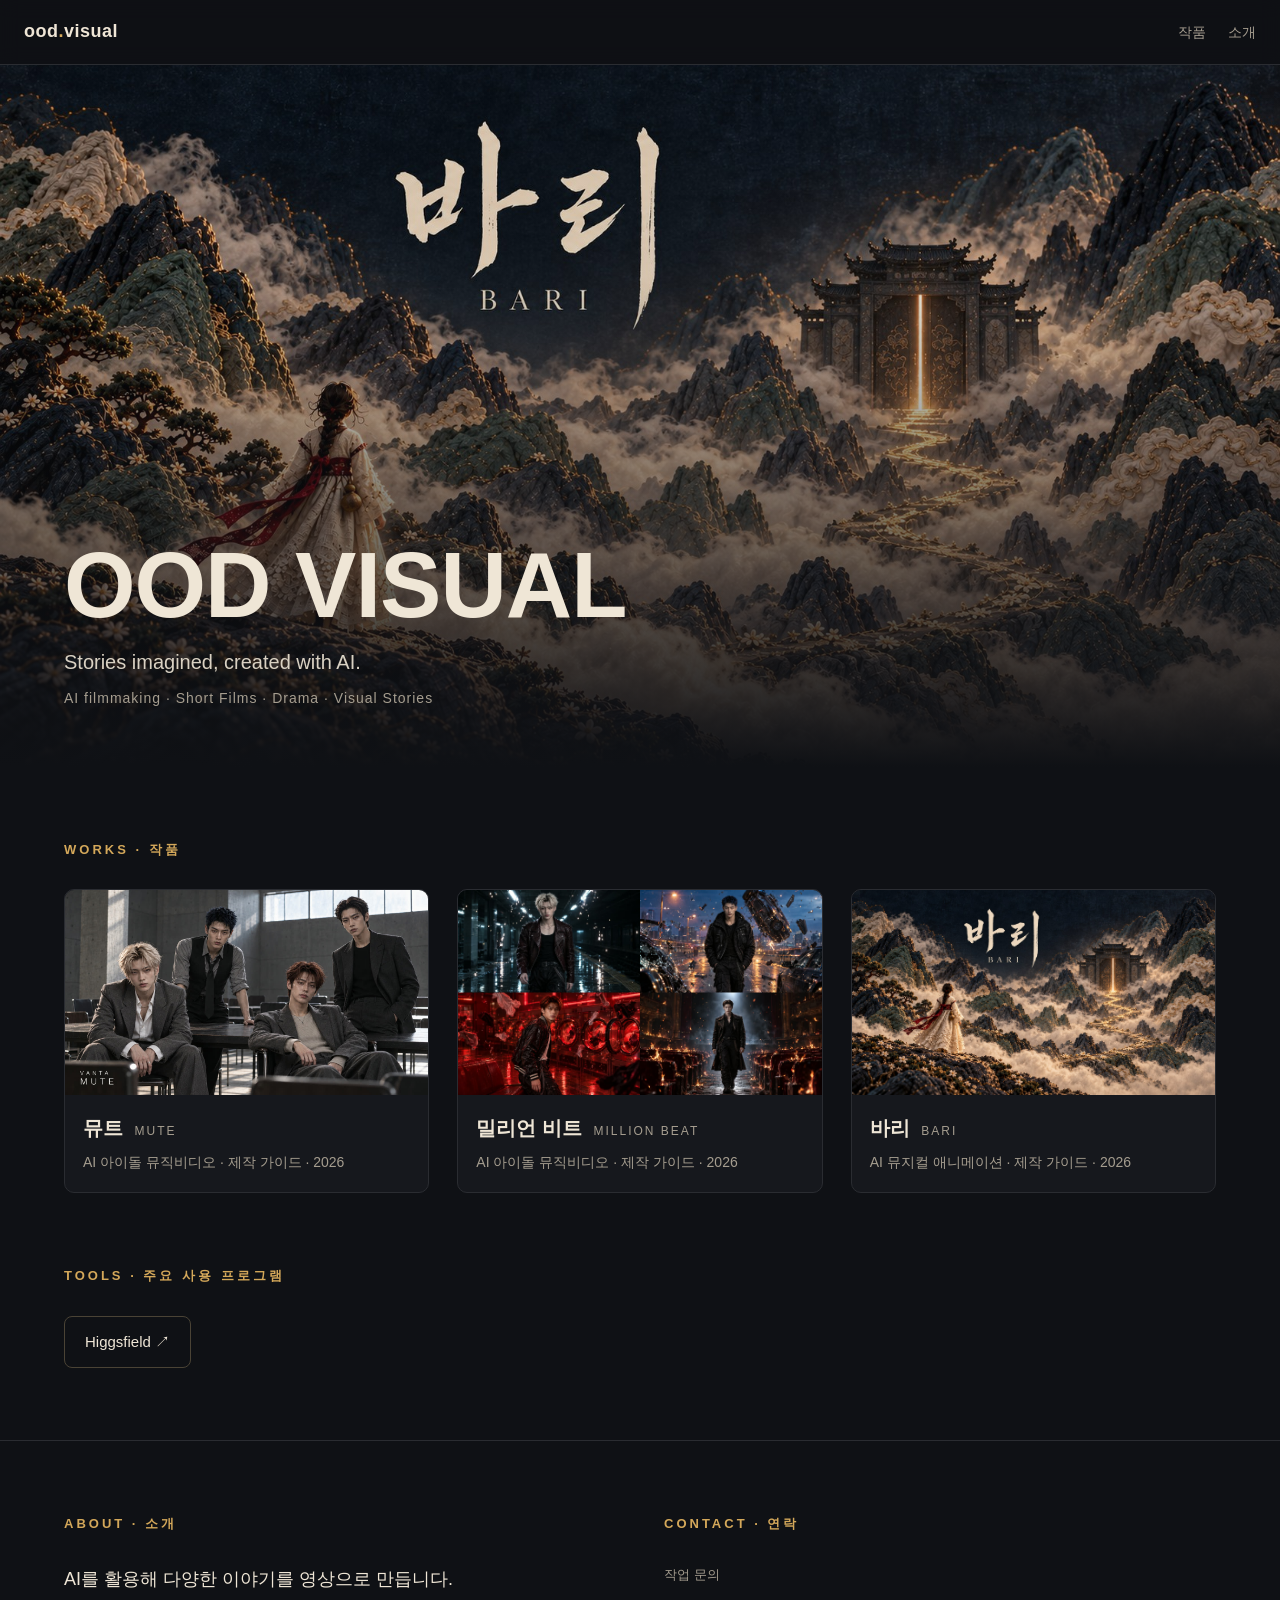
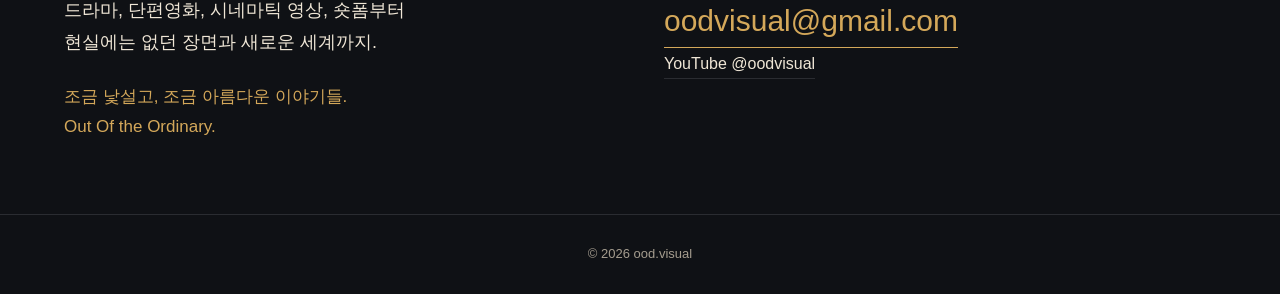
<file: index.html>
<!doctype html>
<html lang="ko">
<head>
<meta charset="utf-8">
<meta name="viewport" content="width=device-width,initial-scale=1">
<title>ood.visual</title>
<meta name="description" content="OOD VISUAL · Stories imagined, created with AI. AI를 활용해 다양한 이야기를 영상으로 만듭니다.">
<meta property="og:title" content="OOD VISUAL">
<meta property="og:description" content="Stories imagined, created with AI.">
<meta property="og:image" content="works/bari/guide/assets/cover.jpg">
<link rel="stylesheet" href="css/style.css">
</head>
<body>
<header class="top">
  <a class="logo" href="./">ood<b>.</b>visual</a>
  <nav><a href="#works">작품</a><a href="#about">소개</a></nav>
</header>

<section class="hero">
  <img id="hero-img" src="works/bari/guide/assets/cover.jpg" alt="">
  <div class="wrap">
    <h1>OOD VISUAL</h1>
    <p data-site="tagline"></p>
    <p class="hero-sub" data-site="fields"></p>
  </div>
</section>

<section id="works" class="section">
  <div class="wrap">
    <h2>Works · 작품</h2>
    <div id="works-grid" class="grid"></div>
  </div>
</section>

<section id="tools" class="section tools">
  <div class="wrap">
    <h2>Tools · 주요 사용 프로그램</h2>
    <div id="tools-list" class="actions"></div>
  </div>
</section>

<section id="about" class="section about">
  <div class="wrap about-in">
    <div>
      <h2>About · 소개</h2>
      <p class="pre" data-site="about"></p>
      <p class="pre motto" data-site="motto"></p>
    </div>
    <div class="contact">
      <h2>Contact · 연락</h2>
      <small>작업 문의</small>
      <a data-site="email" href="#"></a>
      <p class="handle"><a data-site="youtube" href="https://www.youtube.com/@oodvisual" target="_blank" rel="noopener"></a></p>
    </div>
  </div>
</section>

<footer class="foot">© <span id="year"></span> ood.visual</footer>
<script src="js/works.js"></script>
<script src="js/site.js"></script>
</body>
</html>
</file>
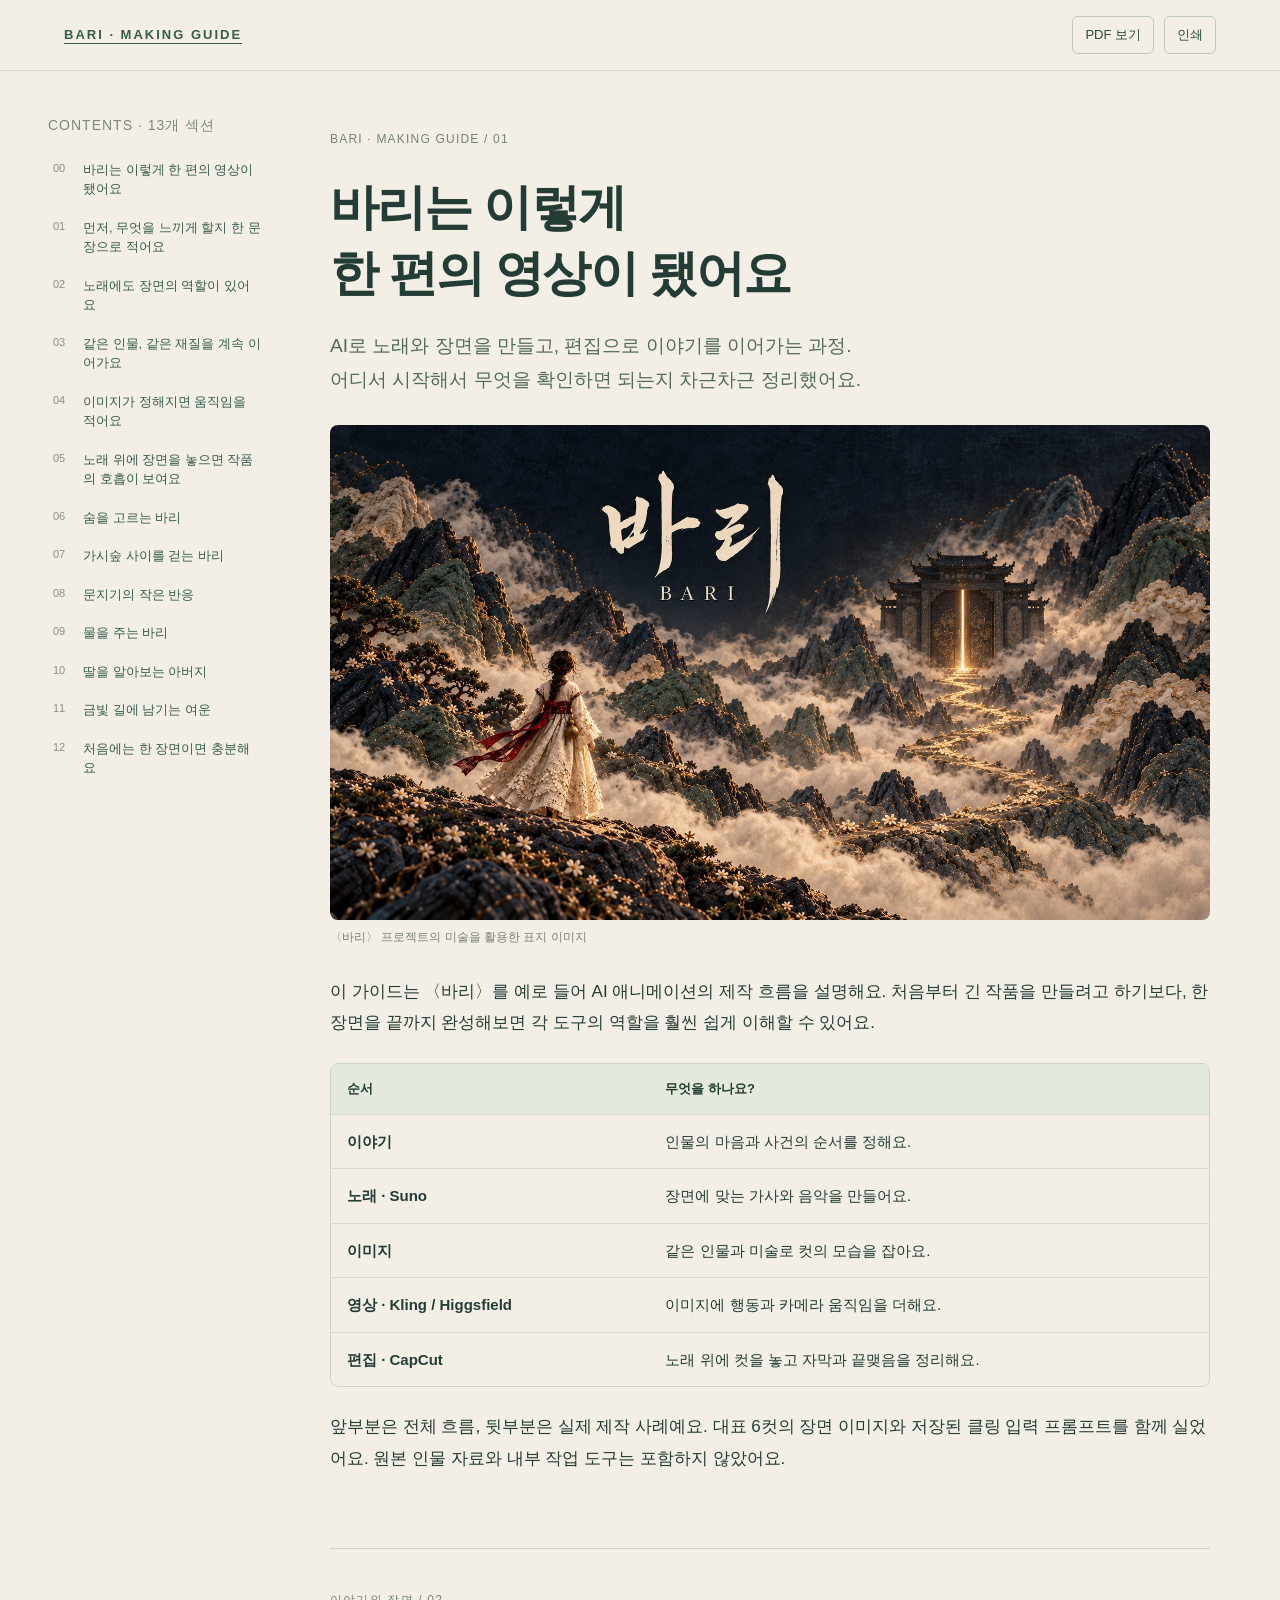
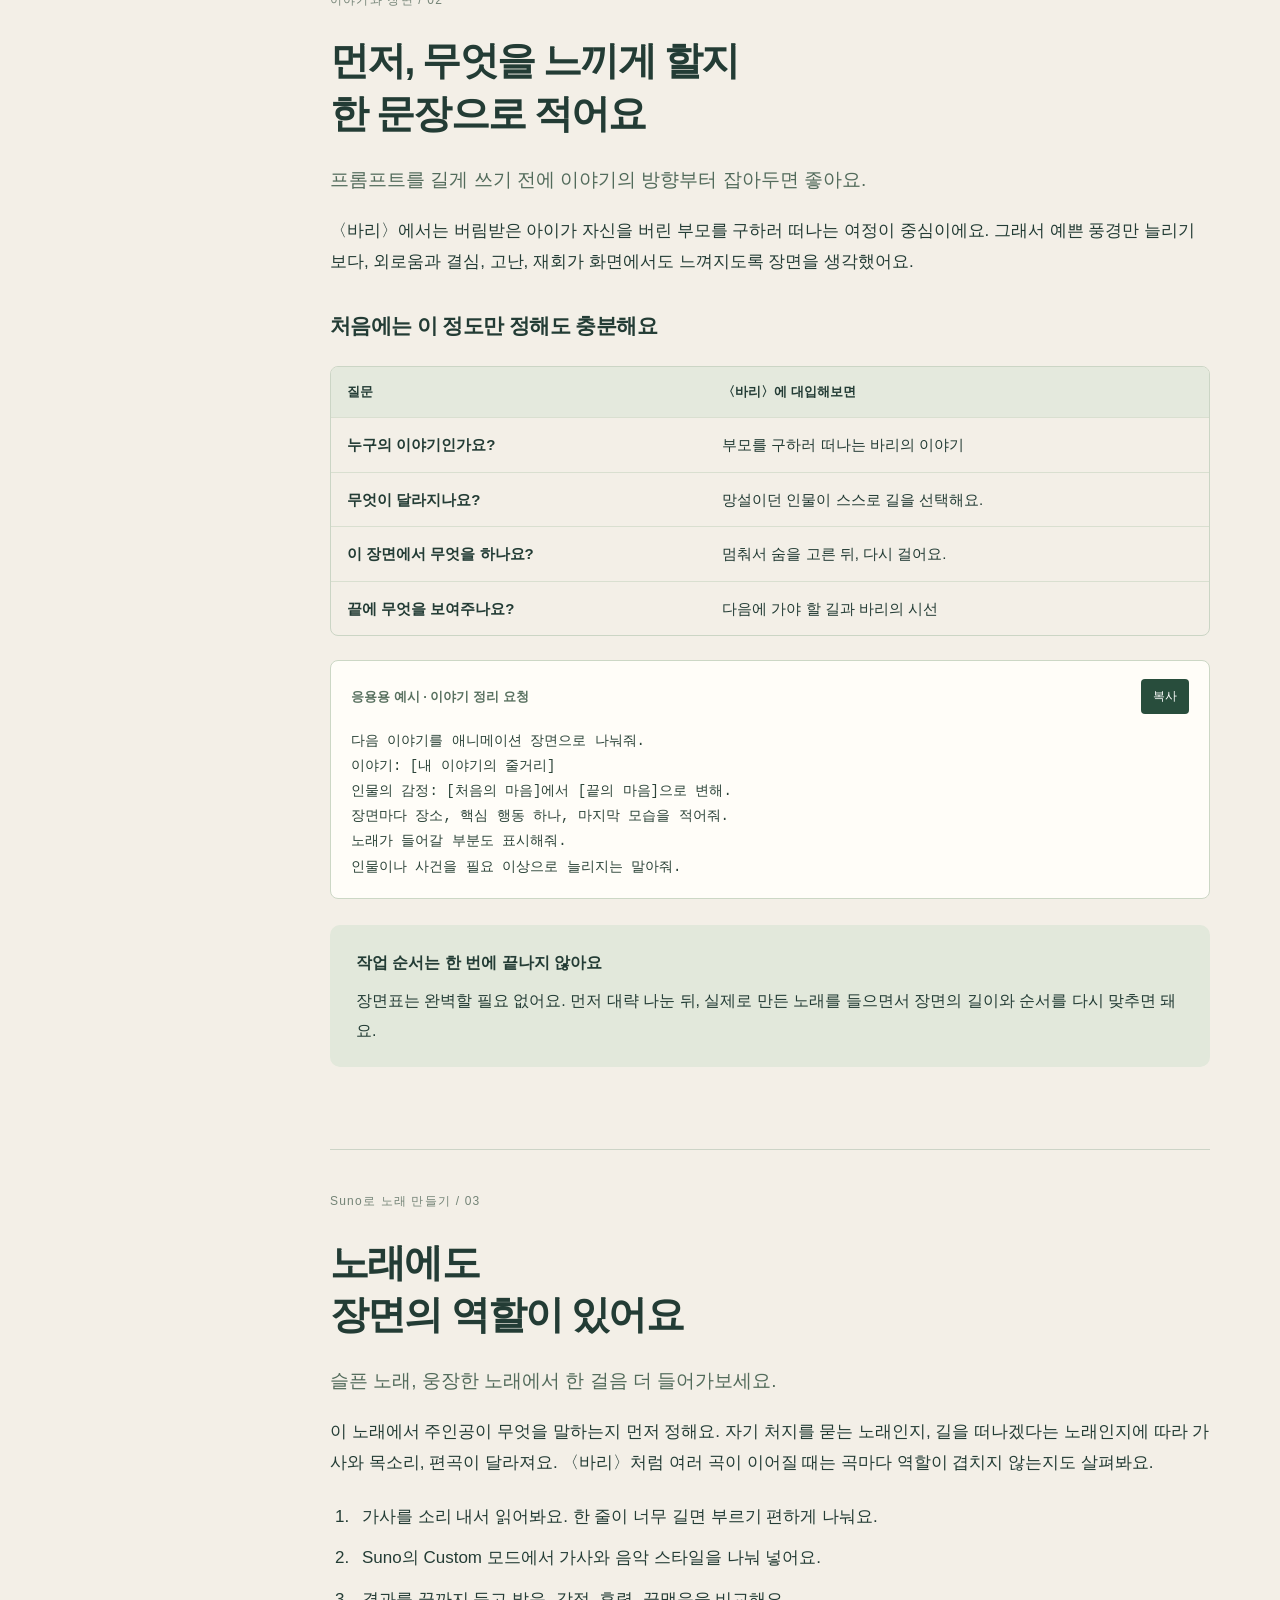
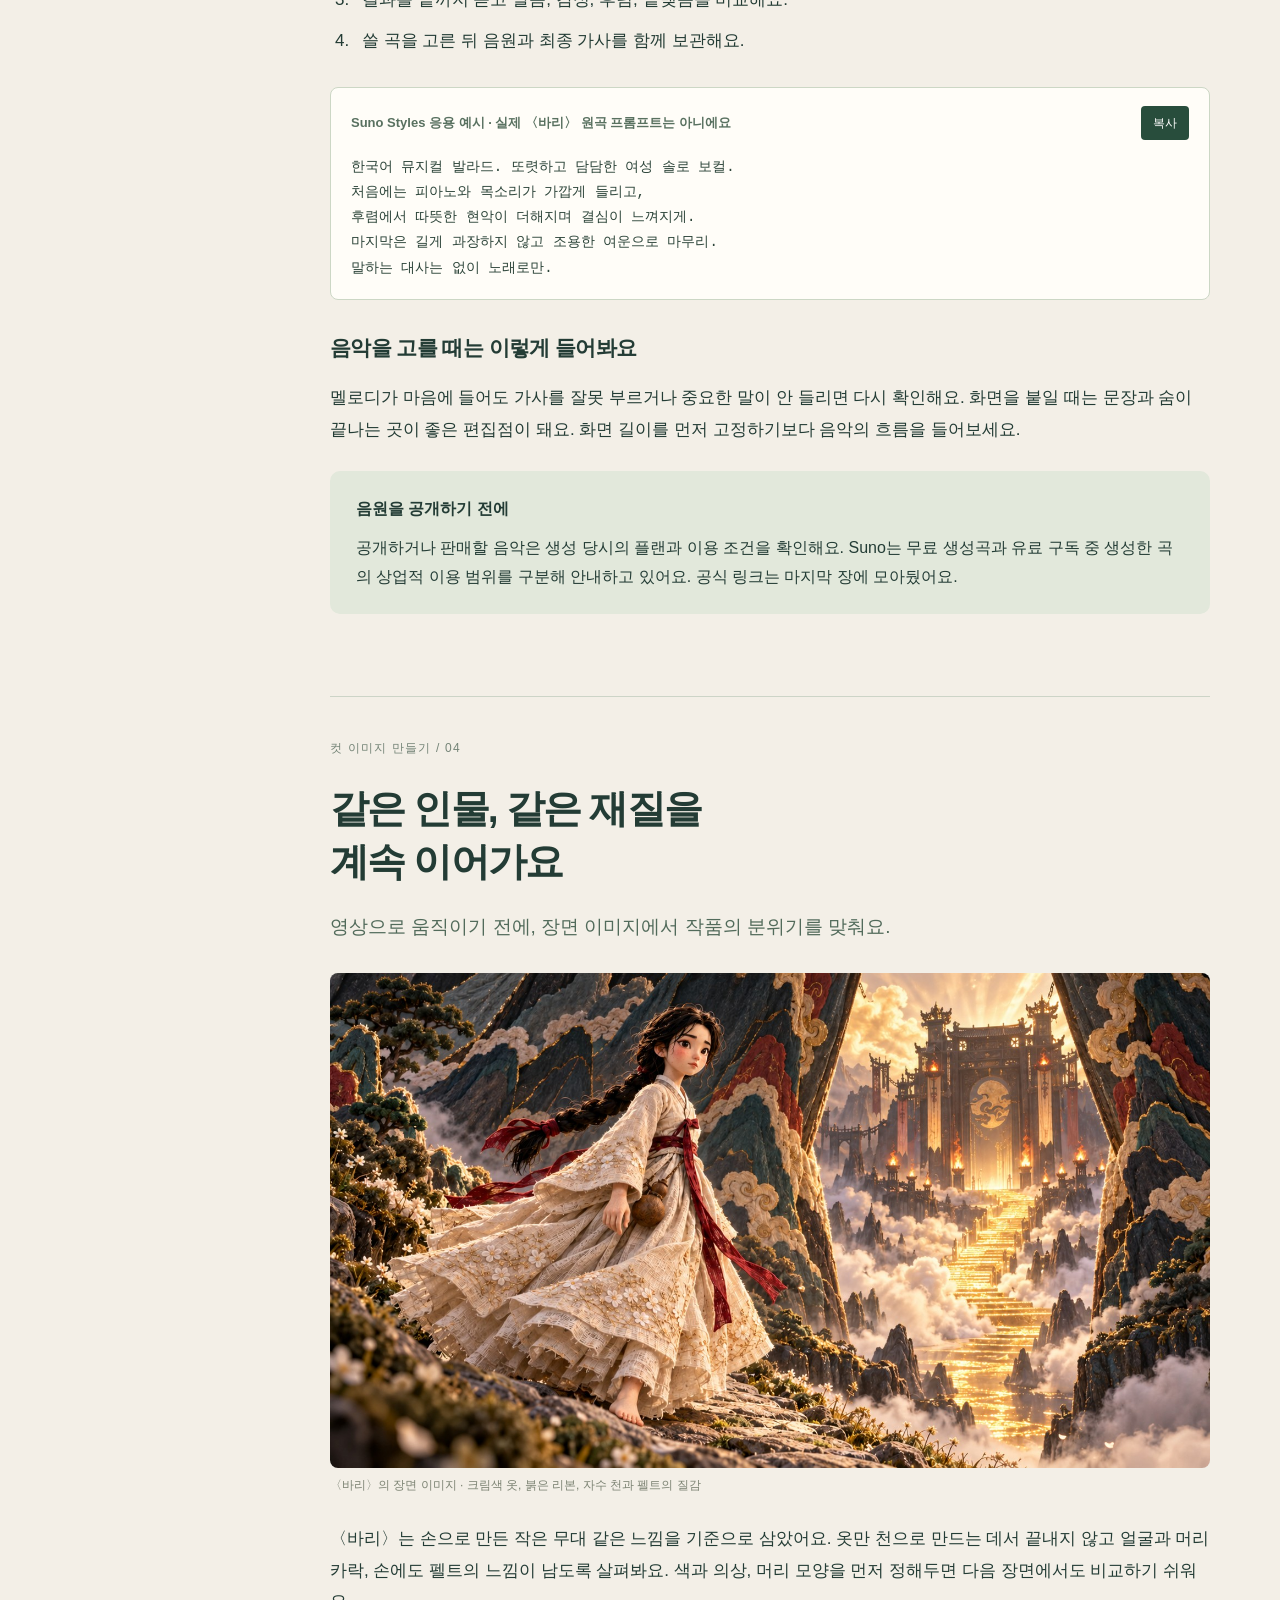
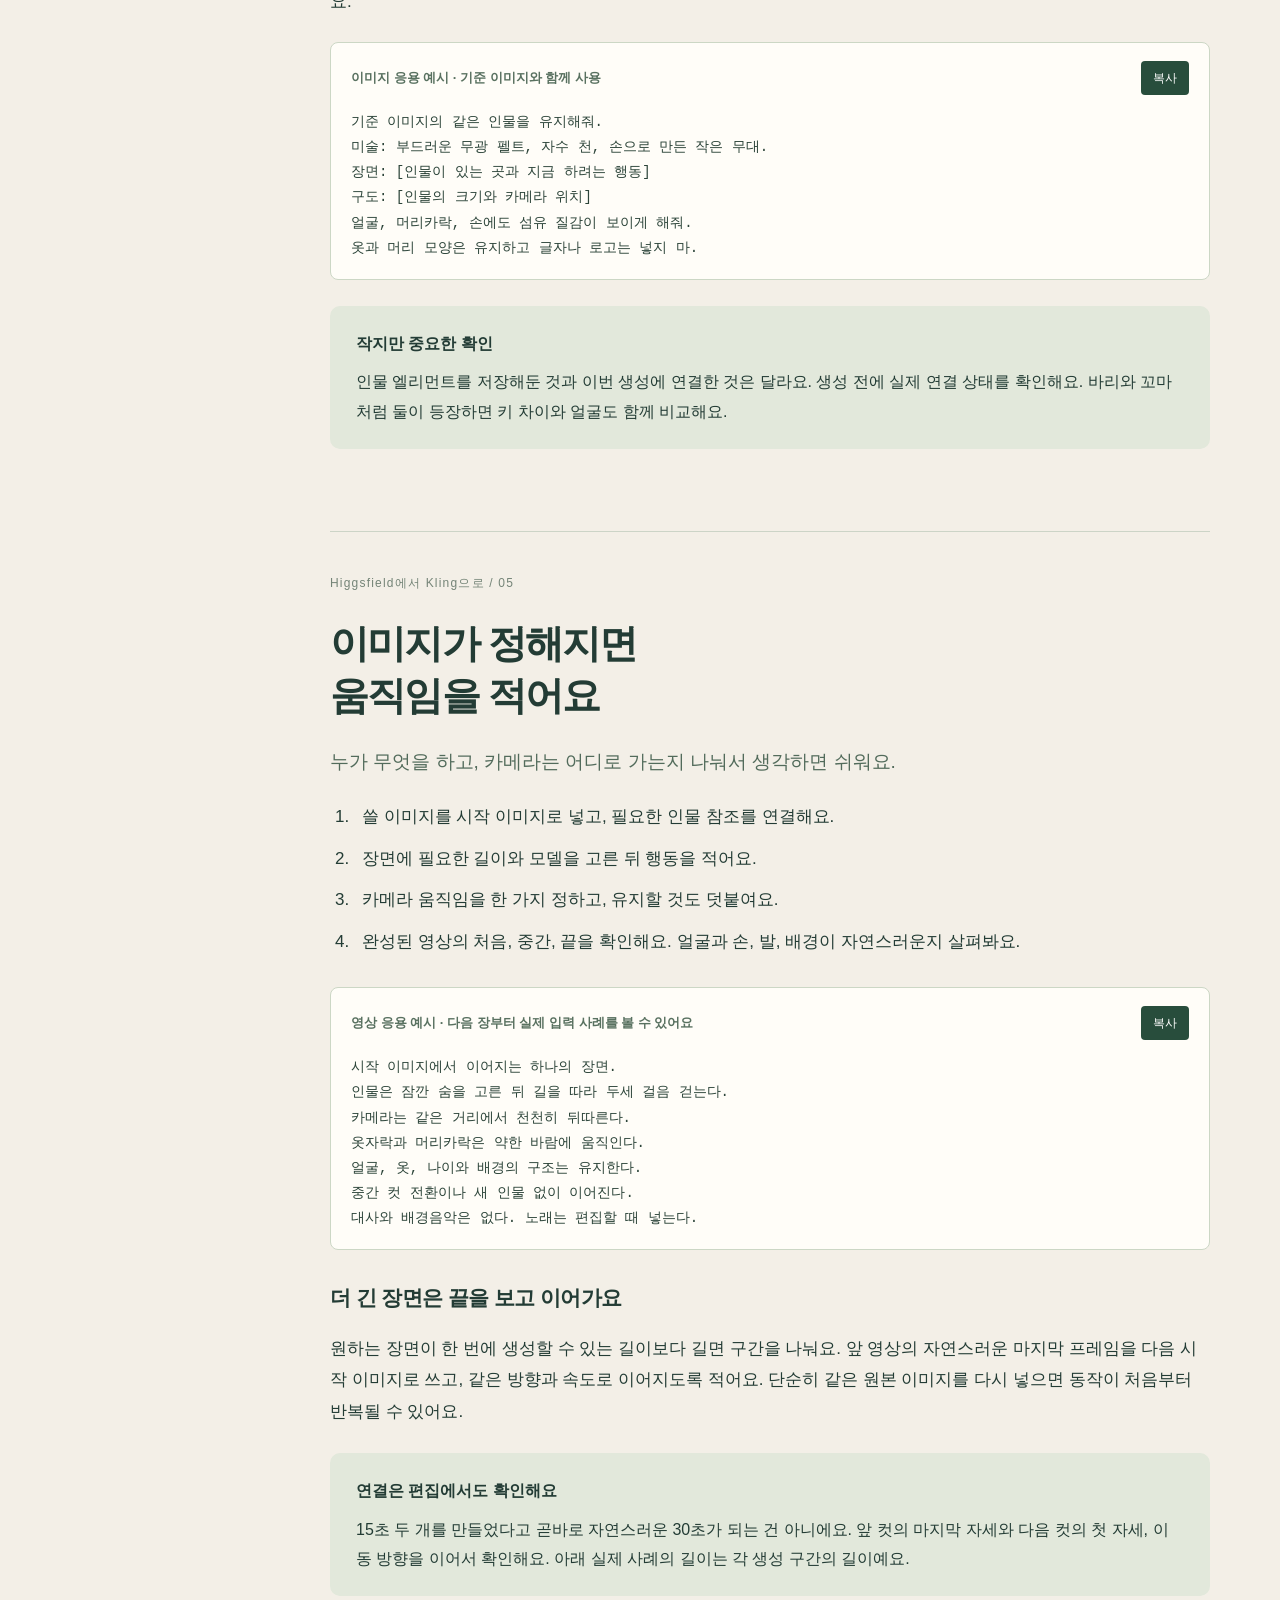
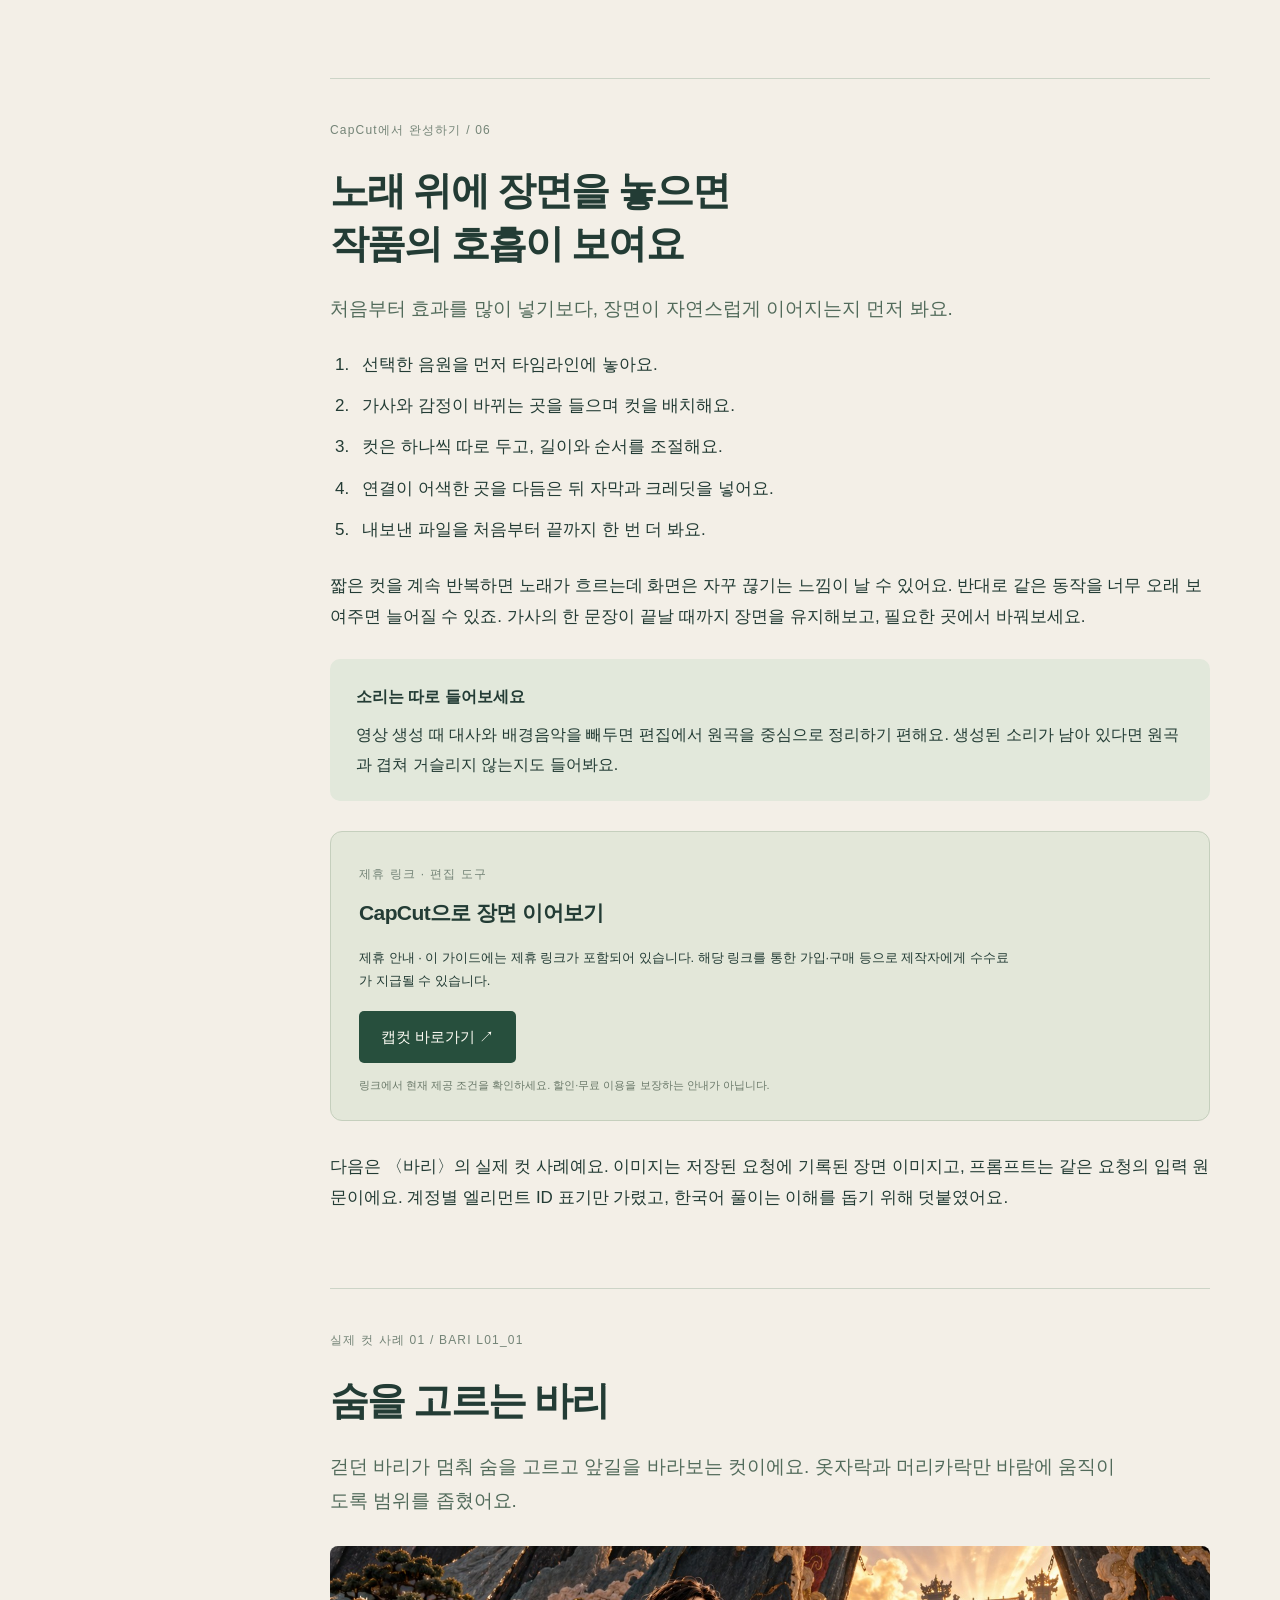
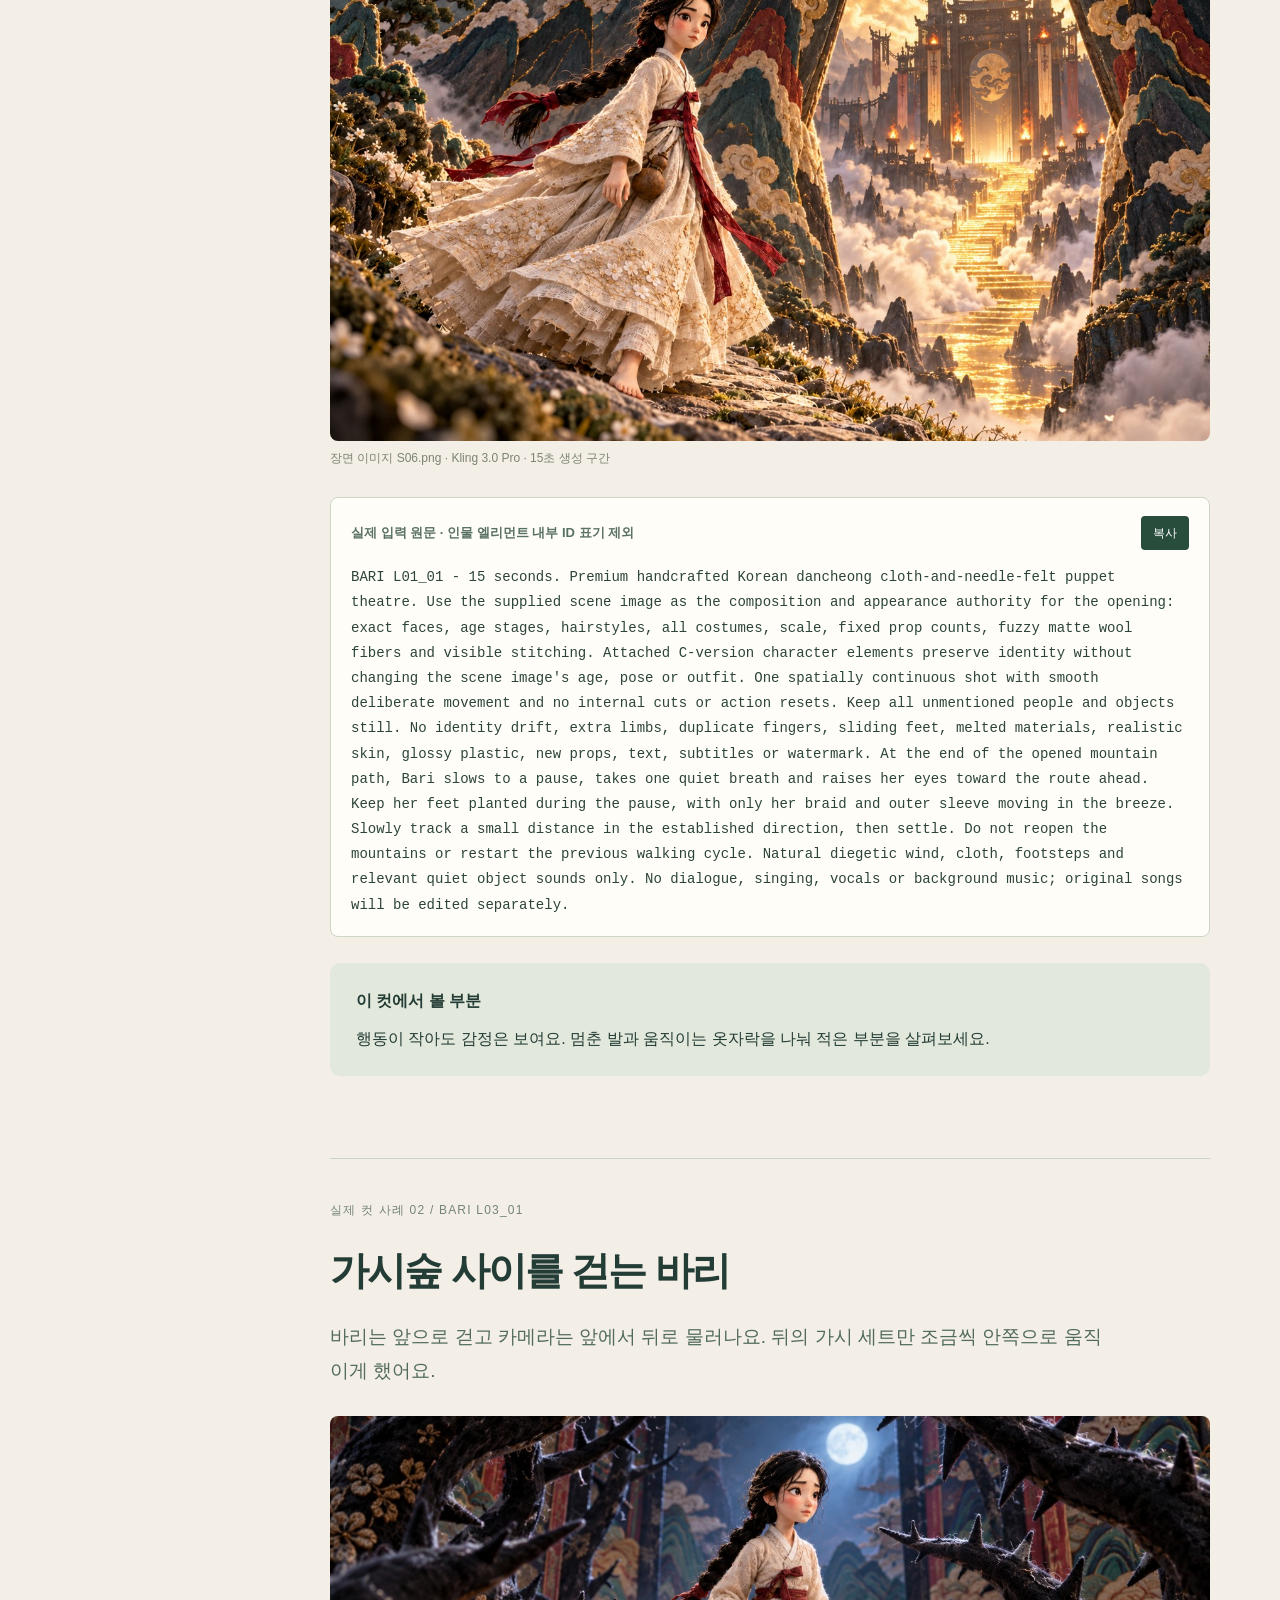
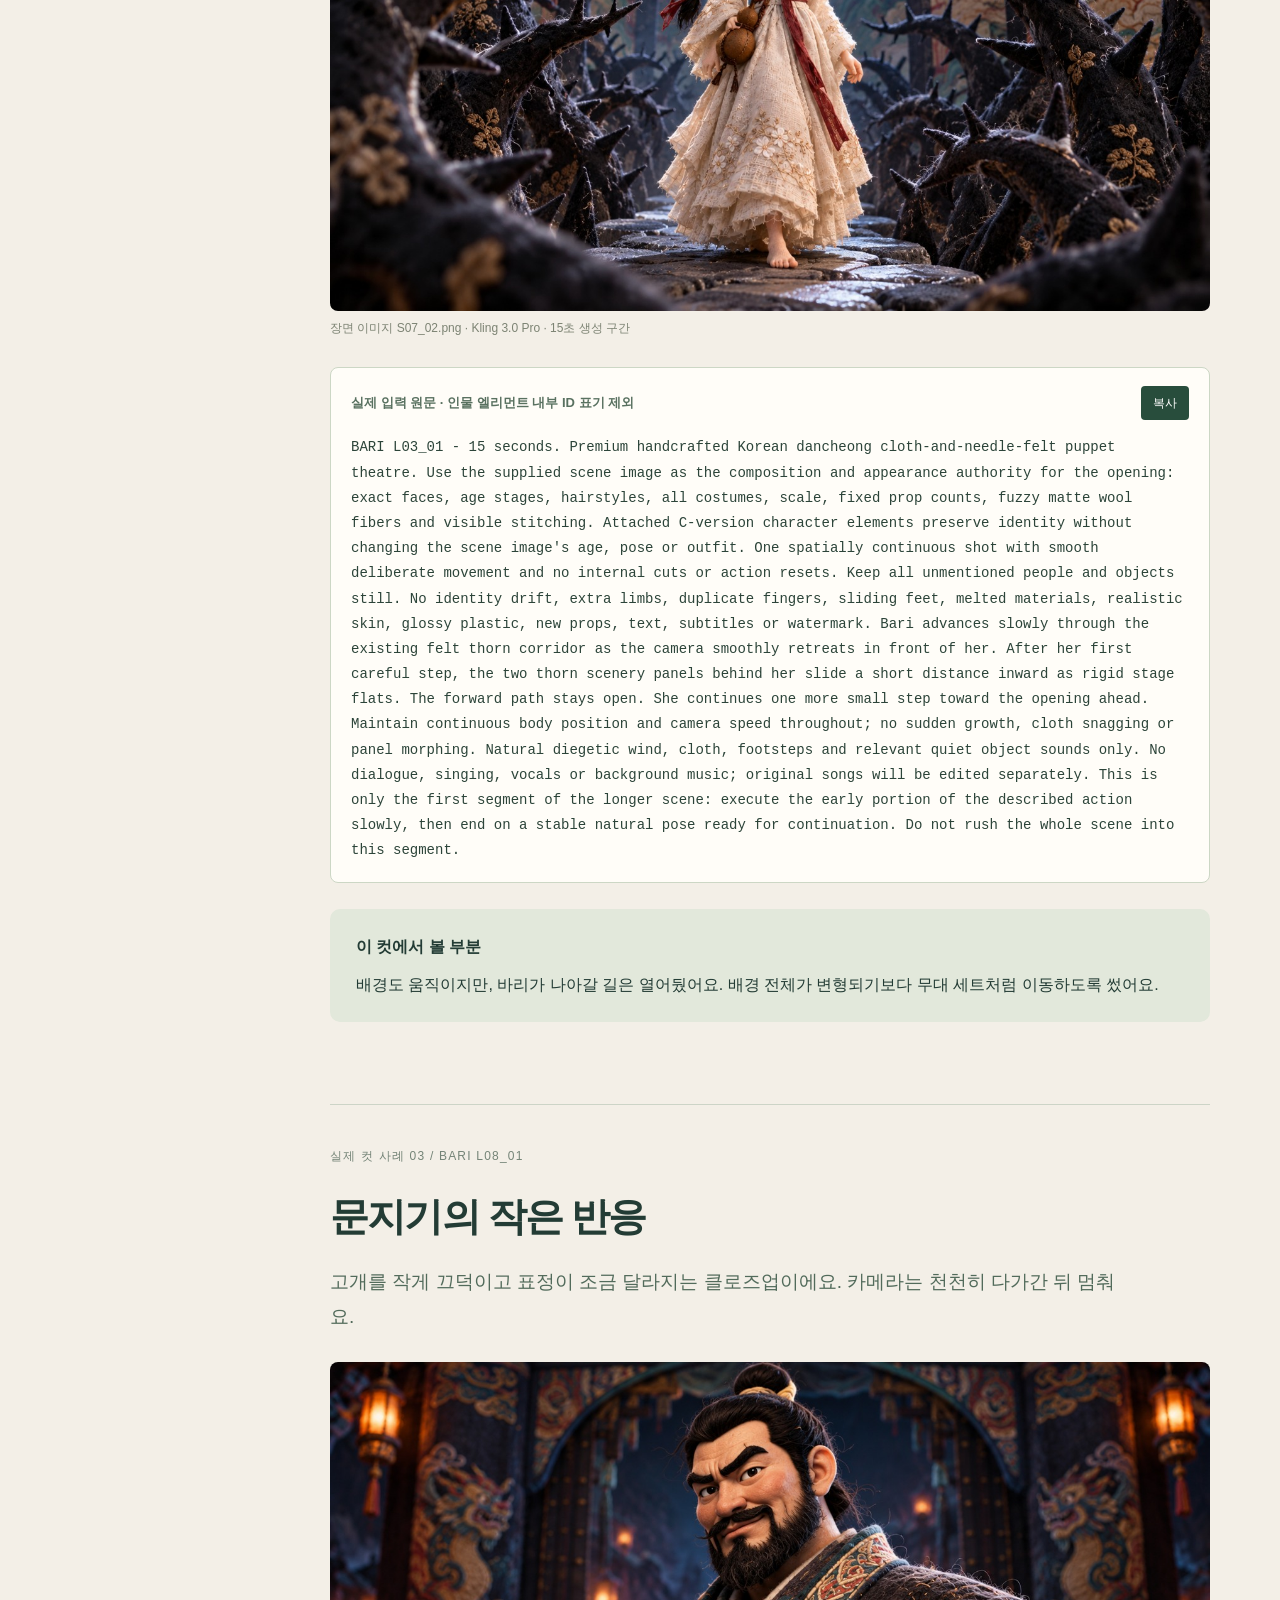
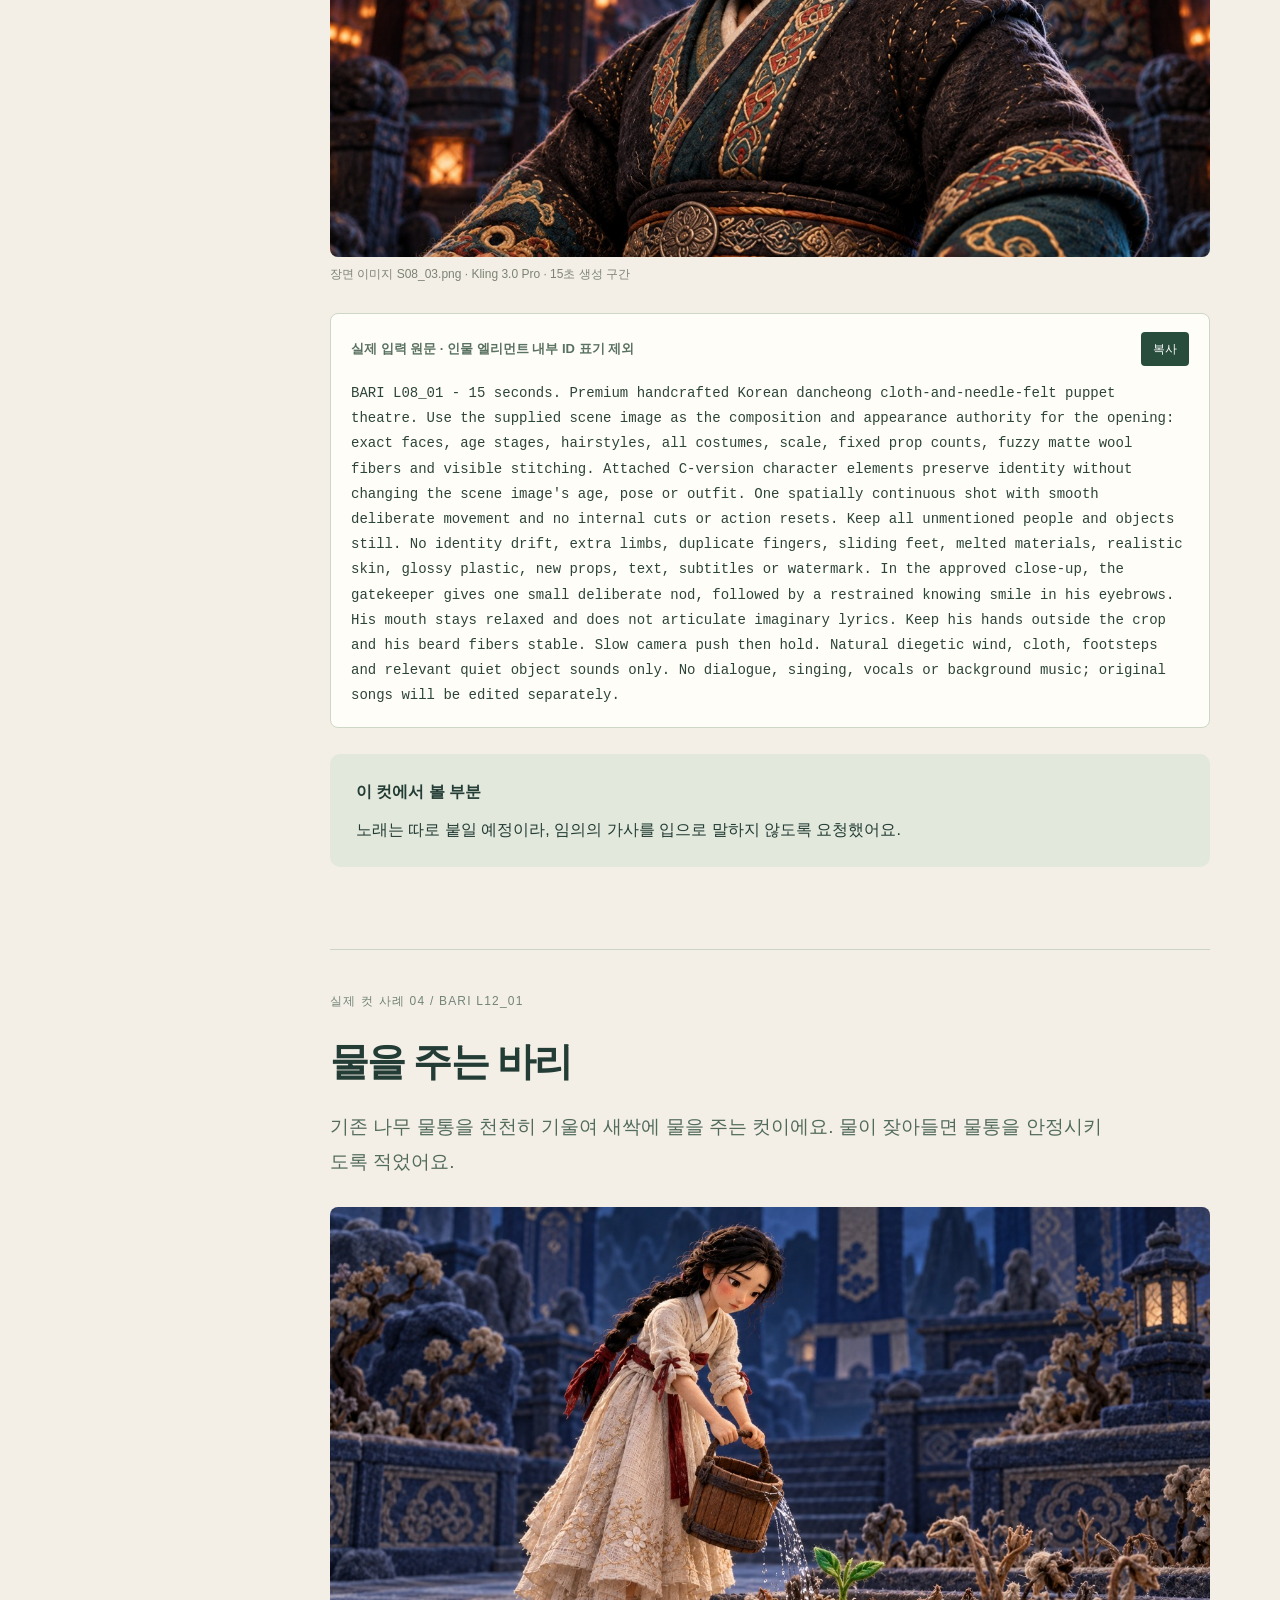
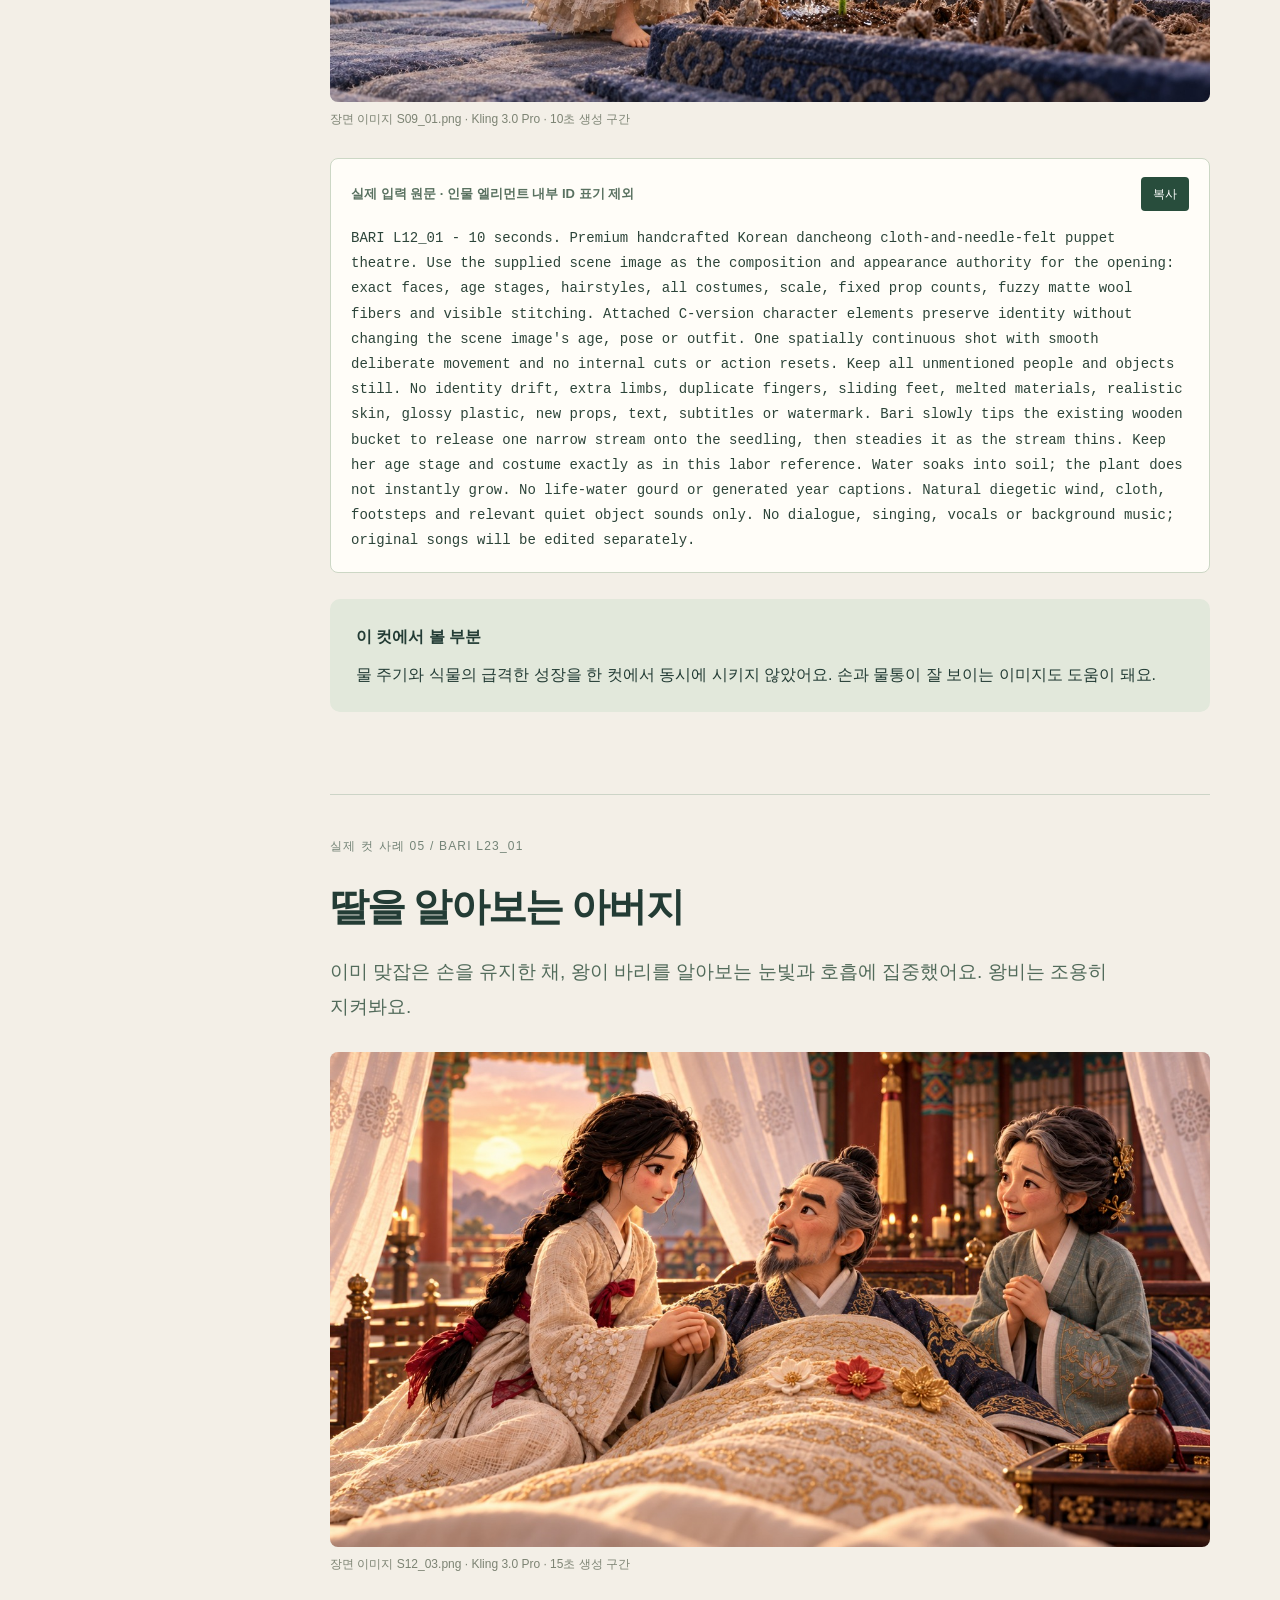
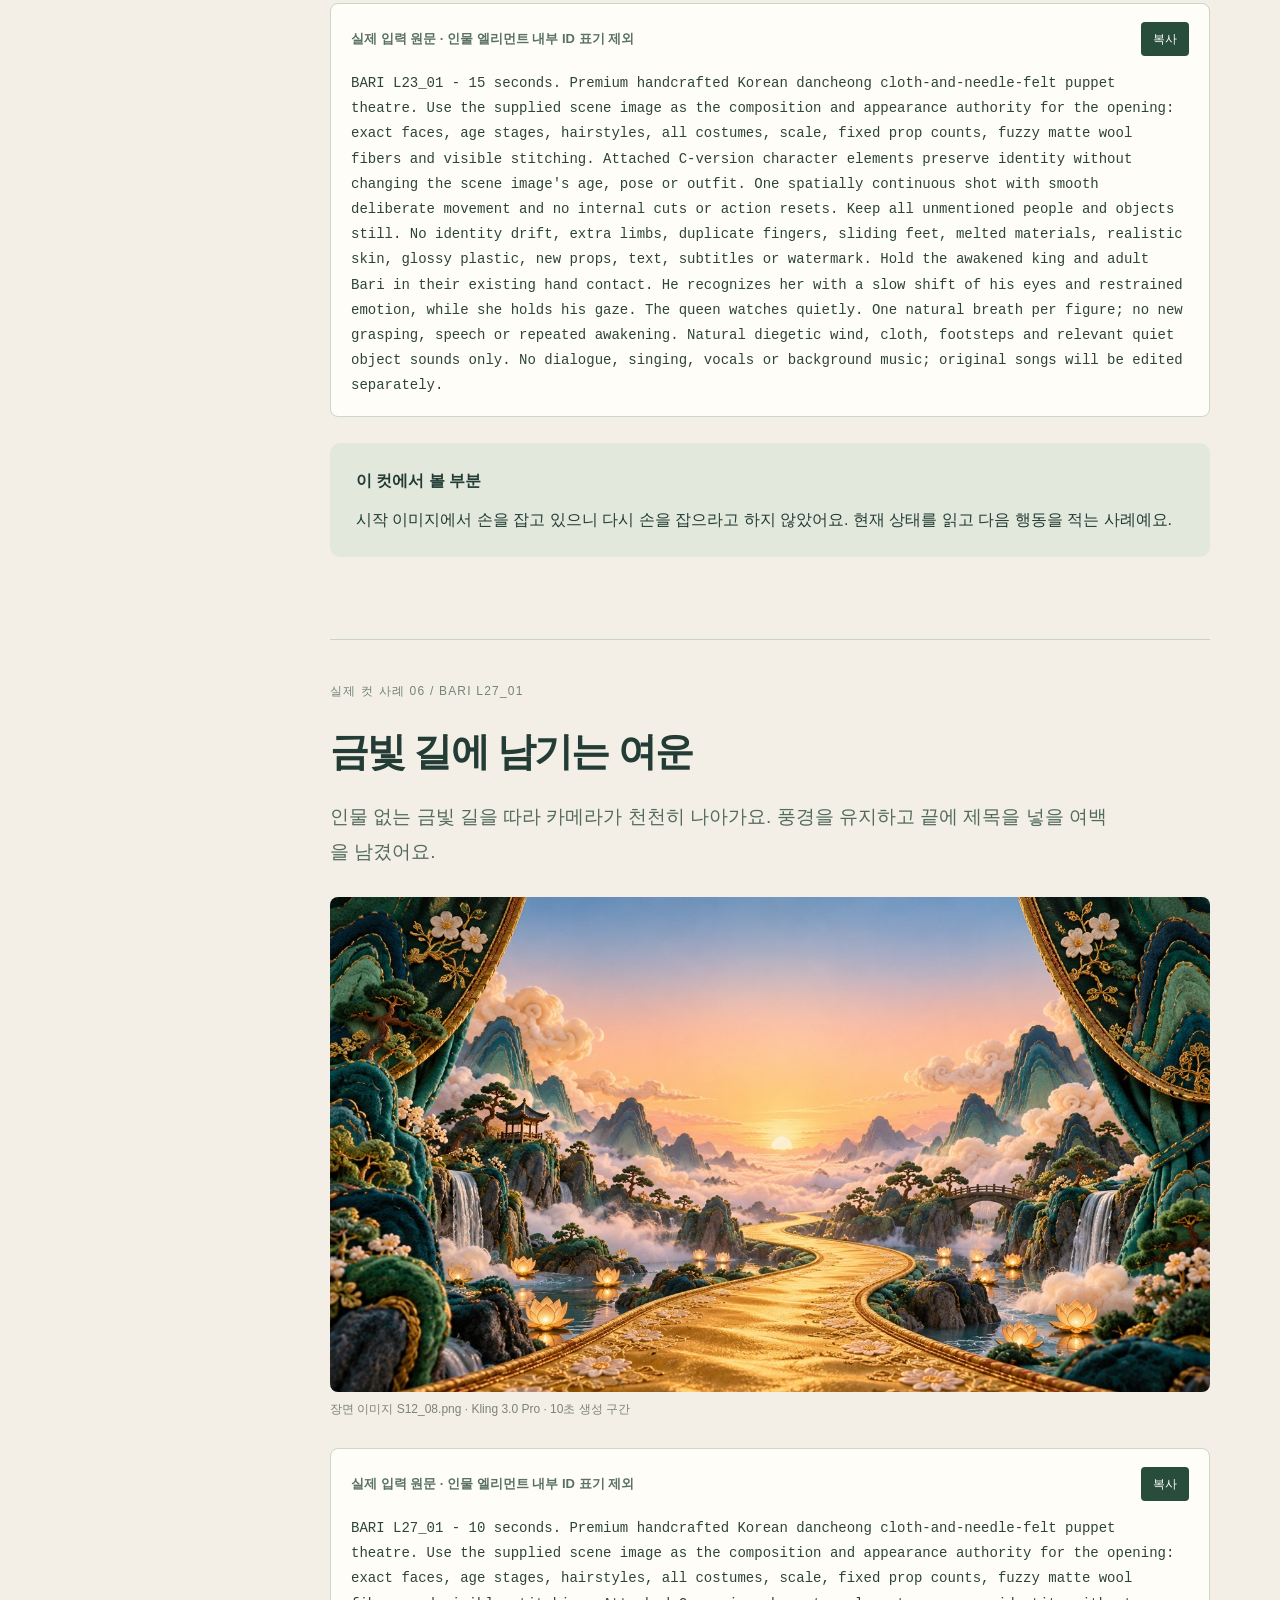
<file: works/bari/guide/index.html>
<!doctype html><html lang="ko"><head><meta charset="utf-8"><meta name="viewport" content="width=device-width,initial-scale=1"><meta name="description" content="Suno 음악 제작, Kling 영상 생성, CapCut 편집을 따라 배우는 공개용 AI 애니메이션 제작 가이드"><title>바리 · AI 애니메이션 제작 가이드</title><style>*{box-sizing:border-box}html{scroll-behavior:smooth;scroll-padding-top:88px}body{margin:0;background:#f3efe7;color:#233c35;font:17px/1.85 -apple-system,BlinkMacSystemFont,"Apple SD Gothic Neo",sans-serif}a{color:#365d4c;text-underline-offset:4px}button,a{touch-action:manipulation}button{font:inherit;cursor:pointer}button:focus-visible,a:focus-visible{outline:3px solid #af7a43;outline-offset:4px}.top{position:sticky;top:0;z-index:10;display:flex;justify-content:space-between;align-items:center;gap:16px;padding:16px 5vw;border-bottom:1px solid #d7ddd0;background:#f3efe7f5;backdrop-filter:blur(8px)}.brand{font-size:13px;letter-spacing:2px;font-weight:700}.tools{display:flex;gap:10px;align-items:center}.tools a,.tools button{border:1px solid #bdc8bb;background:transparent;color:#294b3f;border-radius:6px;padding:6px 12px;font-size:13px;text-decoration:none}.layout{display:grid;grid-template-columns:230px minmax(0,880px);gap:52px;max-width:1240px;margin:auto;padding:42px 28px 90px}nav{position:sticky;top:98px;align-self:start;max-height:calc(100vh - 120px);overflow:auto;padding-right:12px}nav h2{font-size:14px;letter-spacing:1px;font-weight:500;color:#7c887c;margin:0 0 14px}nav a{display:flex;gap:10px;text-decoration:none;line-height:1.5;font-size:13px;margin:0 0 5px;padding:7px 5px;border-radius:4px}nav a:hover{background:#e5e8db}nav span{font-size:11px;color:#8b917f;min-width:20px}main{min-width:0}.chapter{padding:40px 0 56px;border-bottom:1px solid #ccd4c7}.chapter:first-child{padding-top:15px}.kicker{color:#748477;font-size:12px;letter-spacing:1.2px}.chapter h2{font-size:39px;letter-spacing:-1.8px;line-height:1.35;margin:24px 0 22px;word-break:keep-all}.chapter:first-child h2{font-size:49px}.lead{font-size:19px;color:#526b5b;line-height:1.8;max-width:790px}p{margin:18px 0}h3{font-size:21px;line-height:1.55;margin:32px 0 14px;letter-spacing:-.6px}.note{background:#e2e8db;padding:22px 26px;border-radius:10px;margin:26px 0}.note b{font-size:16px}.note p{margin:8px 0 0;font-size:16px}.steps{padding-left:24px}.steps li{padding:4px 0 6px 8px}figure{margin:28px 0}figure img{display:block;width:100%;border-radius:8px}figcaption{font-size:12px;color:#7c8373;line-height:1.65;margin-top:8px}.table-wrap{overflow-x:auto;border:1px solid #cbd5c5;border-radius:8px;margin:24px 0}table{border-collapse:collapse;width:100%;font-size:15px;line-height:1.7}th{text-align:left;background:#e4e9dd;font-size:13px;white-space:nowrap}th,td{padding:14px 16px;border-bottom:1px solid #d9dfd0;vertical-align:top}tr:last-child td{border-bottom:0}td:first-child{font-weight:600;min-width:105px}.prompt{background:#fffdf8;border:1px solid #ccd7c5;border-radius:8px;padding:18px 20px;margin:24px 0}.prompt>div{display:flex;align-items:center;justify-content:space-between;gap:15px}.prompt b{font-size:13px;color:#597160}.prompt button{background:#284d3c;color:white;border:0;padding:6px 12px;border-radius:4px;font-size:12px;flex-shrink:0}pre{white-space:pre-wrap;overflow-wrap:anywhere;font:14px/1.8 ui-monospace,SFMono-Regular,Menlo,"Apple SD Gothic Neo",monospace;margin:15px 0 0;color:#2c4439}.copy-status{font-size:12px;color:#6a745d}.affiliate{background:#e3e7d9;border-radius:12px;padding:25px 28px;margin:30px 0;border:1px solid #c5cfbd}.affiliate h3{margin:8px 0 12px}.affiliate p{font-size:13px;line-height:1.75;max-width:650px}.button{display:inline-block;text-decoration:none;background:#274f3d;color:#fffdf5;padding:12px 22px;border-radius:5px;font-size:15px}.affiliate small{display:block;font-size:11px;color:#6a7969;margin-top:12px}.sources{padding-left:22px;font-size:13px;line-height:1.85}.sources li{margin:4px 0}.ending{font-size:12px;color:#7d8876;padding-top:24px}.download-box{display:flex;gap:10px;flex-wrap:wrap;margin-top:25px}.download-box a{border:1px solid #cbd4c3;border-radius:5px;padding:8px 12px;font-size:12px;text-decoration:none;background:#f9f7f0}@media(max-width:980px){.layout{grid-template-columns:1fr;max-width:880px;gap:15px;padding-top:20px}nav{position:static;max-height:180px;display:flex;flex-wrap:wrap;gap:4px;overflow:auto;padding:12px 0;border-bottom:1px solid #d5ddcc}nav h2{width:100%;margin-bottom:5px}nav a{font-size:11px;background:#e6e8dc;padding:6px 9px;margin:0;max-width:240px}nav span{min-width:12px}.chapter{padding-top:30px}}@media(max-width:600px){body{font-size:16px}.layout{padding:20px 18px 60px}.chapter h2,.chapter:first-child h2{font-size:32px;letter-spacing:-1px}.lead{font-size:17px}.brand{font-size:10px;letter-spacing:.8px}.top{padding:12px 18px}.tools a,.tools button{font-size:11px;padding:5px 8px}.tools{gap:5px}.note,.affiliate{padding:20px}.table-wrap{margin-left:-3px;margin-right:-3px}th,td{padding:10px;min-width:95px}table{font-size:13px}pre{font-size:12px}.prompt{padding:15px}.chapter{padding-bottom:38px}}@media print{.top,nav,.copy,.copy-status,.download-box{display:none}.layout{display:block;padding:0;max-width:none}body{background:white;font-size:11pt}.chapter{break-before:page;padding:0;border:0}.chapter:first-child{break-before:auto}.chapter h2,.chapter:first-child h2{font-size:28pt}.lead{font-size:12pt}.table-wrap,.note,.prompt,.affiliate,figure{break-inside:avoid}a{color:inherit}.chapter figure img{max-height:85mm;object-fit:contain}.note,.affiliate{background:#edf0e7}pre{font-size:9pt}@page{size:A4;margin:18mm}}</style></head><body><header class="top"><a class="brand" href="#start">BARI · MAKING GUIDE</a><div class="tools"><a href="output/pdf/BARI_AI애니메이션_제작가이드_실제컷사례_v2.pdf">PDF 보기</a><button onclick="window.print()">인쇄</button></div></header><div class="layout"><nav aria-label="목차"><h2>CONTENTS · 13개 섹션</h2><a href="#start"><span>00</span>바리는 이렇게 한 편의 영상이 됐어요</a><a href="#story"><span>01</span>먼저, 무엇을 느끼게 할지 한 문장으로 적어요</a><a href="#music"><span>02</span>노래에도 장면의 역할이 있어요</a><a href="#images"><span>03</span>같은 인물, 같은 재질을 계속 이어가요</a><a href="#video"><span>04</span>이미지가 정해지면 움직임을 적어요</a><a href="#editing"><span>05</span>노래 위에 장면을 놓으면 작품의 호흡이 보여요</a><a href="#case-l01"><span>06</span>숨을 고르는 바리</a><a href="#case-l03"><span>07</span>가시숲 사이를 걷는 바리</a><a href="#case-l08"><span>08</span>문지기의 작은 반응</a><a href="#case-l12"><span>09</span>물을 주는 바리</a><a href="#case-l23"><span>10</span>딸을 알아보는 아버지</a><a href="#case-l27"><span>11</span>금빛 길에 남기는 여운</a><a href="#finish"><span>12</span>처음에는 한 장면이면 충분해요</a></nav><main><section id="start" class="chapter"><div class="kicker">BARI · MAKING GUIDE / 01</div><h2>바리는 이렇게<br>한 편의 영상이 됐어요</h2><p class="lead">AI로 노래와 장면을 만들고, 편집으로 이야기를 이어가는 과정.<br>어디서 시작해서 무엇을 확인하면 되는지 차근차근 정리했어요.</p><figure><img src="assets/cover.jpg" alt="〈바리〉 프로젝트의 미술을 활용한 표지 이미지"><figcaption>〈바리〉 프로젝트의 미술을 활용한 표지 이미지</figcaption></figure><p>이 가이드는 〈바리〉를 예로 들어 AI 애니메이션의 제작 흐름을 설명해요. 처음부터 긴 작품을 만들려고 하기보다, 한 장면을 끝까지 완성해보면 각 도구의 역할을 훨씬 쉽게 이해할 수 있어요.</p><div class="table-wrap"><table><thead><tr><th>순서</th><th>무엇을 하나요?</th></tr></thead><tbody><tr><td>이야기</td><td>인물의 마음과 사건의 순서를 정해요.</td></tr><tr><td>노래 · Suno</td><td>장면에 맞는 가사와 음악을 만들어요.</td></tr><tr><td>이미지</td><td>같은 인물과 미술로 컷의 모습을 잡아요.</td></tr><tr><td>영상 · Kling / Higgsfield</td><td>이미지에 행동과 카메라 움직임을 더해요.</td></tr><tr><td>편집 · CapCut</td><td>노래 위에 컷을 놓고 자막과 끝맺음을 정리해요.</td></tr></tbody></table></div><p>앞부분은 전체 흐름, 뒷부분은 실제 제작 사례예요. 대표 6컷의 장면 이미지와 저장된 클링 입력 프롬프트를 함께 실었어요. 원본 인물 자료와 내부 작업 도구는 포함하지 않았어요.</p></section><section id="story" class="chapter"><div class="kicker">이야기와 장면 / 02</div><h2>먼저, 무엇을 느끼게 할지<br>한 문장으로 적어요</h2><p class="lead">프롬프트를 길게 쓰기 전에 이야기의 방향부터 잡아두면 좋아요.</p><p>〈바리〉에서는 버림받은 아이가 자신을 버린 부모를 구하러 떠나는 여정이 중심이에요. 그래서 예쁜 풍경만 늘리기보다, 외로움과 결심, 고난, 재회가 화면에서도 느껴지도록 장면을 생각했어요.</p><h3>처음에는 이 정도만 정해도 충분해요</h3><div class="table-wrap"><table><thead><tr><th>질문</th><th>〈바리〉에 대입해보면</th></tr></thead><tbody><tr><td>누구의 이야기인가요?</td><td>부모를 구하러 떠나는 바리의 이야기</td></tr><tr><td>무엇이 달라지나요?</td><td>망설이던 인물이 스스로 길을 선택해요.</td></tr><tr><td>이 장면에서 무엇을 하나요?</td><td>멈춰서 숨을 고른 뒤, 다시 걸어요.</td></tr><tr><td>끝에 무엇을 보여주나요?</td><td>다음에 가야 할 길과 바리의 시선</td></tr></tbody></table></div><div class="prompt"><div><b>응용용 예시 · 이야기 정리 요청</b><button class="copy" type="button">복사</button></div><pre tabindex="0">다음 이야기를 애니메이션 장면으로 나눠줘.
이야기: [내 이야기의 줄거리]
인물의 감정: [처음의 마음]에서 [끝의 마음]으로 변해.
장면마다 장소, 핵심 행동 하나, 마지막 모습을 적어줘.
노래가 들어갈 부분도 표시해줘.
인물이나 사건을 필요 이상으로 늘리지는 말아줘.</pre><span class="copy-status" aria-live="polite"></span></div><aside class="note"><b>작업 순서는 한 번에 끝나지 않아요</b><p>장면표는 완벽할 필요 없어요. 먼저 대략 나눈 뒤, 실제로 만든 노래를 들으면서 장면의 길이와 순서를 다시 맞추면 돼요.</p></aside></section><section id="music" class="chapter"><div class="kicker">Suno로 노래 만들기 / 03</div><h2>노래에도<br>장면의 역할이 있어요</h2><p class="lead">슬픈 노래, 웅장한 노래에서 한 걸음 더 들어가보세요.</p><p>이 노래에서 주인공이 무엇을 말하는지 먼저 정해요. 자기 처지를 묻는 노래인지, 길을 떠나겠다는 노래인지에 따라 가사와 목소리, 편곡이 달라져요. 〈바리〉처럼 여러 곡이 이어질 때는 곡마다 역할이 겹치지 않는지도 살펴봐요.</p><ol class="steps"><li>가사를 소리 내서 읽어봐요. 한 줄이 너무 길면 부르기 편하게 나눠요.</li><li>Suno의 Custom 모드에서 가사와 음악 스타일을 나눠 넣어요.</li><li>결과를 끝까지 듣고 발음, 감정, 후렴, 끝맺음을 비교해요.</li><li>쓸 곡을 고른 뒤 음원과 최종 가사를 함께 보관해요.</li></ol><div class="prompt"><div><b>Suno Styles 응용 예시 · 실제 〈바리〉 원곡 프롬프트는 아니에요</b><button class="copy" type="button">복사</button></div><pre tabindex="0">한국어 뮤지컬 발라드. 또렷하고 담담한 여성 솔로 보컬.
처음에는 피아노와 목소리가 가깝게 들리고,
후렴에서 따뜻한 현악이 더해지며 결심이 느껴지게.
마지막은 길게 과장하지 않고 조용한 여운으로 마무리.
말하는 대사는 없이 노래로만.</pre><span class="copy-status" aria-live="polite"></span></div><h3>음악을 고를 때는 이렇게 들어봐요</h3><p>멜로디가 마음에 들어도 가사를 잘못 부르거나 중요한 말이 안 들리면 다시 확인해요. 화면을 붙일 때는 문장과 숨이 끝나는 곳이 좋은 편집점이 돼요. 화면 길이를 먼저 고정하기보다 음악의 흐름을 들어보세요.</p><aside class="note"><b>음원을 공개하기 전에</b><p>공개하거나 판매할 음악은 생성 당시의 플랜과 이용 조건을 확인해요. Suno는 무료 생성곡과 유료 구독 중 생성한 곡의 상업적 이용 범위를 구분해 안내하고 있어요. 공식 링크는 마지막 장에 모아뒀어요.</p></aside></section><section id="images" class="chapter"><div class="kicker">컷 이미지 만들기 / 04</div><h2>같은 인물, 같은 재질을<br>계속 이어가요</h2><p class="lead">영상으로 움직이기 전에, 장면 이미지에서 작품의 분위기를 맞춰요.</p><figure><img src="assets/scene.jpg" alt="〈바리〉의 장면 이미지 · 크림색 옷, 붉은 리본, 자수 천과 펠트의 질감"><figcaption>〈바리〉의 장면 이미지 · 크림색 옷, 붉은 리본, 자수 천과 펠트의 질감</figcaption></figure><p>〈바리〉는 손으로 만든 작은 무대 같은 느낌을 기준으로 삼았어요. 옷만 천으로 만드는 데서 끝내지 않고 얼굴과 머리카락, 손에도 펠트의 느낌이 남도록 살펴봐요. 색과 의상, 머리 모양을 먼저 정해두면 다음 장면에서도 비교하기 쉬워요.</p><div class="prompt"><div><b>이미지 응용 예시 · 기준 이미지와 함께 사용</b><button class="copy" type="button">복사</button></div><pre tabindex="0">기준 이미지의 같은 인물을 유지해줘.
미술: 부드러운 무광 펠트, 자수 천, 손으로 만든 작은 무대.
장면: [인물이 있는 곳과 지금 하려는 행동]
구도: [인물의 크기와 카메라 위치]
얼굴, 머리카락, 손에도 섬유 질감이 보이게 해줘.
옷과 머리 모양은 유지하고 글자나 로고는 넣지 마.</pre><span class="copy-status" aria-live="polite"></span></div><aside class="note"><b>작지만 중요한 확인</b><p>인물 엘리먼트를 저장해둔 것과 이번 생성에 연결한 것은 달라요. 생성 전에 실제 연결 상태를 확인해요. 바리와 꼬마처럼 둘이 등장하면 키 차이와 얼굴도 함께 비교해요.</p></aside></section><section id="video" class="chapter"><div class="kicker">Higgsfield에서 Kling으로 / 05</div><h2>이미지가 정해지면<br>움직임을 적어요</h2><p class="lead">누가 무엇을 하고, 카메라는 어디로 가는지 나눠서 생각하면 쉬워요.</p><ol class="steps"><li>쓸 이미지를 시작 이미지로 넣고, 필요한 인물 참조를 연결해요.</li><li>장면에 필요한 길이와 모델을 고른 뒤 행동을 적어요.</li><li>카메라 움직임을 한 가지 정하고, 유지할 것도 덧붙여요.</li><li>완성된 영상의 처음, 중간, 끝을 확인해요. 얼굴과 손, 발, 배경이 자연스러운지 살펴봐요.</li></ol><div class="prompt"><div><b>영상 응용 예시 · 다음 장부터 실제 입력 사례를 볼 수 있어요</b><button class="copy" type="button">복사</button></div><pre tabindex="0">시작 이미지에서 이어지는 하나의 장면.
인물은 잠깐 숨을 고른 뒤 길을 따라 두세 걸음 걷는다.
카메라는 같은 거리에서 천천히 뒤따른다.
옷자락과 머리카락은 약한 바람에 움직인다.
얼굴, 옷, 나이와 배경의 구조는 유지한다.
중간 컷 전환이나 새 인물 없이 이어진다.
대사와 배경음악은 없다. 노래는 편집할 때 넣는다.</pre><span class="copy-status" aria-live="polite"></span></div><h3>더 긴 장면은 끝을 보고 이어가요</h3><p>원하는 장면이 한 번에 생성할 수 있는 길이보다 길면 구간을 나눠요. 앞 영상의 자연스러운 마지막 프레임을 다음 시작 이미지로 쓰고, 같은 방향과 속도로 이어지도록 적어요. 단순히 같은 원본 이미지를 다시 넣으면 동작이 처음부터 반복될 수 있어요.</p><aside class="note"><b>연결은 편집에서도 확인해요</b><p>15초 두 개를 만들었다고 곧바로 자연스러운 30초가 되는 건 아니에요. 앞 컷의 마지막 자세와 다음 컷의 첫 자세, 이동 방향을 이어서 확인해요. 아래 실제 사례의 길이는 각 생성 구간의 길이예요.</p></aside></section><section id="editing" class="chapter"><div class="kicker">CapCut에서 완성하기 / 06</div><h2>노래 위에 장면을 놓으면<br>작품의 호흡이 보여요</h2><p class="lead">처음부터 효과를 많이 넣기보다, 장면이 자연스럽게 이어지는지 먼저 봐요.</p><ol class="steps"><li>선택한 음원을 먼저 타임라인에 놓아요.</li><li>가사와 감정이 바뀌는 곳을 들으며 컷을 배치해요.</li><li>컷은 하나씩 따로 두고, 길이와 순서를 조절해요.</li><li>연결이 어색한 곳을 다듬은 뒤 자막과 크레딧을 넣어요.</li><li>내보낸 파일을 처음부터 끝까지 한 번 더 봐요.</li></ol><p>짧은 컷을 계속 반복하면 노래가 흐르는데 화면은 자꾸 끊기는 느낌이 날 수 있어요. 반대로 같은 동작을 너무 오래 보여주면 늘어질 수 있죠. 가사의 한 문장이 끝날 때까지 장면을 유지해보고, 필요한 곳에서 바꿔보세요.</p><aside class="note"><b>소리는 따로 들어보세요</b><p>영상 생성 때 대사와 배경음악을 빼두면 편집에서 원곡을 중심으로 정리하기 편해요. 생성된 소리가 남아 있다면 원곡과 겹쳐 거슬리지 않는지도 들어봐요.</p></aside><aside class="affiliate"><span class="kicker">제휴 링크 · 편집 도구</span><h3>CapCut으로 장면 이어보기</h3><p>제휴 안내 · 이 가이드에는 제휴 링크가 포함되어 있습니다. 해당 링크를 통한 가입·구매 등으로 제작자에게 수수료가 지급될 수 있습니다.</p><a class="button" href="https://3ha.in/r/437510" target="_blank" rel="sponsored noopener noreferrer">캡컷 바로가기 ↗</a><small>링크에서 현재 제공 조건을 확인하세요. 할인·무료 이용을 보장하는 안내가 아닙니다.</small></aside><p>다음은 〈바리〉의 실제 컷 사례예요. 이미지는 저장된 요청에 기록된 장면 이미지고, 프롬프트는 같은 요청의 입력 원문이에요. 계정별 엘리먼트 ID 표기만 가렸고, 한국어 풀이는 이해를 돕기 위해 덧붙였어요.</p></section><section id="case-l01" class="chapter"><div class="kicker">실제 컷 사례 01 / BARI L01_01</div><h2>숨을 고르는 바리</h2><p class="lead">걷던 바리가 멈춰 숨을 고르고 앞길을 바라보는 컷이에요. 옷자락과 머리카락만 바람에 움직이도록 범위를 좁혔어요.</p><figure><img src="assets/case_L01.jpg" alt="장면 이미지 S06.png · Kling 3.0 Pro · 15초 생성 구간"><figcaption>장면 이미지 S06.png · Kling 3.0 Pro · 15초 생성 구간</figcaption></figure><div class="prompt"><div><b>실제 입력 원문 · 인물 엘리먼트 내부 ID 표기 제외</b><button class="copy" type="button">복사</button></div><pre tabindex="0">BARI L01_01 - 15 seconds. Premium handcrafted Korean dancheong cloth-and-needle-felt puppet theatre. Use the supplied scene image as the composition and appearance authority for the opening: exact faces, age stages, hairstyles, all costumes, scale, fixed prop counts, fuzzy matte wool fibers and visible stitching. Attached C-version character elements preserve identity without changing the scene image&#x27;s age, pose or outfit. One spatially continuous shot with smooth deliberate movement and no internal cuts or action resets. Keep all unmentioned people and objects still. No identity drift, extra limbs, duplicate fingers, sliding feet, melted materials, realistic skin, glossy plastic, new props, text, subtitles or watermark. At the end of the opened mountain path, Bari slows to a pause, takes one quiet breath and raises her eyes toward the route ahead. Keep her feet planted during the pause, with only her braid and outer sleeve moving in the breeze. Slowly track a small distance in the established direction, then settle. Do not reopen the mountains or restart the previous walking cycle. Natural diegetic wind, cloth, footsteps and relevant quiet object sounds only. No dialogue, singing, vocals or background music; original songs will be edited separately.</pre><span class="copy-status" aria-live="polite"></span></div><aside class="note"><b>이 컷에서 볼 부분</b><p>행동이 작아도 감정은 보여요. 멈춘 발과 움직이는 옷자락을 나눠 적은 부분을 살펴보세요.</p></aside></section><section id="case-l03" class="chapter"><div class="kicker">실제 컷 사례 02 / BARI L03_01</div><h2>가시숲 사이를 걷는 바리</h2><p class="lead">바리는 앞으로 걷고 카메라는 앞에서 뒤로 물러나요. 뒤의 가시 세트만 조금씩 안쪽으로 움직이게 했어요.</p><figure><img src="assets/case_L03.jpg" alt="장면 이미지 S07_02.png · Kling 3.0 Pro · 15초 생성 구간"><figcaption>장면 이미지 S07_02.png · Kling 3.0 Pro · 15초 생성 구간</figcaption></figure><div class="prompt"><div><b>실제 입력 원문 · 인물 엘리먼트 내부 ID 표기 제외</b><button class="copy" type="button">복사</button></div><pre tabindex="0">BARI L03_01 - 15 seconds. Premium handcrafted Korean dancheong cloth-and-needle-felt puppet theatre. Use the supplied scene image as the composition and appearance authority for the opening: exact faces, age stages, hairstyles, all costumes, scale, fixed prop counts, fuzzy matte wool fibers and visible stitching. Attached C-version character elements preserve identity without changing the scene image&#x27;s age, pose or outfit. One spatially continuous shot with smooth deliberate movement and no internal cuts or action resets. Keep all unmentioned people and objects still. No identity drift, extra limbs, duplicate fingers, sliding feet, melted materials, realistic skin, glossy plastic, new props, text, subtitles or watermark. Bari advances slowly through the existing felt thorn corridor as the camera smoothly retreats in front of her. After her first careful step, the two thorn scenery panels behind her slide a short distance inward as rigid stage flats. The forward path stays open. She continues one more small step toward the opening ahead. Maintain continuous body position and camera speed throughout; no sudden growth, cloth snagging or panel morphing. Natural diegetic wind, cloth, footsteps and relevant quiet object sounds only. No dialogue, singing, vocals or background music; original songs will be edited separately. This is only the first segment of the longer scene: execute the early portion of the described action slowly, then end on a stable natural pose ready for continuation. Do not rush the whole scene into this segment.</pre><span class="copy-status" aria-live="polite"></span></div><aside class="note"><b>이 컷에서 볼 부분</b><p>배경도 움직이지만, 바리가 나아갈 길은 열어뒀어요. 배경 전체가 변형되기보다 무대 세트처럼 이동하도록 썼어요.</p></aside></section><section id="case-l08" class="chapter"><div class="kicker">실제 컷 사례 03 / BARI L08_01</div><h2>문지기의 작은 반응</h2><p class="lead">고개를 작게 끄덕이고 표정이 조금 달라지는 클로즈업이에요. 카메라는 천천히 다가간 뒤 멈춰요.</p><figure><img src="assets/case_L08.jpg" alt="장면 이미지 S08_03.png · Kling 3.0 Pro · 15초 생성 구간"><figcaption>장면 이미지 S08_03.png · Kling 3.0 Pro · 15초 생성 구간</figcaption></figure><div class="prompt"><div><b>실제 입력 원문 · 인물 엘리먼트 내부 ID 표기 제외</b><button class="copy" type="button">복사</button></div><pre tabindex="0">BARI L08_01 - 15 seconds. Premium handcrafted Korean dancheong cloth-and-needle-felt puppet theatre. Use the supplied scene image as the composition and appearance authority for the opening: exact faces, age stages, hairstyles, all costumes, scale, fixed prop counts, fuzzy matte wool fibers and visible stitching. Attached C-version character elements preserve identity without changing the scene image&#x27;s age, pose or outfit. One spatially continuous shot with smooth deliberate movement and no internal cuts or action resets. Keep all unmentioned people and objects still. No identity drift, extra limbs, duplicate fingers, sliding feet, melted materials, realistic skin, glossy plastic, new props, text, subtitles or watermark. In the approved close-up, the gatekeeper gives one small deliberate nod, followed by a restrained knowing smile in his eyebrows. His mouth stays relaxed and does not articulate imaginary lyrics. Keep his hands outside the crop and his beard fibers stable. Slow camera push then hold. Natural diegetic wind, cloth, footsteps and relevant quiet object sounds only. No dialogue, singing, vocals or background music; original songs will be edited separately.</pre><span class="copy-status" aria-live="polite"></span></div><aside class="note"><b>이 컷에서 볼 부분</b><p>노래는 따로 붙일 예정이라, 임의의 가사를 입으로 말하지 않도록 요청했어요.</p></aside></section><section id="case-l12" class="chapter"><div class="kicker">실제 컷 사례 04 / BARI L12_01</div><h2>물을 주는 바리</h2><p class="lead">기존 나무 물통을 천천히 기울여 새싹에 물을 주는 컷이에요. 물이 잦아들면 물통을 안정시키도록 적었어요.</p><figure><img src="assets/case_L12.jpg" alt="장면 이미지 S09_01.png · Kling 3.0 Pro · 10초 생성 구간"><figcaption>장면 이미지 S09_01.png · Kling 3.0 Pro · 10초 생성 구간</figcaption></figure><div class="prompt"><div><b>실제 입력 원문 · 인물 엘리먼트 내부 ID 표기 제외</b><button class="copy" type="button">복사</button></div><pre tabindex="0">BARI L12_01 - 10 seconds. Premium handcrafted Korean dancheong cloth-and-needle-felt puppet theatre. Use the supplied scene image as the composition and appearance authority for the opening: exact faces, age stages, hairstyles, all costumes, scale, fixed prop counts, fuzzy matte wool fibers and visible stitching. Attached C-version character elements preserve identity without changing the scene image&#x27;s age, pose or outfit. One spatially continuous shot with smooth deliberate movement and no internal cuts or action resets. Keep all unmentioned people and objects still. No identity drift, extra limbs, duplicate fingers, sliding feet, melted materials, realistic skin, glossy plastic, new props, text, subtitles or watermark. Bari slowly tips the existing wooden bucket to release one narrow stream onto the seedling, then steadies it as the stream thins. Keep her age stage and costume exactly as in this labor reference. Water soaks into soil; the plant does not instantly grow. No life-water gourd or generated year captions. Natural diegetic wind, cloth, footsteps and relevant quiet object sounds only. No dialogue, singing, vocals or background music; original songs will be edited separately.</pre><span class="copy-status" aria-live="polite"></span></div><aside class="note"><b>이 컷에서 볼 부분</b><p>물 주기와 식물의 급격한 성장을 한 컷에서 동시에 시키지 않았어요. 손과 물통이 잘 보이는 이미지도 도움이 돼요.</p></aside></section><section id="case-l23" class="chapter"><div class="kicker">실제 컷 사례 05 / BARI L23_01</div><h2>딸을 알아보는 아버지</h2><p class="lead">이미 맞잡은 손을 유지한 채, 왕이 바리를 알아보는 눈빛과 호흡에 집중했어요. 왕비는 조용히 지켜봐요.</p><figure><img src="assets/case_L23.jpg" alt="장면 이미지 S12_03.png · Kling 3.0 Pro · 15초 생성 구간"><figcaption>장면 이미지 S12_03.png · Kling 3.0 Pro · 15초 생성 구간</figcaption></figure><div class="prompt"><div><b>실제 입력 원문 · 인물 엘리먼트 내부 ID 표기 제외</b><button class="copy" type="button">복사</button></div><pre tabindex="0">BARI L23_01 - 15 seconds. Premium handcrafted Korean dancheong cloth-and-needle-felt puppet theatre. Use the supplied scene image as the composition and appearance authority for the opening: exact faces, age stages, hairstyles, all costumes, scale, fixed prop counts, fuzzy matte wool fibers and visible stitching. Attached C-version character elements preserve identity without changing the scene image&#x27;s age, pose or outfit. One spatially continuous shot with smooth deliberate movement and no internal cuts or action resets. Keep all unmentioned people and objects still. No identity drift, extra limbs, duplicate fingers, sliding feet, melted materials, realistic skin, glossy plastic, new props, text, subtitles or watermark. Hold the awakened king and adult Bari in their existing hand contact. He recognizes her with a slow shift of his eyes and restrained emotion, while she holds his gaze. The queen watches quietly. One natural breath per figure; no new grasping, speech or repeated awakening. Natural diegetic wind, cloth, footsteps and relevant quiet object sounds only. No dialogue, singing, vocals or background music; original songs will be edited separately.</pre><span class="copy-status" aria-live="polite"></span></div><aside class="note"><b>이 컷에서 볼 부분</b><p>시작 이미지에서 손을 잡고 있으니 다시 손을 잡으라고 하지 않았어요. 현재 상태를 읽고 다음 행동을 적는 사례예요.</p></aside></section><section id="case-l27" class="chapter"><div class="kicker">실제 컷 사례 06 / BARI L27_01</div><h2>금빛 길에 남기는 여운</h2><p class="lead">인물 없는 금빛 길을 따라 카메라가 천천히 나아가요. 풍경을 유지하고 끝에 제목을 넣을 여백을 남겼어요.</p><figure><img src="assets/case_L27.jpg" alt="장면 이미지 S12_08.png · Kling 3.0 Pro · 10초 생성 구간"><figcaption>장면 이미지 S12_08.png · Kling 3.0 Pro · 10초 생성 구간</figcaption></figure><div class="prompt"><div><b>실제 입력 원문 · 인물 엘리먼트 내부 ID 표기 제외</b><button class="copy" type="button">복사</button></div><pre tabindex="0">BARI L27_01 - 10 seconds. Premium handcrafted Korean dancheong cloth-and-needle-felt puppet theatre. Use the supplied scene image as the composition and appearance authority for the opening: exact faces, age stages, hairstyles, all costumes, scale, fixed prop counts, fuzzy matte wool fibers and visible stitching. Attached C-version character elements preserve identity without changing the scene image&#x27;s age, pose or outfit. One spatially continuous shot with smooth deliberate movement and no internal cuts or action resets. Keep all unmentioned people and objects still. No identity drift, extra limbs, duplicate fingers, sliding feet, melted materials, realistic skin, glossy plastic, new props, text, subtitles or watermark. Slowly drift forward along the existing gold cloth path at dawn. The embroidered mountain curtains remain open and all scenery stays rigid. Preserve the original empty-path composition without adding or removing people. Let wind move only fine free fibers and hold a stable sky space at the end for an editor-added title. No generated lettering, logo or credits. Natural diegetic wind, cloth, footsteps and relevant quiet object sounds only. No dialogue, singing, vocals or background music; original songs will be edited separately.</pre><span class="copy-status" aria-live="polite"></span></div><aside class="note"><b>이 컷에서 볼 부분</b><p>이 컷의 요청은 커튼을 열어두는 버전이에요. 이후의 커튼 닫힘 연출과 혼동하지 않도록 원문 그대로 실었어요.</p></aside></section><section id="finish" class="chapter"><div class="kicker">이제 내 장면으로 / 13</div><h2>처음에는<br>한 장면이면 충분해요</h2><p class="lead">이야기 하나, 노래 한 구간, 이미지 한 장에서 시작해보세요.</p><p>한 장면을 완성하고 나면 어디에서 시간이 걸리고 무엇을 먼저 정해야 하는지 감이 생겨요. 그다음에 장면을 늘리고 곡을 연결해보세요. 프롬프트는 결과를 보며 바뀌는 작업 메모라고 생각하면 조금 편해요.</p><div class="table-wrap"><table><thead><tr><th>만든 뒤 확인할 것</th><th>스스로 물어보기</th></tr></thead><tbody><tr><td>이야기</td><td>이 장면에서 인물의 마음이 읽히나요?</td></tr><tr><td>노래</td><td>가사가 들리고 화면의 감정과 맞나요?</td></tr><tr><td>인물과 미술</td><td>얼굴, 나이, 옷, 재질이 이어지나요?</td></tr><tr><td>움직임</td><td>손과 발, 소품, 카메라가 자연스럽나요?</td></tr><tr><td>연결</td><td>앞 컷의 끝에서 다음 컷으로 이어지나요?</td></tr></tbody></table></div><h3>필요할 때 찾아볼 공식 안내</h3><ol class="sources"><li><a href="https://help.suno.com/en/articles/2415873" target="_blank" rel="noopener noreferrer">[S1] Suno · Custom 모드와 직접 쓴 가사 ↗</a></li><li><a href="https://help.suno.com/en/articles/2416769" target="_blank" rel="noopener noreferrer">[S4] Suno · 생성 시점의 구독과 이용 범위 ↗</a></li><li><a href="https://help.suno.com/en/articles/2425729" target="_blank" rel="noopener noreferrer">[S5] Suno · 무료 생성곡의 소급 이용 안내 ↗</a></li><li><a href="https://kling.ai/quickstart/klingai-video-3-model-user-guide" target="_blank" rel="noopener noreferrer">[K1] Kling · VIDEO 3.0 공식 가이드 ↗</a></li><li><a href="https://www.capcut.com/resource/how-to-use-capcut-on-pc" target="_blank" rel="noopener noreferrer">[C2] CapCut · PC·Mac 편집 및 내보내기 ↗</a></li><li><a href="https://support.google.com/youtube/answer/14328491?hl=ko" target="_blank" rel="noopener noreferrer">[Y1] YouTube · 생성형 AI 사용 공개 ↗</a></li></ol><aside class="note"><b>자료 범위</b><p>이 자료의 6컷 프롬프트는 저장된 실제 요청에서 가져왔어요. 내 작품에서는 인물과 시작 이미지에 맞게 바꿔 써보세요. 원본 가사, 전체 프롬프트 묶음, 인물 참조 세트와 편집 프로젝트는 포함하지 않았어요.</p></aside><p>공개판 v2 · 2026.10.22<br>도구의 메뉴와 지원 범위는 바뀔 수 있어요. 이용 중인 화면과 공식 안내를 함께 확인해주세요.</p></section><div class="download-box"><a href="output/pdf/BARI_AI애니메이션_제작가이드_실제컷사례_v2.pdf">PDF 내려받기</a><a download href="실제컷_공개사례/01_L01_실제입력.txt">01_L01_실제입력</a><a download href="실제컷_공개사례/02_L03_실제입력.txt">02_L03_실제입력</a><a download href="실제컷_공개사례/03_L08_실제입력.txt">03_L08_실제입력</a><a download href="실제컷_공개사례/04_L12_실제입력.txt">04_L12_실제입력</a><a download href="실제컷_공개사례/05_L23_실제입력.txt">05_L23_실제입력</a><a download href="실제컷_공개사례/06_L27_실제입력.txt">06_L27_실제입력</a><a download href="실제컷_공개사례/읽어주세요.txt">읽어주세요</a></div><footer class="ending">BARI · AI 애니메이션 제작 가이드 · 공개판 v2.0 · 제작 흐름과 실제 컷 6개</footer></main></div><script>document.querySelectorAll('.copy').forEach(b=>b.addEventListener('click',async()=>{const box=b.closest('.prompt'),pre=box.querySelector('pre'),status=box.querySelector('.copy-status');try{await navigator.clipboard.writeText(pre.textContent);status.textContent='복사했습니다. 실제 컷 사례는 참고용입니다. 내 시작 이미지와 인물 참조에 맞게 조정하세요.';}catch(e){const range=document.createRange();range.selectNodeContents(pre);const sel=window.getSelection();sel.removeAllRanges();sel.addRange(range);status.textContent='텍스트를 선택했습니다. 복사 단축키로 복사하세요.';}}));</script></body></html>
</file>
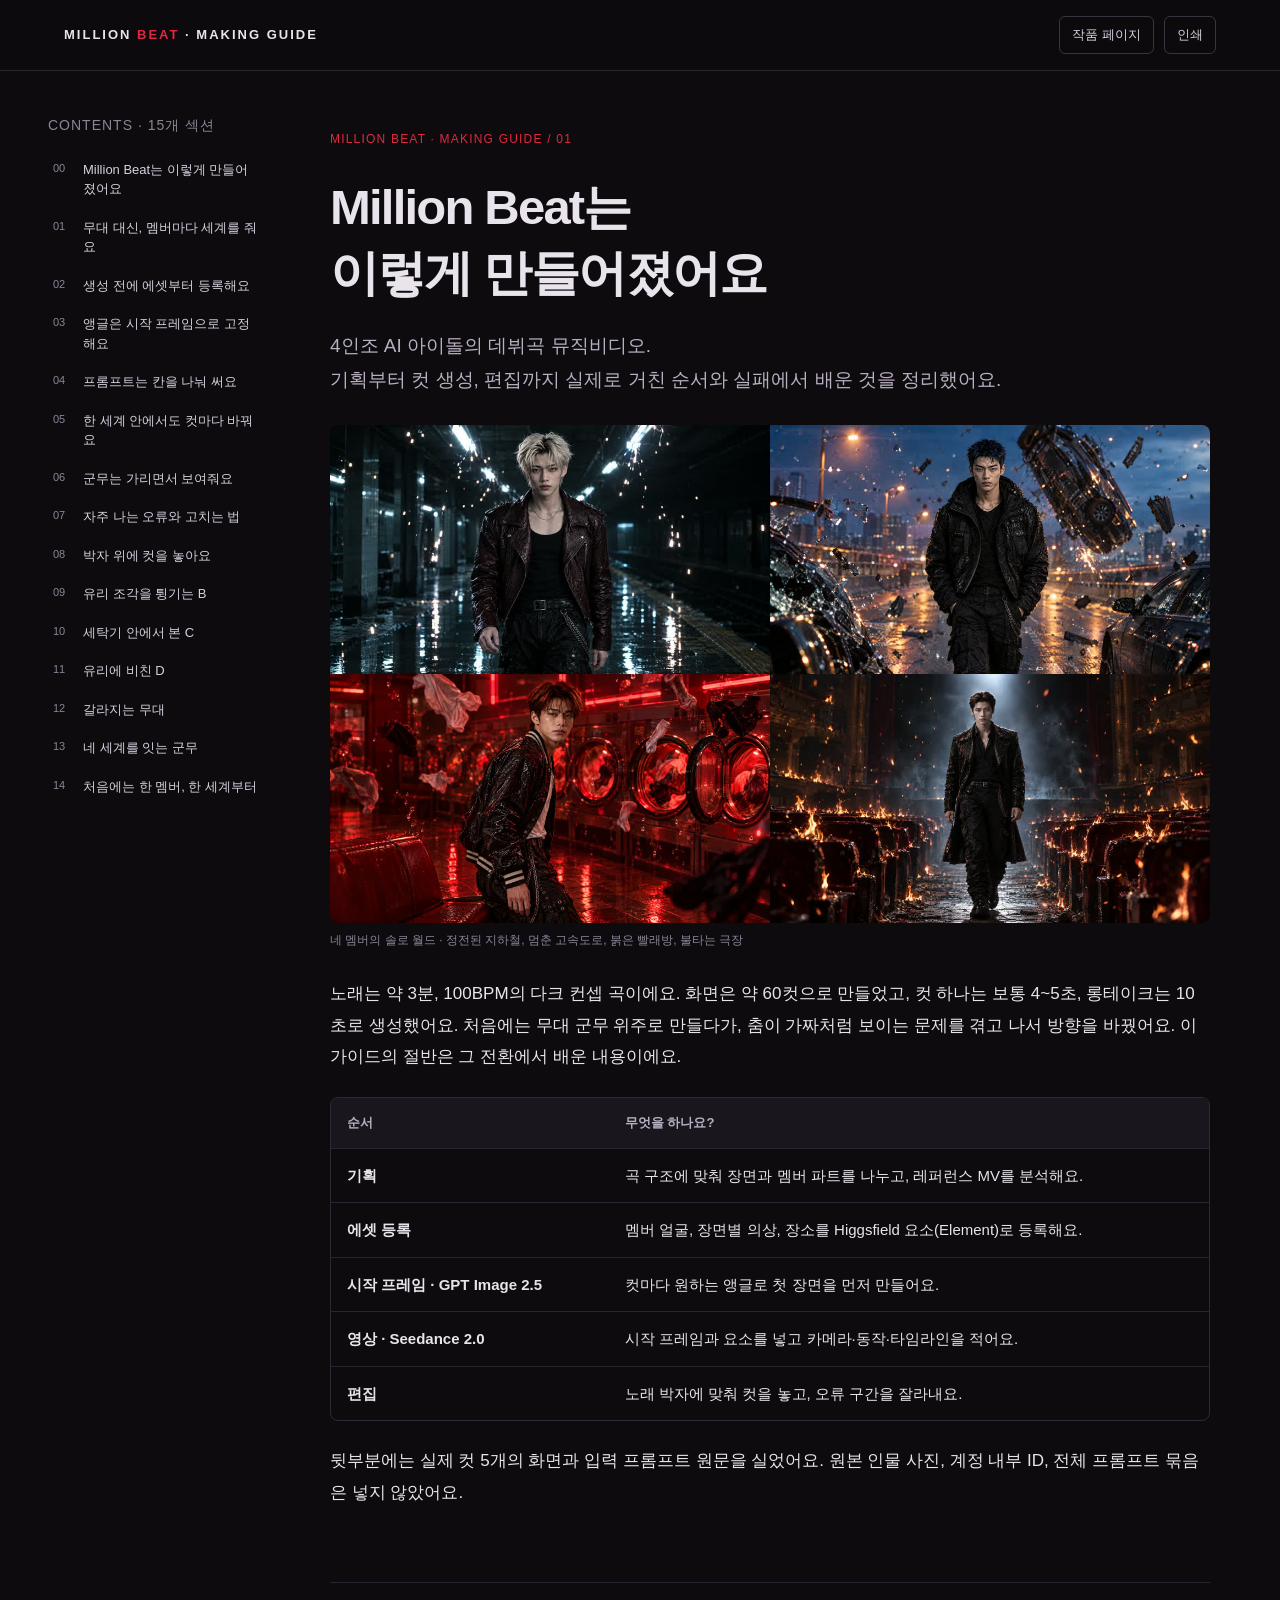
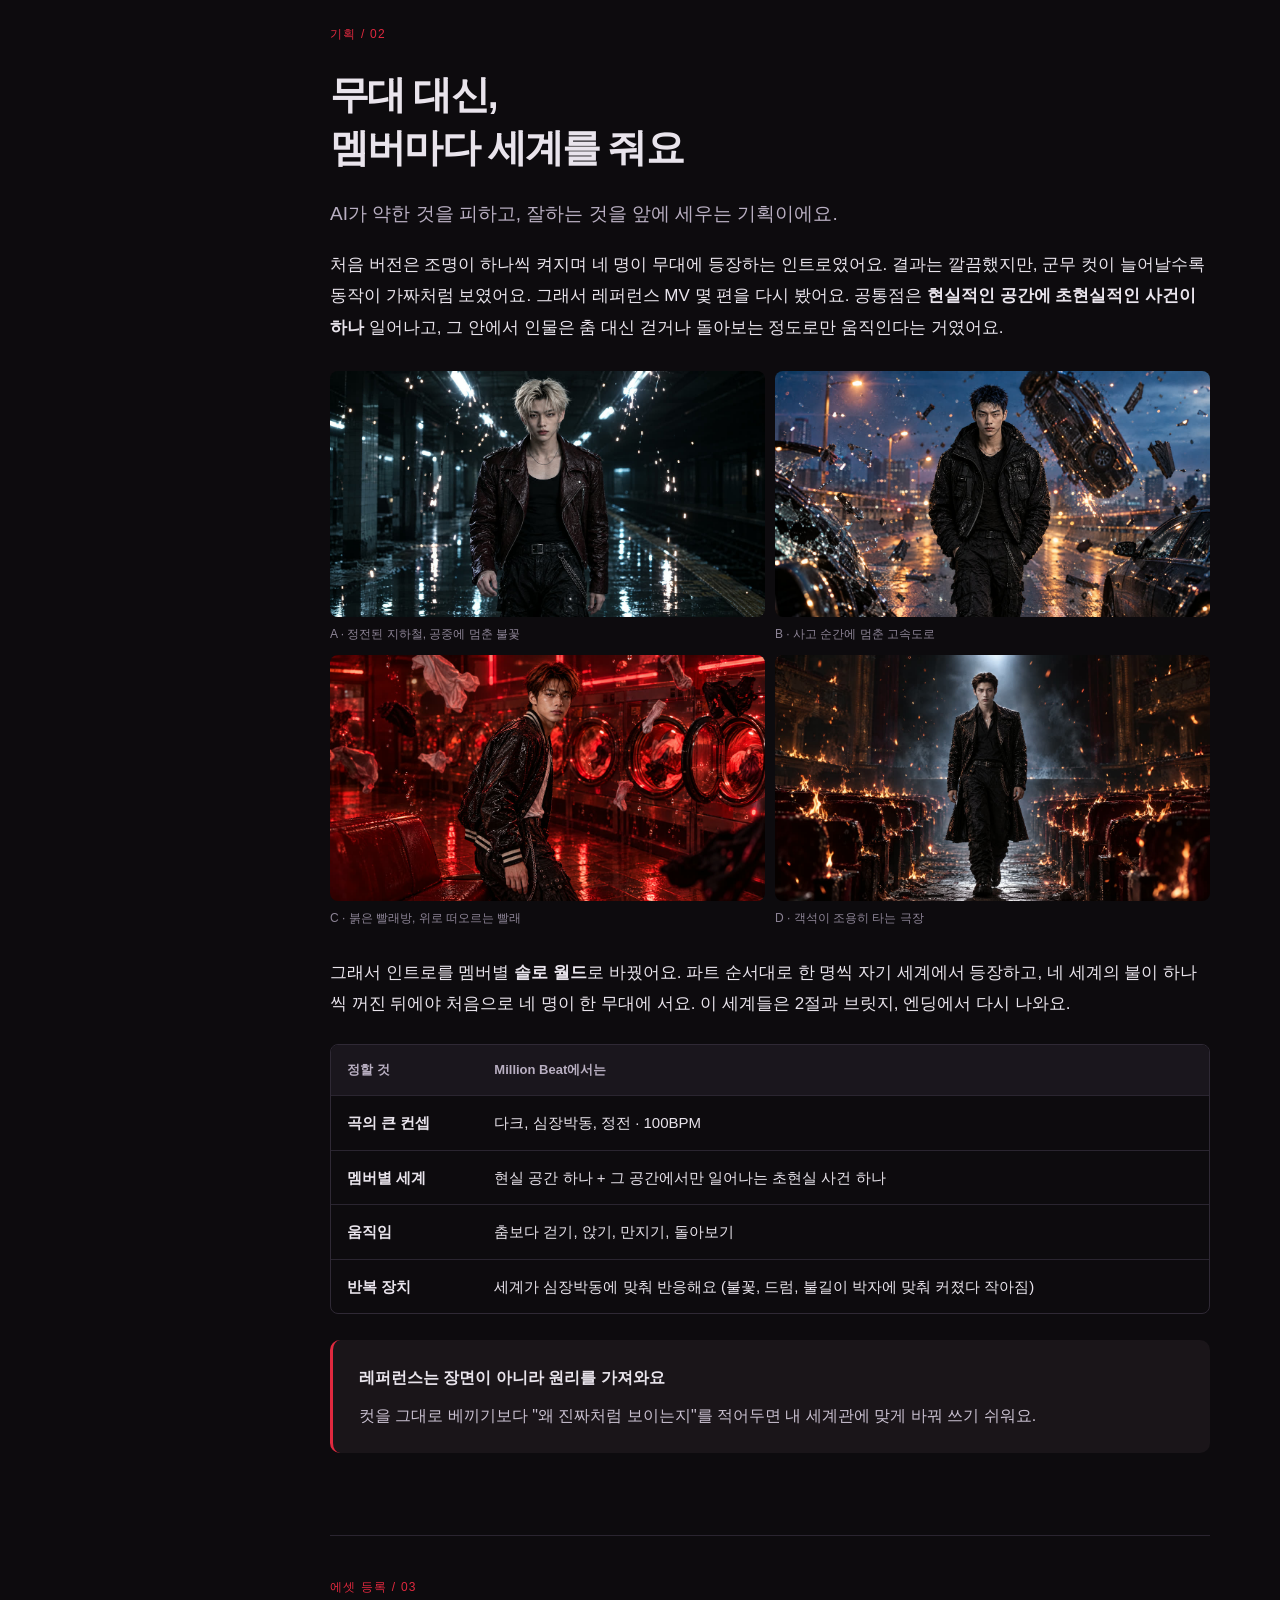
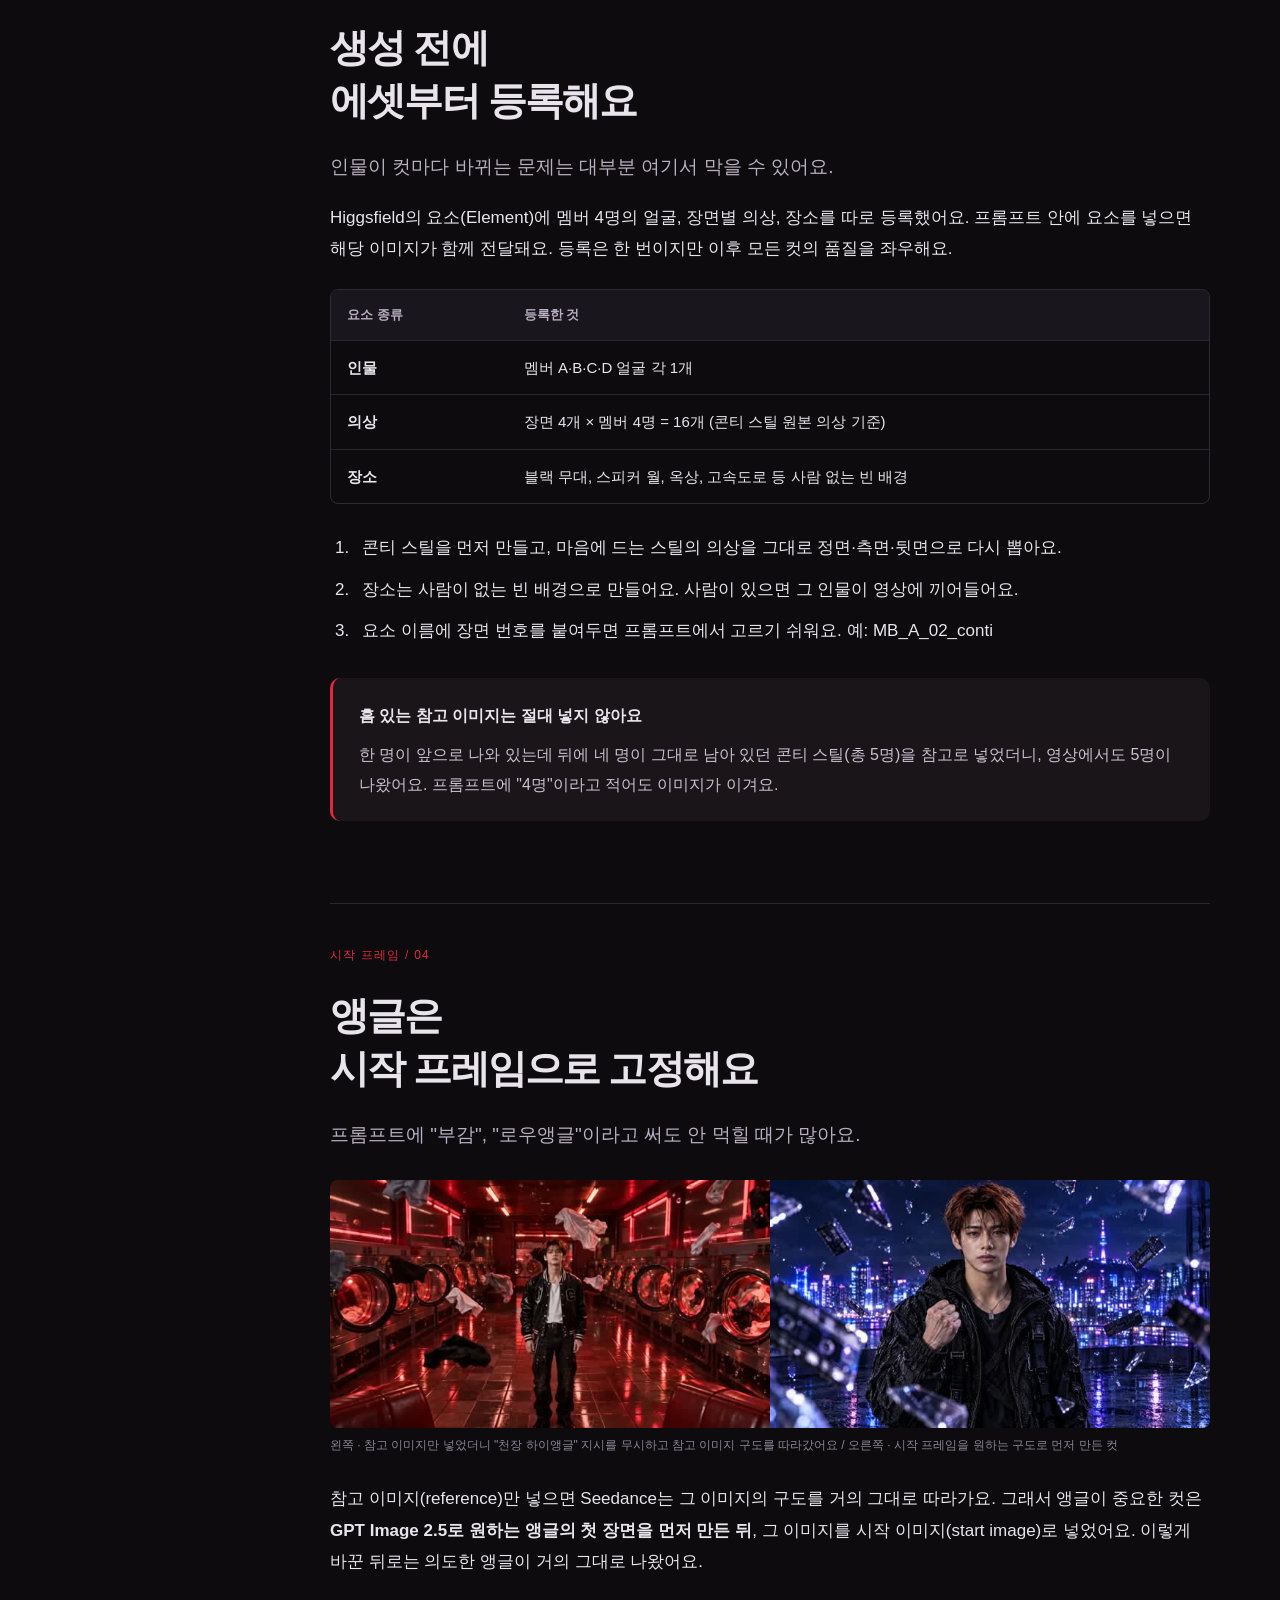
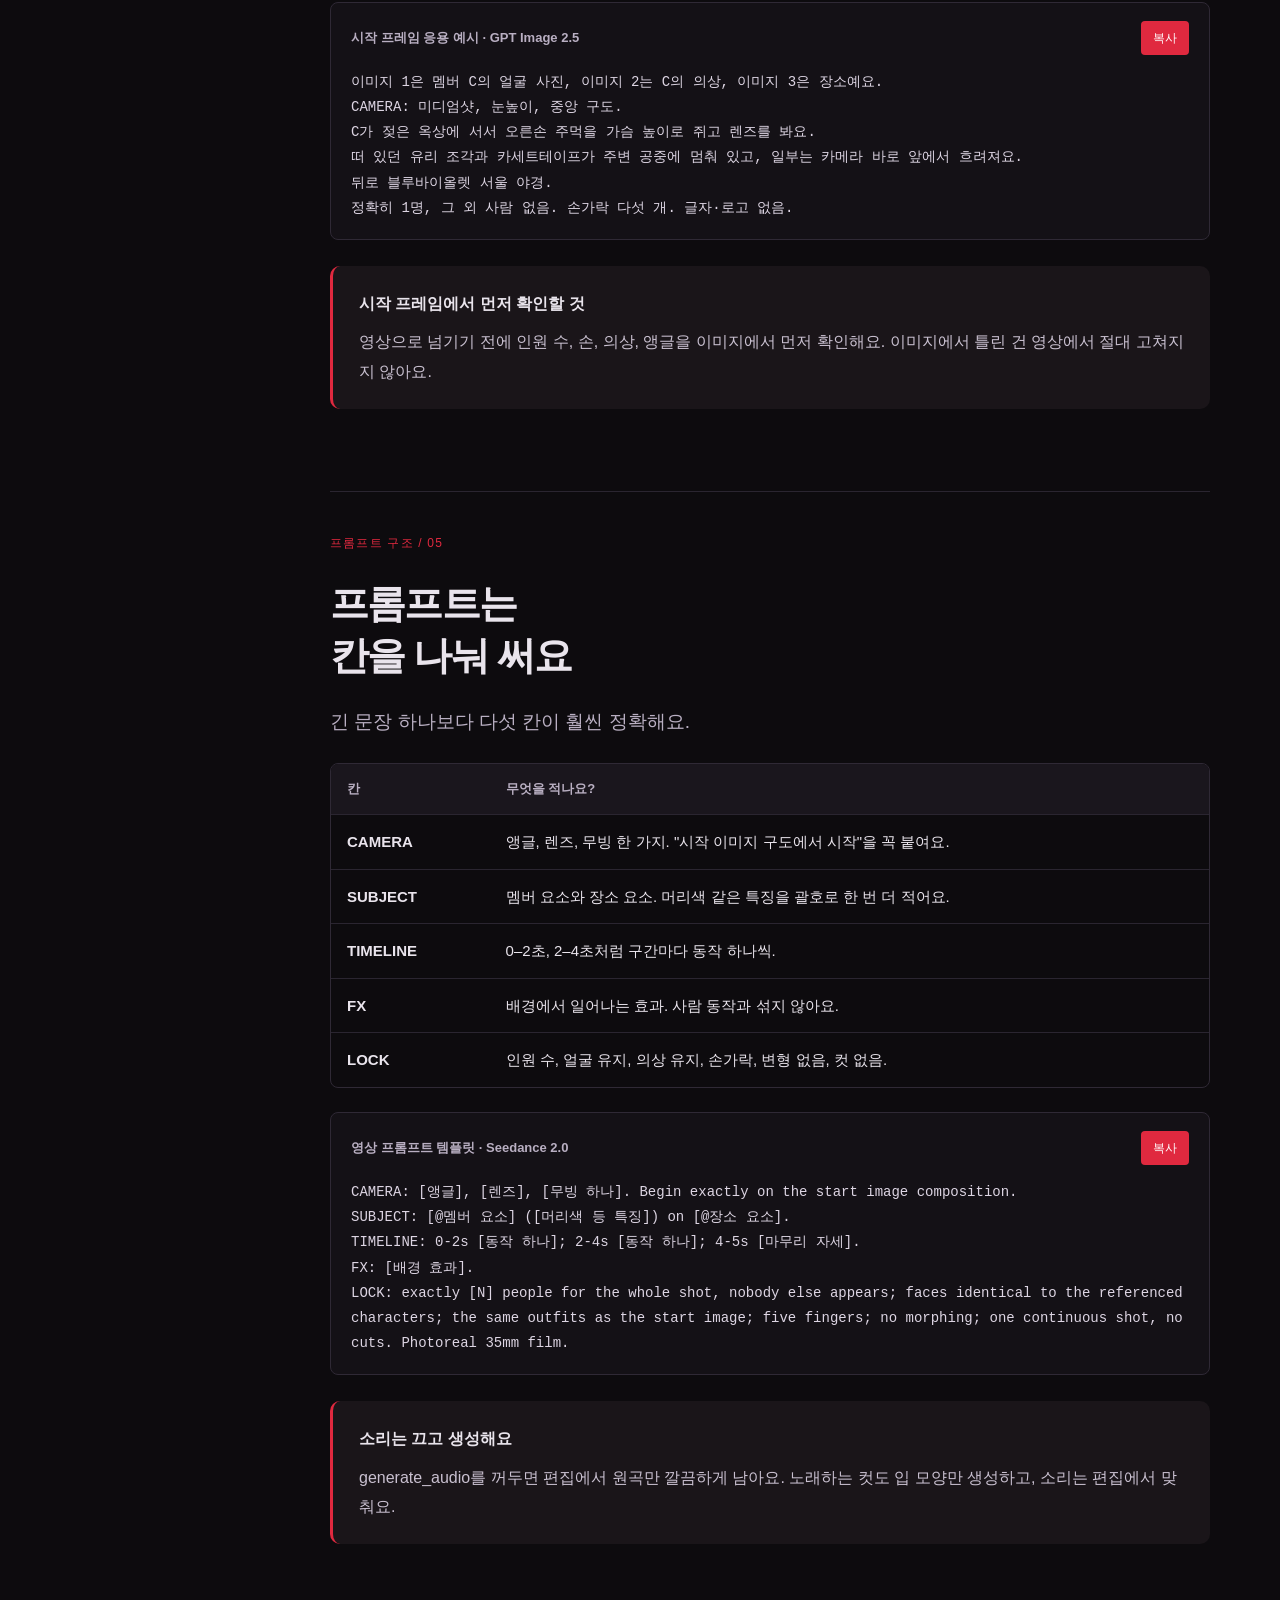
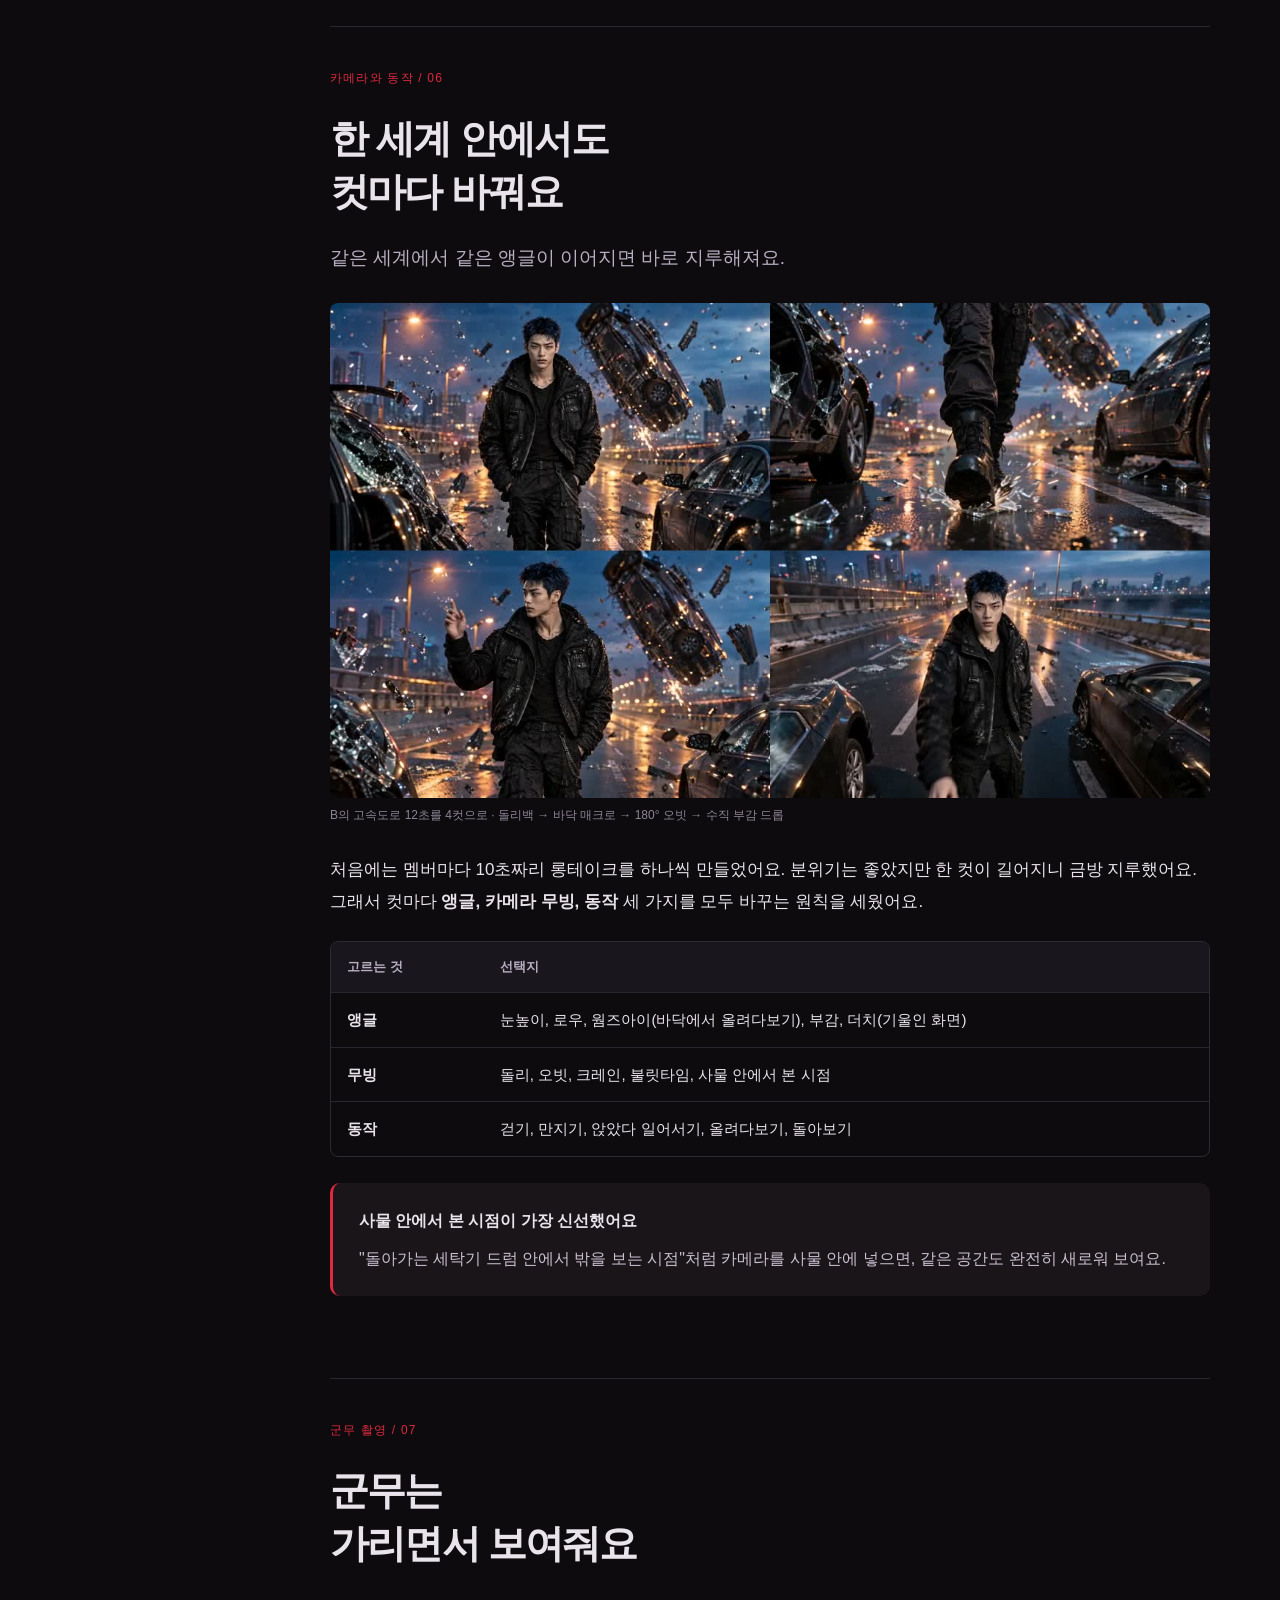
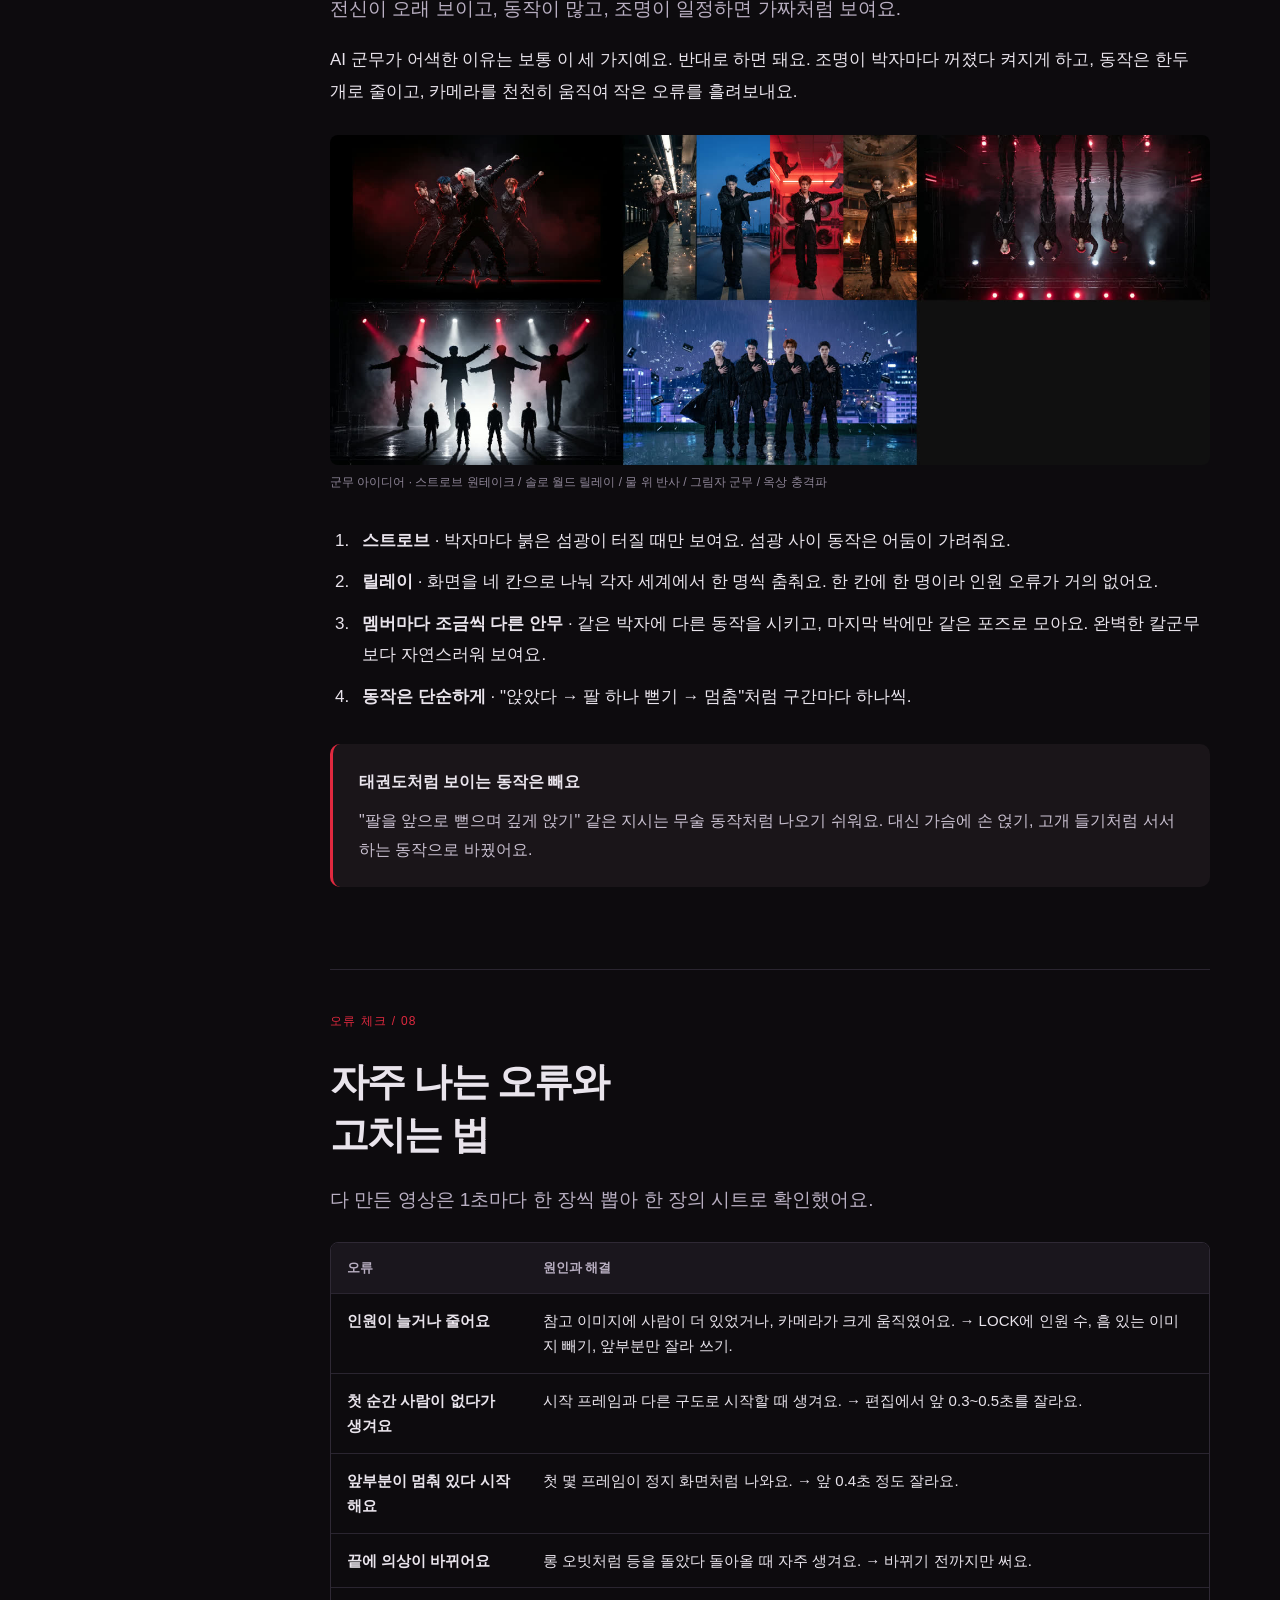
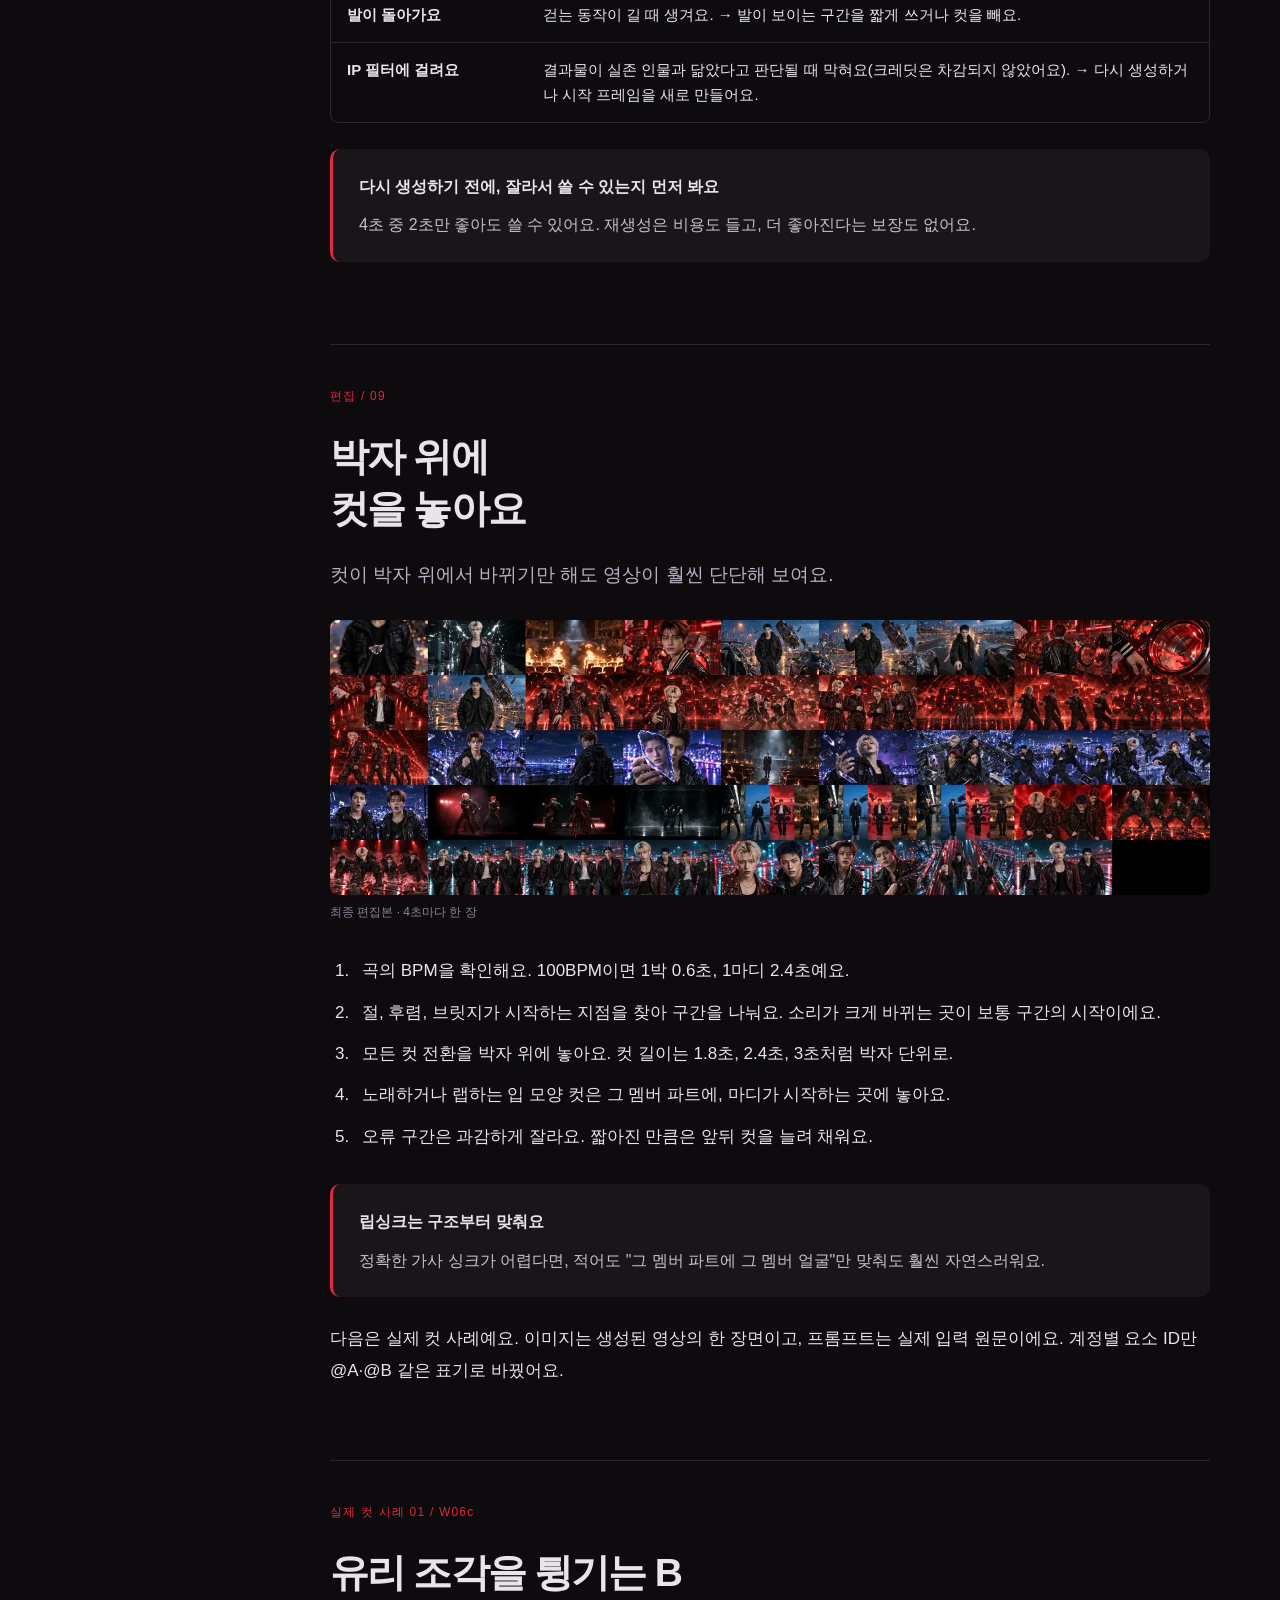
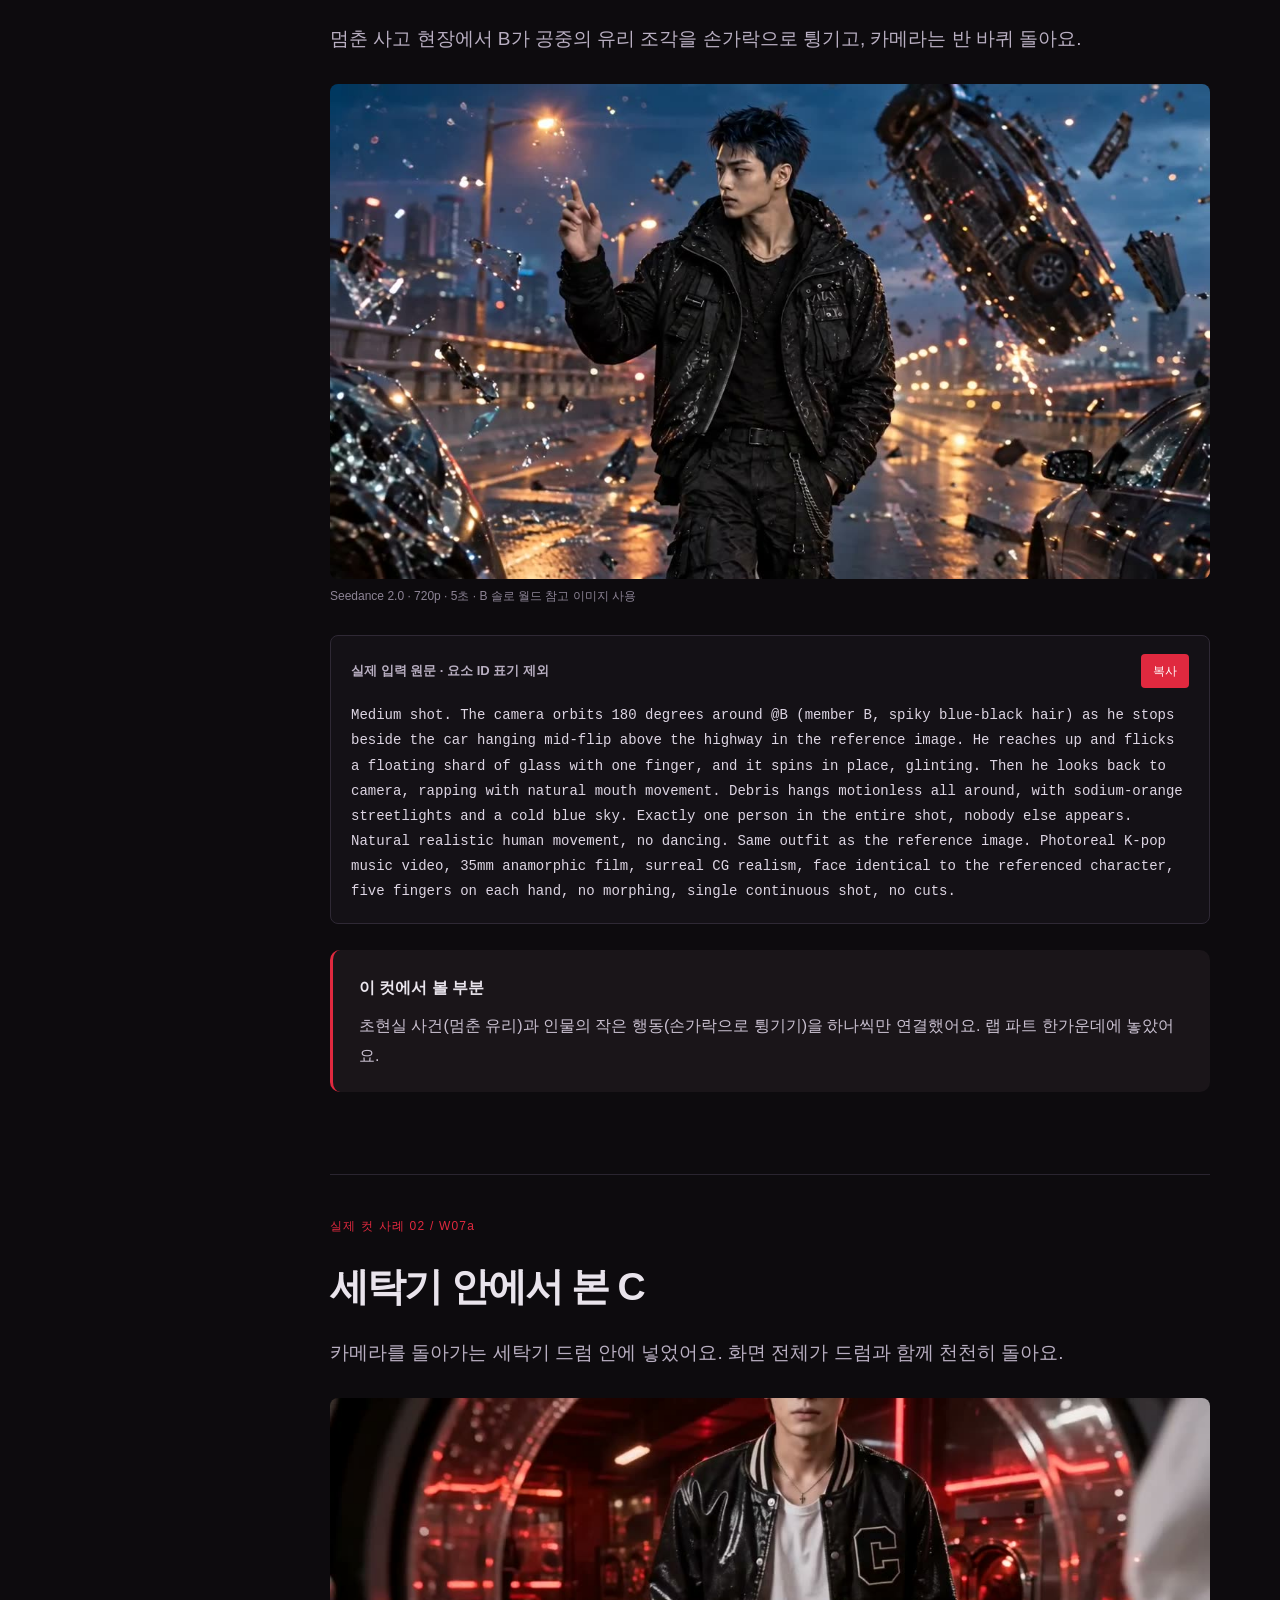
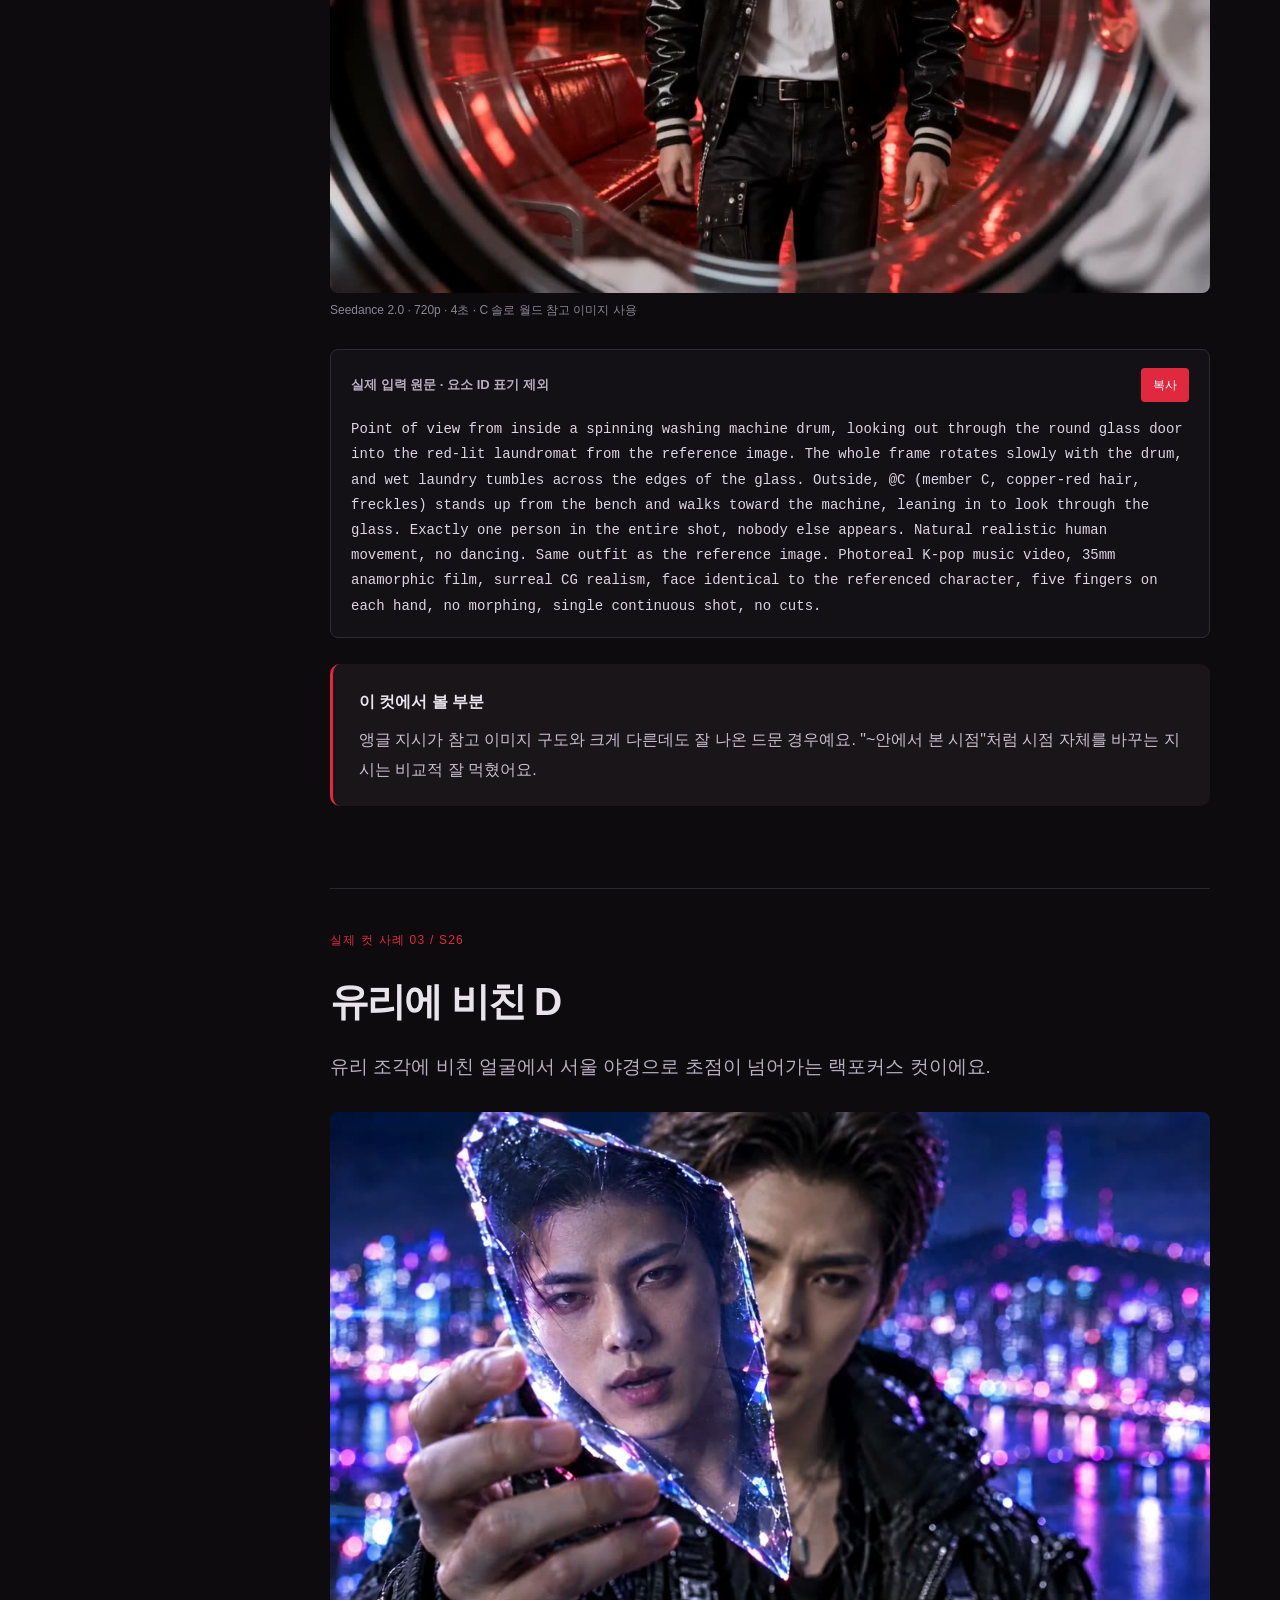
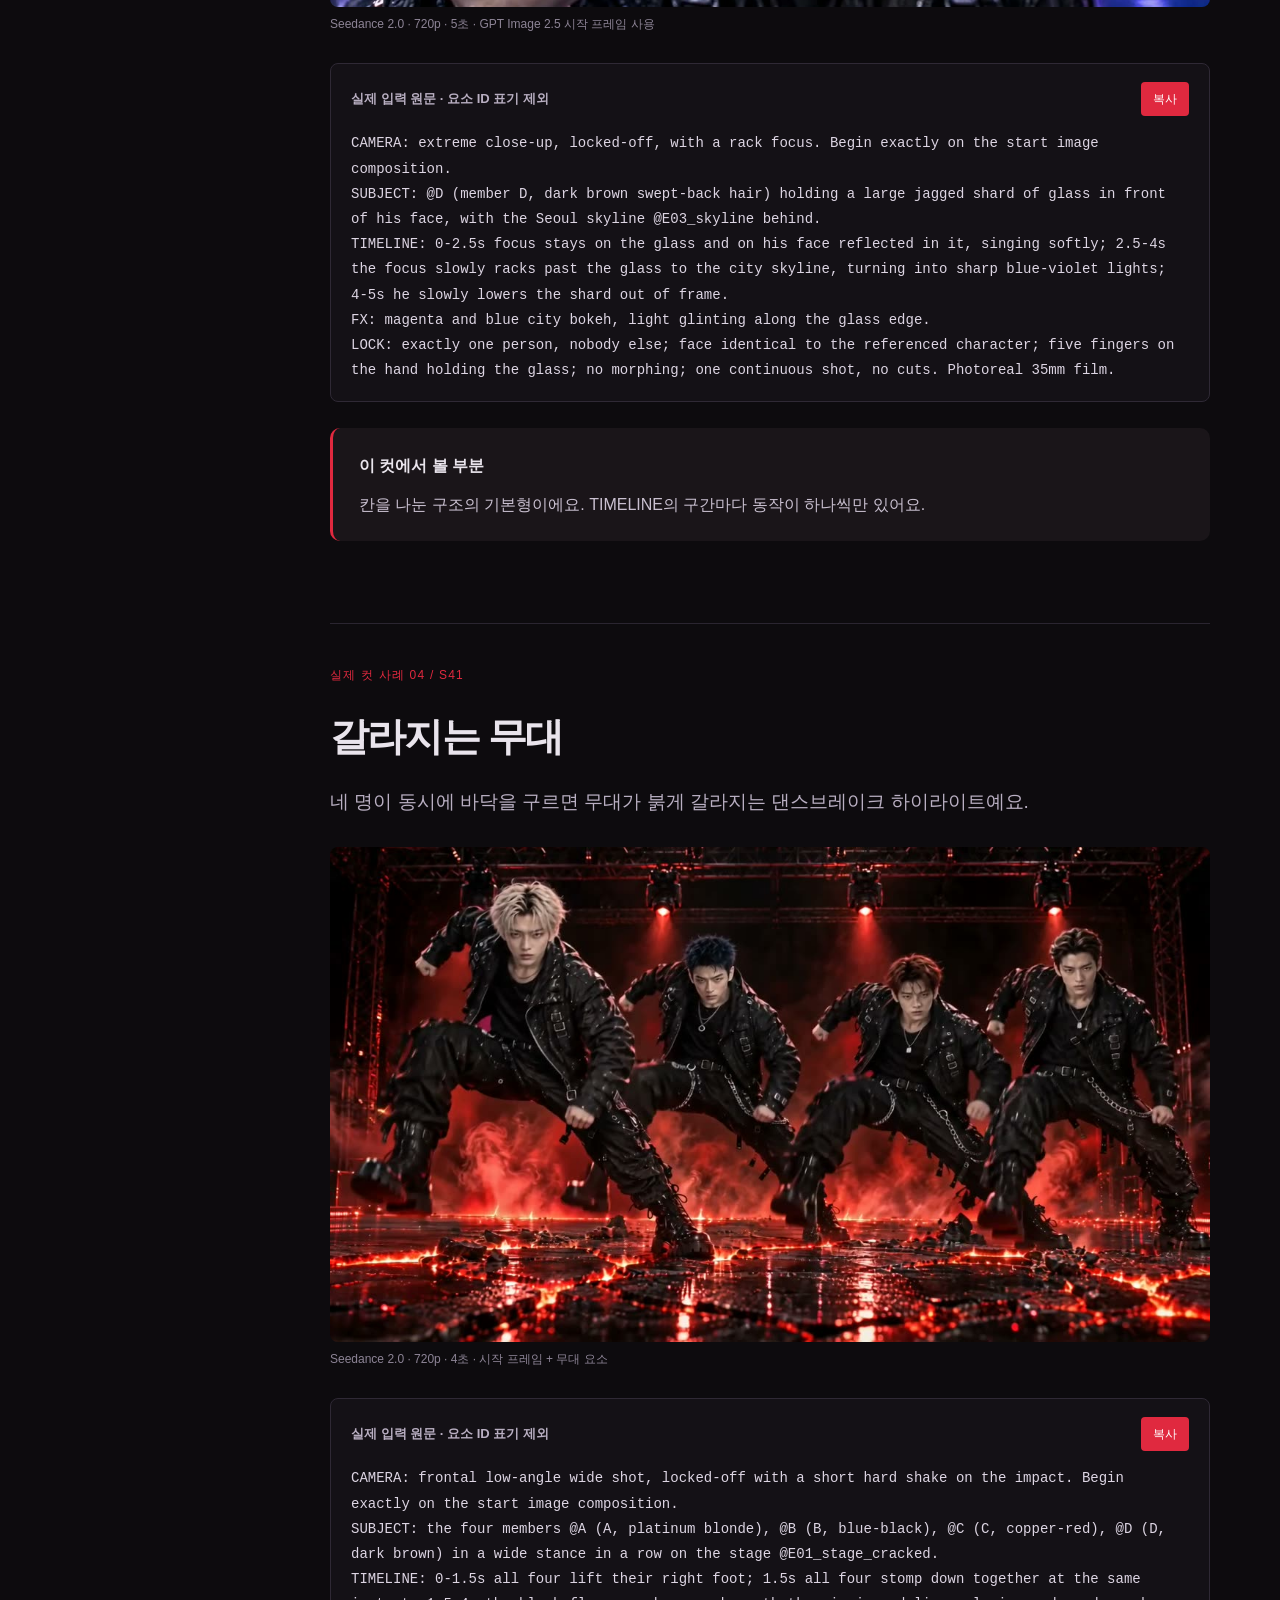
<file: works/millionbeat/guide/index.html>
<!doctype html><html lang="ko"><head><meta charset="utf-8"><meta name="viewport" content="width=device-width,initial-scale=1"><meta name="description" content="AI 아이돌 데뷔곡 뮤직비디오를 Higgsfield와 Seedance로 만든 과정. 솔로 월드 기획, 에셋 등록, 시작 프레임, 프롬프트 구조, 군무 촬영, 박자 편집까지."><title>Million Beat · AI 뮤직비디오 제작 가이드</title><style>*{box-sizing:border-box}html{scroll-behavior:smooth;scroll-padding-top:88px}body{margin:0;background:#0d0b0e;color:#e9e4ec;font:17px/1.85 -apple-system,BlinkMacSystemFont,"Apple SD Gothic Neo",sans-serif}a{color:#ff6b7d;text-underline-offset:4px}button,a{touch-action:manipulation}button{font:inherit;cursor:pointer}button:focus-visible,a:focus-visible{outline:3px solid #e0293f;outline-offset:4px}.top{position:sticky;top:0;z-index:10;display:flex;justify-content:space-between;align-items:center;gap:16px;padding:16px 5vw;border-bottom:1px solid #2a2530;background:#0d0b0ef2;backdrop-filter:blur(8px)}.brand{font-size:13px;letter-spacing:2px;font-weight:700;color:#e9e4ec;text-decoration:none}.brand em{font-style:normal;color:#e0293f}.tools{display:flex;gap:10px;align-items:center}.tools a,.tools button{border:1px solid #3a3340;background:transparent;color:#d8d0de;border-radius:6px;padding:6px 12px;font-size:13px;text-decoration:none}.layout{display:grid;grid-template-columns:230px minmax(0,880px);gap:52px;max-width:1240px;margin:auto;padding:42px 28px 90px}nav{position:sticky;top:98px;align-self:start;max-height:calc(100vh - 120px);overflow:auto;padding-right:12px}nav h2{font-size:14px;letter-spacing:1px;font-weight:500;color:#8d8496;margin:0 0 14px}nav a{display:flex;gap:10px;text-decoration:none;line-height:1.5;font-size:13px;margin:0 0 5px;padding:7px 5px;border-radius:4px;color:#d8d0de}nav a:hover{background:#1c1820}nav span{font-size:11px;color:#8d8496;min-width:20px}main{min-width:0}.chapter{padding:40px 0 56px;border-bottom:1px solid #2a2530}.chapter:first-child{padding-top:15px}.kicker{color:#e0293f;font-size:12px;letter-spacing:1.2px}.chapter h2{font-size:39px;letter-spacing:-1.8px;line-height:1.35;margin:24px 0 22px;word-break:keep-all}.chapter:first-child h2{font-size:49px}.lead{font-size:19px;color:#b9afc2;line-height:1.8;max-width:790px}p{margin:18px 0}h3{font-size:21px;line-height:1.55;margin:32px 0 14px;letter-spacing:-.6px}.note{background:#1a1519;border-left:3px solid #e0293f;padding:22px 26px;border-radius:10px;margin:26px 0}.note b{font-size:16px}.note p{margin:8px 0 0;font-size:16px;color:#c9c0d0}.steps{padding-left:24px}.steps li{padding:4px 0 6px 8px}figure{margin:28px 0}figure img{display:block;width:100%;border-radius:8px}figcaption{font-size:12px;color:#8d8496;line-height:1.65;margin-top:8px}.grid2{display:grid;grid-template-columns:1fr 1fr;gap:10px;margin:28px 0}.grid2 figure{margin:0}.table-wrap{overflow-x:auto;border:1px solid #2f2935;border-radius:8px;margin:24px 0}table{border-collapse:collapse;width:100%;font-size:15px;line-height:1.7}th{text-align:left;background:#1a161d;font-size:13px;white-space:nowrap;color:#b9afc2}th,td{padding:14px 16px;border-bottom:1px solid #2a2530;vertical-align:top}tr:last-child td{border-bottom:0}td:first-child{font-weight:600;min-width:105px}.prompt{background:#141116;border:1px solid #2f2935;border-radius:8px;padding:18px 20px;margin:24px 0}.prompt>div{display:flex;align-items:center;justify-content:space-between;gap:15px}.prompt b{font-size:13px;color:#b9afc2}.prompt button{background:#e0293f;color:white;border:0;padding:6px 12px;border-radius:4px;font-size:12px;flex-shrink:0}pre{white-space:pre-wrap;overflow-wrap:anywhere;font:14px/1.8 ui-monospace,SFMono-Regular,Menlo,"Apple SD Gothic Neo",monospace;margin:15px 0 0;color:#ddd5e3}.copy-status{font-size:12px;color:#8d8496}.sources{padding-left:22px;font-size:13px;line-height:1.85}.sources li{margin:4px 0}.ending{font-size:12px;color:#8d8496;padding-top:24px}@media(max-width:980px){.layout{grid-template-columns:1fr;max-width:880px;gap:15px;padding-top:20px}nav{position:static;max-height:180px;display:flex;flex-wrap:wrap;gap:4px;overflow:auto;padding:12px 0;border-bottom:1px solid #2a2530}nav h2{width:100%;margin-bottom:5px}nav a{font-size:11px;background:#1c1820;padding:6px 9px;margin:0;max-width:240px}nav span{min-width:12px}.chapter{padding-top:30px}}@media(max-width:600px){body{font-size:16px}.layout{padding:20px 18px 60px}.chapter h2,.chapter:first-child h2{font-size:32px;letter-spacing:-1px}.lead{font-size:17px}.brand{font-size:10px;letter-spacing:.8px}.top{padding:12px 18px}.tools a,.tools button{font-size:11px;padding:5px 8px}.note{padding:20px}th,td{padding:10px;min-width:95px}table{font-size:13px}pre{font-size:12px}.prompt{padding:15px}.grid2{grid-template-columns:1fr}}@media print{.top,nav,.copy,.copy-status{display:none}.layout{display:block;padding:0;max-width:none}body{background:white;color:#111;font-size:11pt}.chapter{break-before:page;padding:0;border:0}.chapter:first-child{break-before:auto}.lead,.note p,pre{color:#222}.note,.prompt{background:#f3f3f3}@page{size:A4;margin:18mm}}</style></head><body><header class="top"><a class="brand" href="#start">MILLION <em>BEAT</em> · MAKING GUIDE</a><div class="tools"><a href="../../../work.html?id=millionbeat">작품 페이지</a><button onclick="window.print()">인쇄</button></div></header><div class="layout"><nav aria-label="목차"><h2>CONTENTS · 15개 섹션</h2><a href="#start"><span>00</span>Million Beat는 이렇게 만들어졌어요</a><a href="#concept"><span>01</span>무대 대신, 멤버마다 세계를 줘요</a><a href="#assets"><span>02</span>생성 전에 에셋부터 등록해요</a><a href="#frame"><span>03</span>앵글은 시작 프레임으로 고정해요</a><a href="#prompt"><span>04</span>프롬프트는 칸을 나눠 써요</a><a href="#camera"><span>05</span>한 세계 안에서도 컷마다 바꿔요</a><a href="#dance"><span>06</span>군무는 가리면서 보여줘요</a><a href="#errors"><span>07</span>자주 나는 오류와 고치는 법</a><a href="#editing"><span>08</span>박자 위에 컷을 놓아요</a><a href="#case-w06c"><span>09</span>유리 조각을 튕기는 B</a><a href="#case-w07a"><span>10</span>세탁기 안에서 본 C</a><a href="#case-s26"><span>11</span>유리에 비친 D</a><a href="#case-s41"><span>12</span>갈라지는 무대</a><a href="#case-dance2"><span>13</span>네 세계를 잇는 군무</a><a href="#finish"><span>14</span>처음에는 한 멤버, 한 세계부터</a></nav><main>

<section id="start" class="chapter"><div class="kicker">MILLION BEAT · MAKING GUIDE / 01</div><h2>Million Beat는<br>이렇게 만들어졌어요</h2><p class="lead">4인조 AI 아이돌의 데뷔곡 뮤직비디오.<br>기획부터 컷 생성, 편집까지 실제로 거친 순서와 실패에서 배운 것을 정리했어요.</p><figure><img src="assets/cover.jpg" alt="네 멤버의 솔로 월드 · 정전된 지하철, 멈춘 고속도로, 붉은 빨래방, 불타는 극장"><figcaption>네 멤버의 솔로 월드 · 정전된 지하철, 멈춘 고속도로, 붉은 빨래방, 불타는 극장</figcaption></figure><p>노래는 약 3분, 100BPM의 다크 컨셉 곡이에요. 화면은 약 60컷으로 만들었고, 컷 하나는 보통 4~5초, 롱테이크는 10초로 생성했어요. 처음에는 무대 군무 위주로 만들다가, 춤이 가짜처럼 보이는 문제를 겪고 나서 방향을 바꿨어요. 이 가이드의 절반은 그 전환에서 배운 내용이에요.</p><div class="table-wrap"><table><thead><tr><th>순서</th><th>무엇을 하나요?</th></tr></thead><tbody><tr><td>기획</td><td>곡 구조에 맞춰 장면과 멤버 파트를 나누고, 레퍼런스 MV를 분석해요.</td></tr><tr><td>에셋 등록</td><td>멤버 얼굴, 장면별 의상, 장소를 Higgsfield 요소(Element)로 등록해요.</td></tr><tr><td>시작 프레임 · GPT Image 2.5</td><td>컷마다 원하는 앵글로 첫 장면을 먼저 만들어요.</td></tr><tr><td>영상 · Seedance 2.0</td><td>시작 프레임과 요소를 넣고 카메라·동작·타임라인을 적어요.</td></tr><tr><td>편집</td><td>노래 박자에 맞춰 컷을 놓고, 오류 구간을 잘라내요.</td></tr></tbody></table></div><p>뒷부분에는 실제 컷 5개의 화면과 입력 프롬프트 원문을 실었어요. 원본 인물 사진, 계정 내부 ID, 전체 프롬프트 묶음은 넣지 않았어요.</p></section>

<section id="concept" class="chapter"><div class="kicker">기획 / 02</div><h2>무대 대신,<br>멤버마다 세계를 줘요</h2><p class="lead">AI가 약한 것을 피하고, 잘하는 것을 앞에 세우는 기획이에요.</p><p>처음 버전은 조명이 하나씩 켜지며 네 명이 무대에 등장하는 인트로였어요. 결과는 깔끔했지만, 군무 컷이 늘어날수록 동작이 가짜처럼 보였어요. 그래서 레퍼런스 MV 몇 편을 다시 봤어요. 공통점은 <b>현실적인 공간에 초현실적인 사건이 하나</b> 일어나고, 그 안에서 인물은 춤 대신 걷거나 돌아보는 정도로만 움직인다는 거였어요.</p><div class="grid2"><figure><img src="assets/world_A.jpg" alt="A · 정전된 지하철 승강장, 공중에 멈춘 불꽃"><figcaption>A · 정전된 지하철, 공중에 멈춘 불꽃</figcaption></figure><figure><img src="assets/world_B.jpg" alt="B · 사고 순간에 멈춘 고속도로"><figcaption>B · 사고 순간에 멈춘 고속도로</figcaption></figure><figure><img src="assets/world_C.jpg" alt="C · 붉은 빨래방, 위로 떠오르는 빨래"><figcaption>C · 붉은 빨래방, 위로 떠오르는 빨래</figcaption></figure><figure><img src="assets/world_D.jpg" alt="D · 객석이 조용히 타는 극장"><figcaption>D · 객석이 조용히 타는 극장</figcaption></figure></div><p>그래서 인트로를 멤버별 <b>솔로 월드</b>로 바꿨어요. 파트 순서대로 한 명씩 자기 세계에서 등장하고, 네 세계의 불이 하나씩 꺼진 뒤에야 처음으로 네 명이 한 무대에 서요. 이 세계들은 2절과 브릿지, 엔딩에서 다시 나와요.</p><div class="table-wrap"><table><thead><tr><th>정할 것</th><th>Million Beat에서는</th></tr></thead><tbody><tr><td>곡의 큰 컨셉</td><td>다크, 심장박동, 정전 · 100BPM</td></tr><tr><td>멤버별 세계</td><td>현실 공간 하나 + 그 공간에서만 일어나는 초현실 사건 하나</td></tr><tr><td>움직임</td><td>춤보다 걷기, 앉기, 만지기, 돌아보기</td></tr><tr><td>반복 장치</td><td>세계가 심장박동에 맞춰 반응해요 (불꽃, 드럼, 불길이 박자에 맞춰 커졌다 작아짐)</td></tr></tbody></table></div><aside class="note"><b>레퍼런스는 장면이 아니라 원리를 가져와요</b><p>컷을 그대로 베끼기보다 "왜 진짜처럼 보이는지"를 적어두면 내 세계관에 맞게 바꿔 쓰기 쉬워요.</p></aside></section>

<section id="assets" class="chapter"><div class="kicker">에셋 등록 / 03</div><h2>생성 전에<br>에셋부터 등록해요</h2><p class="lead">인물이 컷마다 바뀌는 문제는 대부분 여기서 막을 수 있어요.</p><p>Higgsfield의 요소(Element)에 멤버 4명의 얼굴, 장면별 의상, 장소를 따로 등록했어요. 프롬프트 안에 요소를 넣으면 해당 이미지가 함께 전달돼요. 등록은 한 번이지만 이후 모든 컷의 품질을 좌우해요.</p><div class="table-wrap"><table><thead><tr><th>요소 종류</th><th>등록한 것</th></tr></thead><tbody><tr><td>인물</td><td>멤버 A·B·C·D 얼굴 각 1개</td></tr><tr><td>의상</td><td>장면 4개 × 멤버 4명 = 16개 (콘티 스틸 원본 의상 기준)</td></tr><tr><td>장소</td><td>블랙 무대, 스피커 월, 옥상, 고속도로 등 사람 없는 빈 배경</td></tr></tbody></table></div><ol class="steps"><li>콘티 스틸을 먼저 만들고, 마음에 드는 스틸의 의상을 그대로 정면·측면·뒷면으로 다시 뽑아요.</li><li>장소는 사람이 없는 빈 배경으로 만들어요. 사람이 있으면 그 인물이 영상에 끼어들어요.</li><li>요소 이름에 장면 번호를 붙여두면 프롬프트에서 고르기 쉬워요. 예: MB_A_02_conti</li></ol><aside class="note"><b>흠 있는 참고 이미지는 절대 넣지 않아요</b><p>한 명이 앞으로 나와 있는데 뒤에 네 명이 그대로 남아 있던 콘티 스틸(총 5명)을 참고로 넣었더니, 영상에서도 5명이 나왔어요. 프롬프트에 "4명"이라고 적어도 이미지가 이겨요.</p></aside></section>

<section id="frame" class="chapter"><div class="kicker">시작 프레임 / 04</div><h2>앵글은<br>시작 프레임으로 고정해요</h2><p class="lead">프롬프트에 "부감", "로우앵글"이라고 써도 안 먹힐 때가 많아요.</p><figure><img src="assets/angle_compare.jpg" alt="왼쪽: 참고 이미지만 넣어 생성한 컷, 앵글 지시가 무시됨 · 오른쪽: 원하는 앵글로 시작 프레임을 먼저 만든 컷"><figcaption>왼쪽 · 참고 이미지만 넣었더니 "천장 하이앵글" 지시를 무시하고 참고 이미지 구도를 따라갔어요 / 오른쪽 · 시작 프레임을 원하는 구도로 먼저 만든 컷</figcaption></figure><p>참고 이미지(reference)만 넣으면 Seedance는 그 이미지의 구도를 거의 그대로 따라가요. 그래서 앵글이 중요한 컷은 <b>GPT Image 2.5로 원하는 앵글의 첫 장면을 먼저 만든 뒤</b>, 그 이미지를 시작 이미지(start image)로 넣었어요. 이렇게 바꾼 뒤로는 의도한 앵글이 거의 그대로 나왔어요.</p><div class="prompt"><div><b>시작 프레임 응용 예시 · GPT Image 2.5</b><button class="copy" type="button">복사</button></div><pre tabindex="0">이미지 1은 멤버 C의 얼굴 사진, 이미지 2는 C의 의상, 이미지 3은 장소예요.
CAMERA: 미디엄샷, 눈높이, 중앙 구도.
C가 젖은 옥상에 서서 오른손 주먹을 가슴 높이로 쥐고 렌즈를 봐요.
떠 있던 유리 조각과 카세트테이프가 주변 공중에 멈춰 있고, 일부는 카메라 바로 앞에서 흐려져요.
뒤로 블루바이올렛 서울 야경.
정확히 1명, 그 외 사람 없음. 손가락 다섯 개. 글자·로고 없음.</pre><span class="copy-status" aria-live="polite"></span></div><aside class="note"><b>시작 프레임에서 먼저 확인할 것</b><p>영상으로 넘기기 전에 인원 수, 손, 의상, 앵글을 이미지에서 먼저 확인해요. 이미지에서 틀린 건 영상에서 절대 고쳐지지 않아요.</p></aside></section>

<section id="prompt" class="chapter"><div class="kicker">프롬프트 구조 / 05</div><h2>프롬프트는<br>칸을 나눠 써요</h2><p class="lead">긴 문장 하나보다 다섯 칸이 훨씬 정확해요.</p><div class="table-wrap"><table><thead><tr><th>칸</th><th>무엇을 적나요?</th></tr></thead><tbody><tr><td>CAMERA</td><td>앵글, 렌즈, 무빙 한 가지. "시작 이미지 구도에서 시작"을 꼭 붙여요.</td></tr><tr><td>SUBJECT</td><td>멤버 요소와 장소 요소. 머리색 같은 특징을 괄호로 한 번 더 적어요.</td></tr><tr><td>TIMELINE</td><td>0–2초, 2–4초처럼 구간마다 동작 하나씩.</td></tr><tr><td>FX</td><td>배경에서 일어나는 효과. 사람 동작과 섞지 않아요.</td></tr><tr><td>LOCK</td><td>인원 수, 얼굴 유지, 의상 유지, 손가락, 변형 없음, 컷 없음.</td></tr></tbody></table></div><div class="prompt"><div><b>영상 프롬프트 템플릿 · Seedance 2.0</b><button class="copy" type="button">복사</button></div><pre tabindex="0">CAMERA: [앵글], [렌즈], [무빙 하나]. Begin exactly on the start image composition.
SUBJECT: [@멤버 요소] ([머리색 등 특징]) on [@장소 요소].
TIMELINE: 0-2s [동작 하나]; 2-4s [동작 하나]; 4-5s [마무리 자세].
FX: [배경 효과].
LOCK: exactly [N] people for the whole shot, nobody else appears; faces identical to the referenced characters; the same outfits as the start image; five fingers; no morphing; one continuous shot, no cuts. Photoreal 35mm film.</pre><span class="copy-status" aria-live="polite"></span></div><aside class="note"><b>소리는 끄고 생성해요</b><p>generate_audio를 꺼두면 편집에서 원곡만 깔끔하게 남아요. 노래하는 컷도 입 모양만 생성하고, 소리는 편집에서 맞춰요.</p></aside></section>

<section id="camera" class="chapter"><div class="kicker">카메라와 동작 / 06</div><h2>한 세계 안에서도<br>컷마다 바꿔요</h2><p class="lead">같은 세계에서 같은 앵글이 이어지면 바로 지루해져요.</p><figure><img src="assets/b_four_angles.jpg" alt="멤버 B 고속도로 장면 4컷 · 돌리백, 바닥 매크로, 180도 오빗, 수직 부감"><figcaption>B의 고속도로 12초를 4컷으로 · 돌리백 → 바닥 매크로 → 180° 오빗 → 수직 부감 드롭</figcaption></figure><p>처음에는 멤버마다 10초짜리 롱테이크를 하나씩 만들었어요. 분위기는 좋았지만 한 컷이 길어지니 금방 지루했어요. 그래서 컷마다 <b>앵글, 카메라 무빙, 동작</b> 세 가지를 모두 바꾸는 원칙을 세웠어요.</p><div class="table-wrap"><table><thead><tr><th>고르는 것</th><th>선택지</th></tr></thead><tbody><tr><td>앵글</td><td>눈높이, 로우, 웜즈아이(바닥에서 올려다보기), 부감, 더치(기울인 화면)</td></tr><tr><td>무빙</td><td>돌리, 오빗, 크레인, 불릿타임, 사물 안에서 본 시점</td></tr><tr><td>동작</td><td>걷기, 만지기, 앉았다 일어서기, 올려다보기, 돌아보기</td></tr></tbody></table></div><aside class="note"><b>사물 안에서 본 시점이 가장 신선했어요</b><p>"돌아가는 세탁기 드럼 안에서 밖을 보는 시점"처럼 카메라를 사물 안에 넣으면, 같은 공간도 완전히 새로워 보여요.</p></aside></section>

<section id="dance" class="chapter"><div class="kicker">군무 촬영 / 07</div><h2>군무는<br>가리면서 보여줘요</h2><p class="lead">전신이 오래 보이고, 동작이 많고, 조명이 일정하면 가짜처럼 보여요.</p><p>AI 군무가 어색한 이유는 보통 이 세 가지예요. 반대로 하면 돼요. 조명이 박자마다 꺼졌다 켜지게 하고, 동작은 한두 개로 줄이고, 카메라를 천천히 움직여 작은 오류를 흘려보내요.</p><figure><img src="assets/dance_ideas.jpg" alt="댄스 장면 아이디어 5가지 · 스트로브, 솔로 월드 릴레이, 물 반사, 그림자, 옥상 충격파"><figcaption>군무 아이디어 · 스트로브 원테이크 / 솔로 월드 릴레이 / 물 위 반사 / 그림자 군무 / 옥상 충격파</figcaption></figure><ol class="steps"><li><b>스트로브</b> · 박자마다 붉은 섬광이 터질 때만 보여요. 섬광 사이 동작은 어둠이 가려줘요.</li><li><b>릴레이</b> · 화면을 네 칸으로 나눠 각자 세계에서 한 명씩 춤춰요. 한 칸에 한 명이라 인원 오류가 거의 없어요.</li><li><b>멤버마다 조금씩 다른 안무</b> · 같은 박자에 다른 동작을 시키고, 마지막 박에만 같은 포즈로 모아요. 완벽한 칼군무보다 자연스러워 보여요.</li><li><b>동작은 단순하게</b> · "앉았다 → 팔 하나 뻗기 → 멈춤"처럼 구간마다 하나씩.</li></ol><aside class="note"><b>태권도처럼 보이는 동작은 빼요</b><p>"팔을 앞으로 뻗으며 깊게 앉기" 같은 지시는 무술 동작처럼 나오기 쉬워요. 대신 가슴에 손 얹기, 고개 들기처럼 서서 하는 동작으로 바꿨어요.</p></aside></section>

<section id="errors" class="chapter"><div class="kicker">오류 체크 / 08</div><h2>자주 나는 오류와<br>고치는 법</h2><p class="lead">다 만든 영상은 1초마다 한 장씩 뽑아 한 장의 시트로 확인했어요.</p><div class="table-wrap"><table><thead><tr><th>오류</th><th>원인과 해결</th></tr></thead><tbody><tr><td>인원이 늘거나 줄어요</td><td>참고 이미지에 사람이 더 있었거나, 카메라가 크게 움직였어요. → LOCK에 인원 수, 흠 있는 이미지 빼기, 앞부분만 잘라 쓰기.</td></tr><tr><td>첫 순간 사람이 없다가 생겨요</td><td>시작 프레임과 다른 구도로 시작할 때 생겨요. → 편집에서 앞 0.3~0.5초를 잘라요.</td></tr><tr><td>앞부분이 멈춰 있다 시작해요</td><td>첫 몇 프레임이 정지 화면처럼 나와요. → 앞 0.4초 정도 잘라요.</td></tr><tr><td>끝에 의상이 바뀌어요</td><td>롱 오빗처럼 등을 돌았다 돌아올 때 자주 생겨요. → 바뀌기 전까지만 써요.</td></tr><tr><td>발이 돌아가요</td><td>걷는 동작이 길 때 생겨요. → 발이 보이는 구간을 짧게 쓰거나 컷을 빼요.</td></tr><tr><td>IP 필터에 걸려요</td><td>결과물이 실존 인물과 닮았다고 판단될 때 막혀요(크레딧은 차감되지 않았어요). → 다시 생성하거나 시작 프레임을 새로 만들어요.</td></tr></tbody></table></div><aside class="note"><b>다시 생성하기 전에, 잘라서 쓸 수 있는지 먼저 봐요</b><p>4초 중 2초만 좋아도 쓸 수 있어요. 재생성은 비용도 들고, 더 좋아진다는 보장도 없어요.</p></aside></section>

<section id="editing" class="chapter"><div class="kicker">편집 / 09</div><h2>박자 위에<br>컷을 놓아요</h2><p class="lead">컷이 박자 위에서 바뀌기만 해도 영상이 훨씬 단단해 보여요.</p><figure><img src="assets/edit_sheet.jpg" alt="최종 편집본을 4초마다 한 장씩 뽑은 시트"><figcaption>최종 편집본 · 4초마다 한 장</figcaption></figure><ol class="steps"><li>곡의 BPM을 확인해요. 100BPM이면 1박 0.6초, 1마디 2.4초예요.</li><li>절, 후렴, 브릿지가 시작하는 지점을 찾아 구간을 나눠요. 소리가 크게 바뀌는 곳이 보통 구간의 시작이에요.</li><li>모든 컷 전환을 박자 위에 놓아요. 컷 길이는 1.8초, 2.4초, 3초처럼 박자 단위로.</li><li>노래하거나 랩하는 입 모양 컷은 그 멤버 파트에, 마디가 시작하는 곳에 놓아요.</li><li>오류 구간은 과감하게 잘라요. 짧아진 만큼은 앞뒤 컷을 늘려 채워요.</li></ol><aside class="note"><b>립싱크는 구조부터 맞춰요</b><p>정확한 가사 싱크가 어렵다면, 적어도 "그 멤버 파트에 그 멤버 얼굴"만 맞춰도 훨씬 자연스러워요.</p></aside><p>다음은 실제 컷 사례예요. 이미지는 생성된 영상의 한 장면이고, 프롬프트는 실제 입력 원문이에요. 계정별 요소 ID만 @A·@B 같은 표기로 바꿨어요.</p></section>

<section id="case-w06c" class="chapter"><div class="kicker">실제 컷 사례 01 / W06c</div><h2>유리 조각을 튕기는 B</h2><p class="lead">멈춘 사고 현장에서 B가 공중의 유리 조각을 손가락으로 튕기고, 카메라는 반 바퀴 돌아요.</p><figure><img src="assets/case_W06c.jpg" alt="W06c · Seedance 2.0 · 5초"><figcaption>Seedance 2.0 · 720p · 5초 · B 솔로 월드 참고 이미지 사용</figcaption></figure><div class="prompt"><div><b>실제 입력 원문 · 요소 ID 표기 제외</b><button class="copy" type="button">복사</button></div><pre tabindex="0">Medium shot. The camera orbits 180 degrees around @B (member B, spiky blue-black hair) as he stops beside the car hanging mid-flip above the highway in the reference image. He reaches up and flicks a floating shard of glass with one finger, and it spins in place, glinting. Then he looks back to camera, rapping with natural mouth movement. Debris hangs motionless all around, with sodium-orange streetlights and a cold blue sky. Exactly one person in the entire shot, nobody else appears. Natural realistic human movement, no dancing. Same outfit as the reference image. Photoreal K-pop music video, 35mm anamorphic film, surreal CG realism, face identical to the referenced character, five fingers on each hand, no morphing, single continuous shot, no cuts.</pre><span class="copy-status" aria-live="polite"></span></div><aside class="note"><b>이 컷에서 볼 부분</b><p>초현실 사건(멈춘 유리)과 인물의 작은 행동(손가락으로 튕기기)을 하나씩만 연결했어요. 랩 파트 한가운데에 놓았어요.</p></aside></section>

<section id="case-w07a" class="chapter"><div class="kicker">실제 컷 사례 02 / W07a</div><h2>세탁기 안에서 본 C</h2><p class="lead">카메라를 돌아가는 세탁기 드럼 안에 넣었어요. 화면 전체가 드럼과 함께 천천히 돌아요.</p><figure><img src="assets/case_W07a.jpg" alt="W07a · Seedance 2.0 · 4초"><figcaption>Seedance 2.0 · 720p · 4초 · C 솔로 월드 참고 이미지 사용</figcaption></figure><div class="prompt"><div><b>실제 입력 원문 · 요소 ID 표기 제외</b><button class="copy" type="button">복사</button></div><pre tabindex="0">Point of view from inside a spinning washing machine drum, looking out through the round glass door into the red-lit laundromat from the reference image. The whole frame rotates slowly with the drum, and wet laundry tumbles across the edges of the glass. Outside, @C (member C, copper-red hair, freckles) stands up from the bench and walks toward the machine, leaning in to look through the glass. Exactly one person in the entire shot, nobody else appears. Natural realistic human movement, no dancing. Same outfit as the reference image. Photoreal K-pop music video, 35mm anamorphic film, surreal CG realism, face identical to the referenced character, five fingers on each hand, no morphing, single continuous shot, no cuts.</pre><span class="copy-status" aria-live="polite"></span></div><aside class="note"><b>이 컷에서 볼 부분</b><p>앵글 지시가 참고 이미지 구도와 크게 다른데도 잘 나온 드문 경우예요. "~안에서 본 시점"처럼 시점 자체를 바꾸는 지시는 비교적 잘 먹혔어요.</p></aside></section>

<section id="case-s26" class="chapter"><div class="kicker">실제 컷 사례 03 / S26</div><h2>유리에 비친 D</h2><p class="lead">유리 조각에 비친 얼굴에서 서울 야경으로 초점이 넘어가는 랙포커스 컷이에요.</p><figure><img src="assets/case_S26.jpg" alt="S26 · Seedance 2.0 · 5초"><figcaption>Seedance 2.0 · 720p · 5초 · GPT Image 2.5 시작 프레임 사용</figcaption></figure><div class="prompt"><div><b>실제 입력 원문 · 요소 ID 표기 제외</b><button class="copy" type="button">복사</button></div><pre tabindex="0">CAMERA: extreme close-up, locked-off, with a rack focus. Begin exactly on the start image composition.
SUBJECT: @D (member D, dark brown swept-back hair) holding a large jagged shard of glass in front of his face, with the Seoul skyline @E03_skyline behind.
TIMELINE: 0-2.5s focus stays on the glass and on his face reflected in it, singing softly; 2.5-4s the focus slowly racks past the glass to the city skyline, turning into sharp blue-violet lights; 4-5s he slowly lowers the shard out of frame.
FX: magenta and blue city bokeh, light glinting along the glass edge.
LOCK: exactly one person, nobody else; face identical to the referenced character; five fingers on the hand holding the glass; no morphing; one continuous shot, no cuts. Photoreal 35mm film.</pre><span class="copy-status" aria-live="polite"></span></div><aside class="note"><b>이 컷에서 볼 부분</b><p>칸을 나눈 구조의 기본형이에요. TIMELINE의 구간마다 동작이 하나씩만 있어요.</p></aside></section>

<section id="case-s41" class="chapter"><div class="kicker">실제 컷 사례 04 / S41</div><h2>갈라지는 무대</h2><p class="lead">네 명이 동시에 바닥을 구르면 무대가 붉게 갈라지는 댄스브레이크 하이라이트예요.</p><figure><img src="assets/case_S41.jpg" alt="S41 · Seedance 2.0 · 4초"><figcaption>Seedance 2.0 · 720p · 4초 · 시작 프레임 + 무대 요소</figcaption></figure><div class="prompt"><div><b>실제 입력 원문 · 요소 ID 표기 제외</b><button class="copy" type="button">복사</button></div><pre tabindex="0">CAMERA: frontal low-angle wide shot, locked-off with a short hard shake on the impact. Begin exactly on the start image composition.
SUBJECT: the four members @A (A, platinum blonde), @B (B, blue-black), @C (C, copper-red), @D (D, dark brown) in a wide stance in a row on the stage @E01_stage_cracked.
TIMELINE: 0-1.5s all four lift their right foot; 1.5s all four stomp down together at the same instant; 1.5-4s the black floor cracks open beneath them in jagged lines glowing red, and sparks spray upward.
FX: red light bursting through the cracks, embers, haze.
LOCK: exactly four people for the whole shot, nobody else appears; faces identical to the referenced characters; the same black stage outfits as the start image; realistic body weight; no morphing; one continuous shot, no cuts. Photoreal 35mm film.</pre><span class="copy-status" aria-live="polite"></span></div><aside class="note"><b>이 컷에서 볼 부분</b><p>네 명이 하는 동작은 "발 들기 → 구르기" 하나뿐이에요. 대신 무대가 갈라지는 효과로 에너지를 만들었어요.</p></aside></section>

<section id="case-dance2" class="chapter"><div class="kicker">실제 컷 사례 05 / DANCE2</div><h2>네 세계를 잇는 군무</h2><p class="lead">화면을 네 칸으로 나눠 각 멤버가 자기 세계에서 춤추고, 팔 동작이 칸을 넘어 이어져요.</p><figure><img src="assets/case_DANCE2.jpg" alt="DANCE2 · Seedance 2.0 · 10초"><figcaption>Seedance 2.0 · 720p · 10초 · Nano Banana Pro 시작 프레임 사용</figcaption></figure><div class="prompt"><div><b>실제 입력 원문 · 요소 ID 표기 제외</b><button class="copy" type="button">복사</button></div><pre tabindex="0">CAMERA: locked frontal frame with a very slow push-in; the four vertical panels and their soft seams stay fixed in place for the whole shot. Begin exactly on the start image composition.
SUBJECT: one member alone in each panel, left to right: @A (A, platinum blonde) on the blackout subway platform with frozen sparks; @B (B, spiky blue-black hair) on the elevated highway at blue hour with a car frozen mid-air; @C (C, copper-red hair) in the red neon laundromat with floating laundry; @D (D, dark brown hair) in the burning theater with rising embers.
CHOREOGRAPHY, each member slightly different, same rhythm: 0-3s A sweeps his arm across and steps side to side; B does a sharp chest pop and shoulder isolation; C does fluid arm waves; D does a slow body roll. 3-7s the move travels left to right like a relay: each member's arm swing flows across the seam into the next panel. 7-10s all four snap into the same pose together, right arm extended to the right, and look into the lens.
FX: each world stays alive: sparks drift in panel 1, debris hangs in panel 2, laundry floats up in panel 3, embers rise in panel 4.
LOCK: exactly four people, one per panel, nobody else; each member stays inside his own panel; faces identical to the referenced characters; the same outfits as the start image; five fingers; no morphing; one continuous shot, no cuts. Photoreal 35mm film.</pre><span class="copy-status" aria-live="polite"></span></div><aside class="note"><b>이 컷에서 볼 부분</b><p>"한 칸에 한 명"으로 나누니 10초 내내 인원 오류가 없었어요. 같은 박자, 다른 동작, 마지막에만 같은 포즈라는 안무 구조도 함께 보세요.</p></aside></section>

<section id="finish" class="chapter"><div class="kicker">이제 내 MV로 / 15</div><h2>처음에는<br>한 멤버, 한 세계부터</h2><p class="lead">네 명의 군무보다, 한 명이 자기 세계를 걷는 4초가 먼저예요.</p><p>한 멤버의 세계 하나를 정하고, 시작 프레임 한 장, 4초 영상 하나를 끝까지 만들어보세요. 앵글을 바꿔 두세 컷을 더 만들면 그 세계가 살아나요. 그다음에 멤버를 늘리고, 마지막에 군무를 붙이면 실패가 훨씬 줄어요.</p><div class="table-wrap"><table><thead><tr><th>만든 뒤 확인할 것</th><th>스스로 물어보기</th></tr></thead><tbody><tr><td>인원</td><td>처음부터 끝까지 정확히 그 인원인가요?</td></tr><tr><td>얼굴과 의상</td><td>컷이 바뀌어도 같은 사람, 같은 옷인가요?</td></tr><tr><td>앵글</td><td>앞 컷과 다른 앵글, 다른 무빙인가요?</td></tr><tr><td>시작과 끝</td><td>첫 0.5초와 마지막 1초에 이상한 게 없나요?</td></tr><tr><td>박자</td><td>컷이 박자 위에서 바뀌나요? 입 모양은 그 멤버 파트인가요?</td></tr></tbody></table></div><h3>필요할 때 찾아볼 공식 안내</h3><ol class="sources"><li><a href="https://higgsfield.ai" target="_blank" rel="noopener noreferrer">Higgsfield · 이미지·영상 생성과 요소(Element) ↗</a></li><li><a href="https://help.suno.com/en/articles/2416769" target="_blank" rel="noopener noreferrer">Suno · 생성 시점의 구독과 이용 범위 ↗</a></li><li><a href="https://support.google.com/youtube/answer/14328491?hl=ko" target="_blank" rel="noopener noreferrer">YouTube · 생성형 AI 사용 공개 ↗</a></li></ol><aside class="note"><b>자료 범위</b><p>실제 컷 5개의 프롬프트는 실제 요청에서 가져왔고, 계정별 요소 ID만 @A·@B 같은 표기로 바꿨어요. 원본 인물 사진, 전체 프롬프트 묶음, 편집 프로젝트는 포함하지 않았어요.</p></aside><p>공개판 v1 · 2026.10.24<br>도구의 메뉴와 지원 범위는 바뀔 수 있어요. 이용 중인 화면과 공식 안내를 함께 확인해주세요.</p></section><footer class="ending">MILLION BEAT · AI 뮤직비디오 제작 가이드 · 공개판 v1.0 · 제작 흐름과 실제 컷 5개</footer></main></div><script>document.querySelectorAll('.copy').forEach(b=>b.addEventListener('click',async()=>{const box=b.closest('.prompt'),pre=box.querySelector('pre'),status=box.querySelector('.copy-status');try{await navigator.clipboard.writeText(pre.textContent);status.textContent='복사했습니다. 내 시작 이미지와 요소에 맞게 조정하세요.';}catch(e){const range=document.createRange();range.selectNodeContents(pre);const sel=window.getSelection();sel.removeAllRanges();sel.addRange(range);status.textContent='텍스트를 선택했습니다. 복사 단축키로 복사하세요.';}}));</script></body></html>
</file>
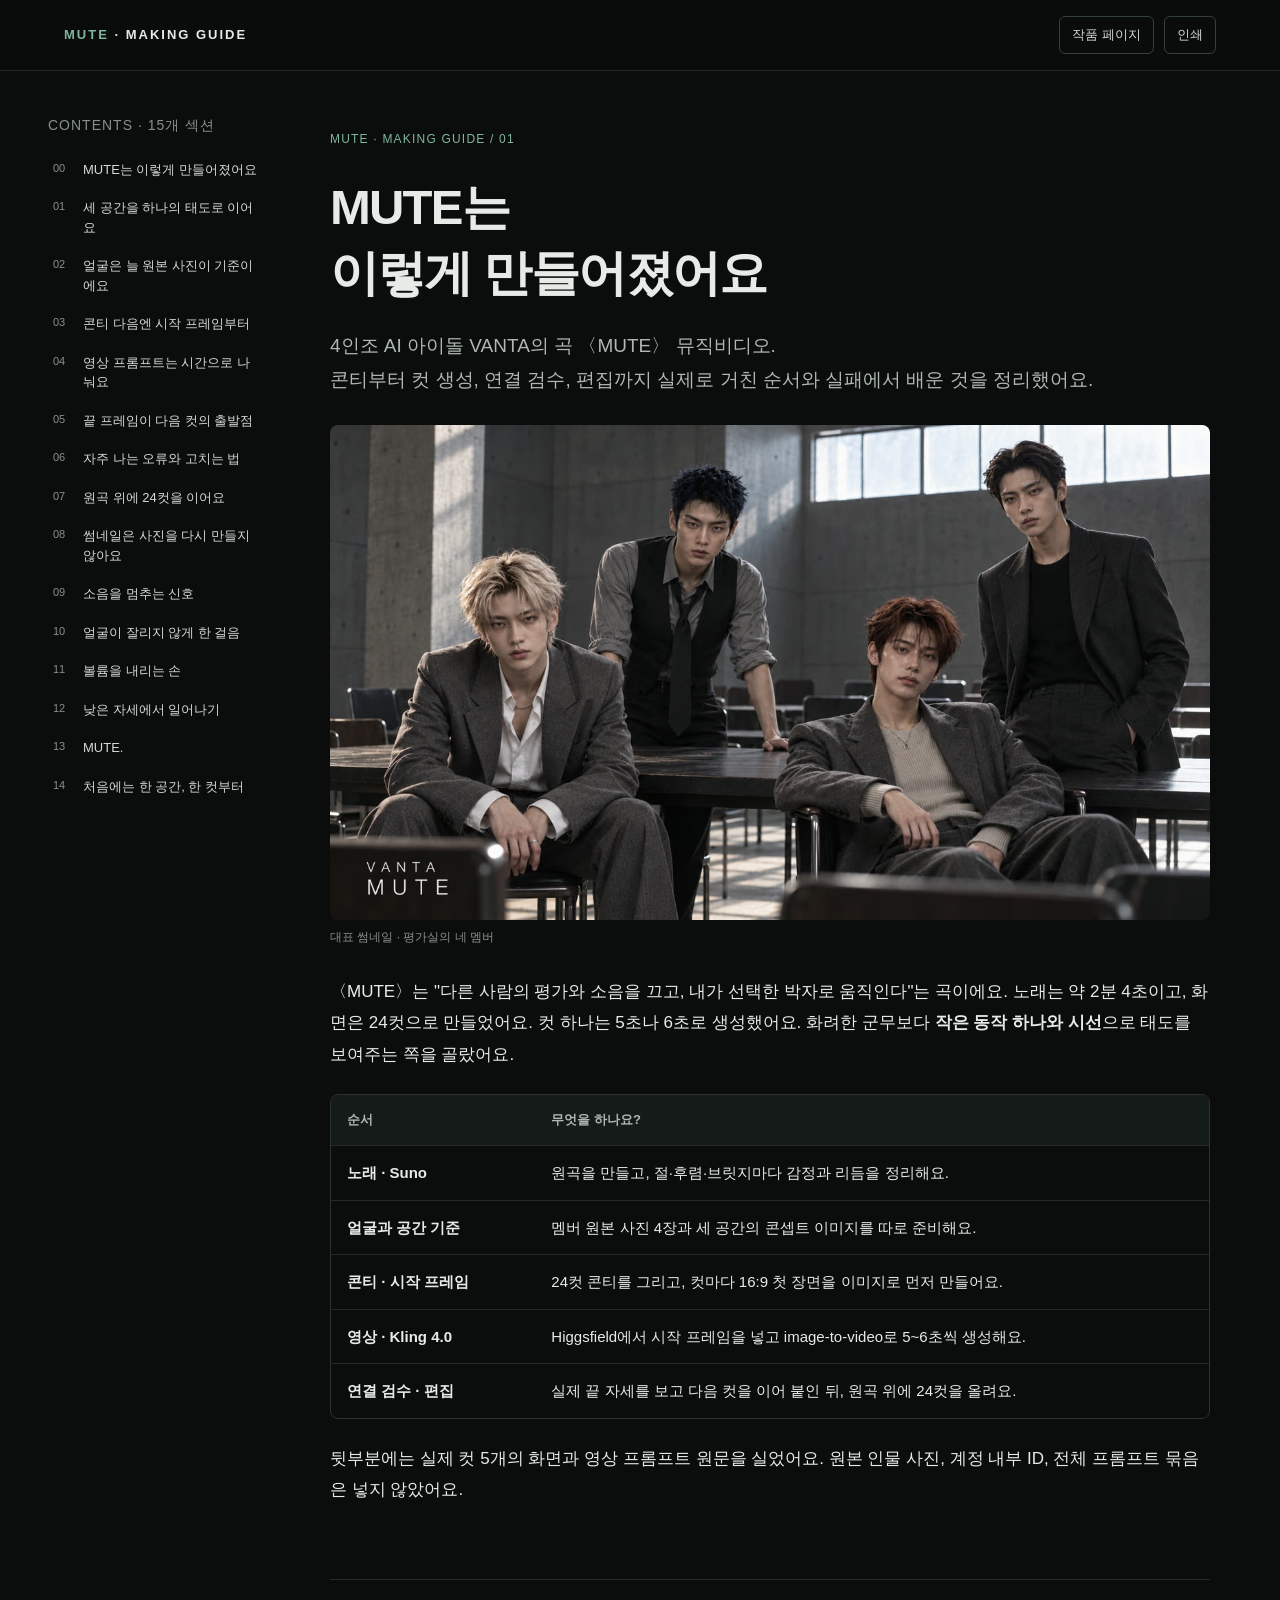
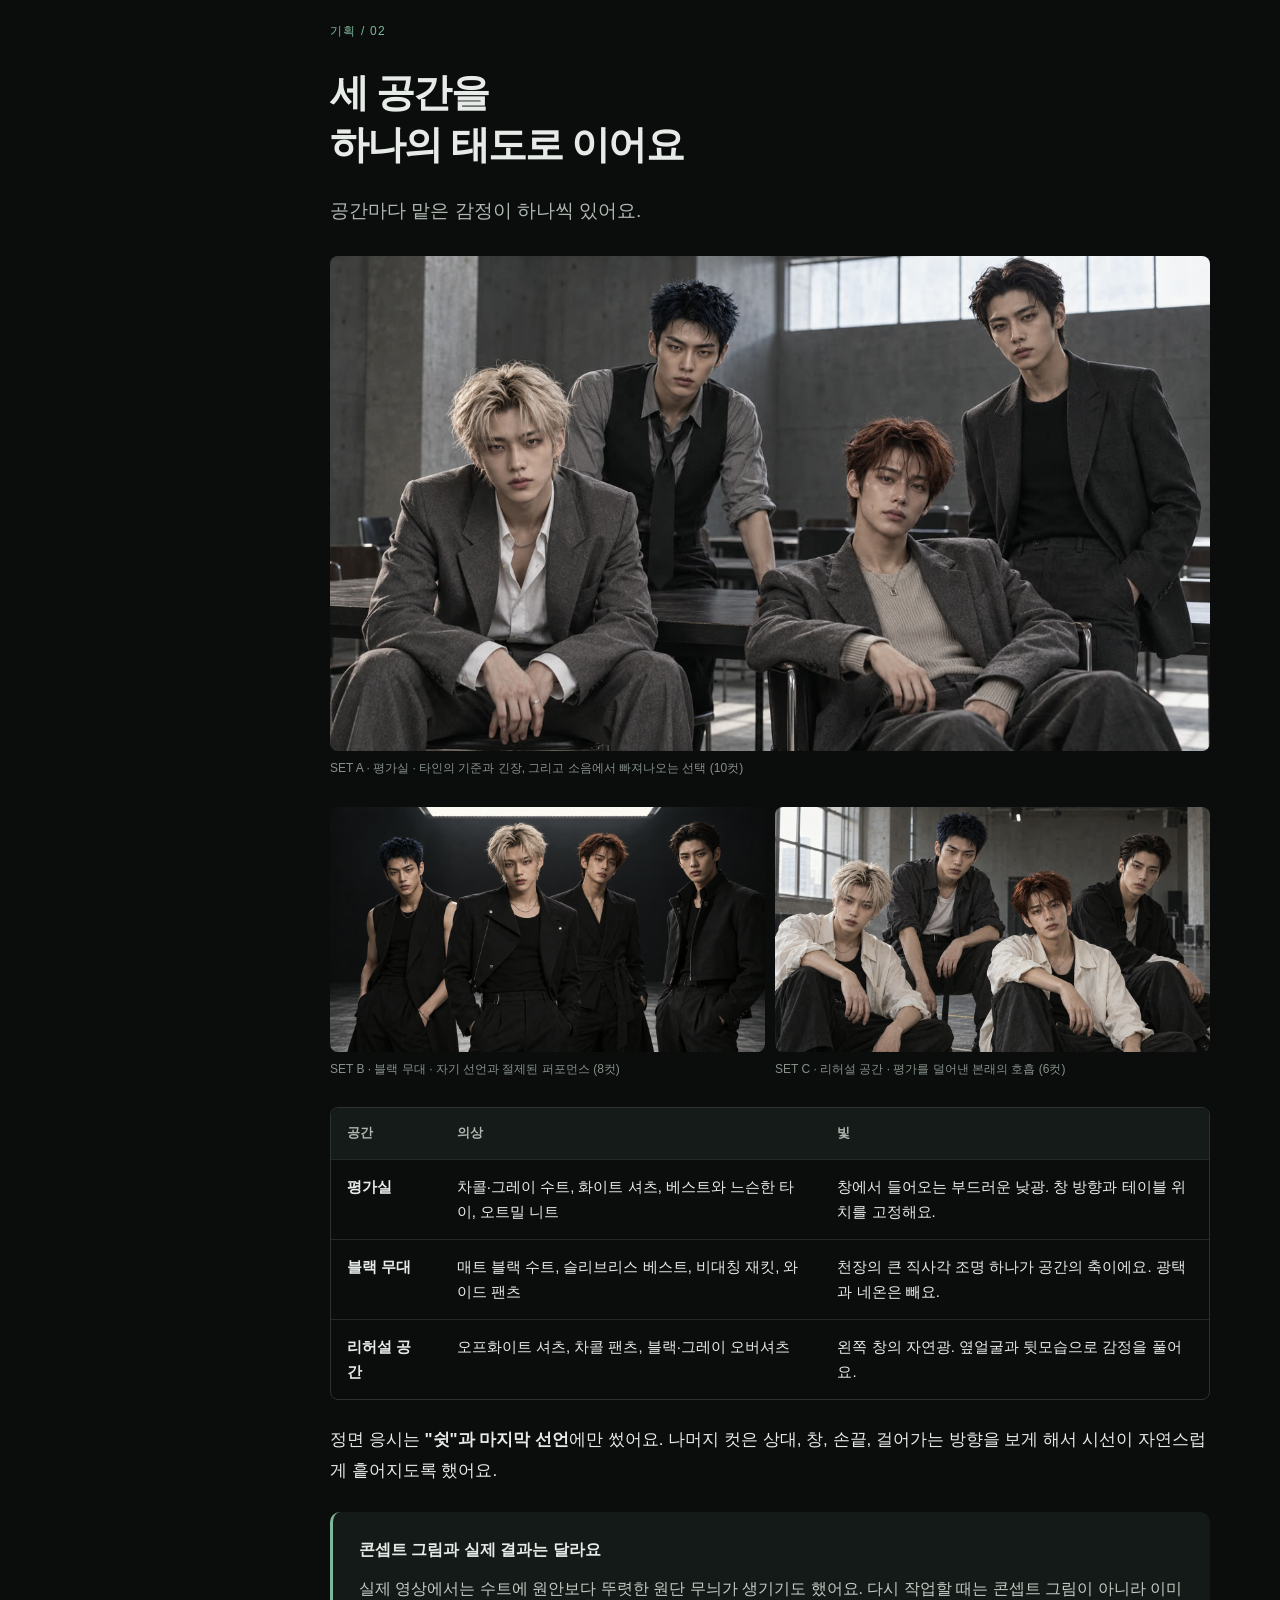
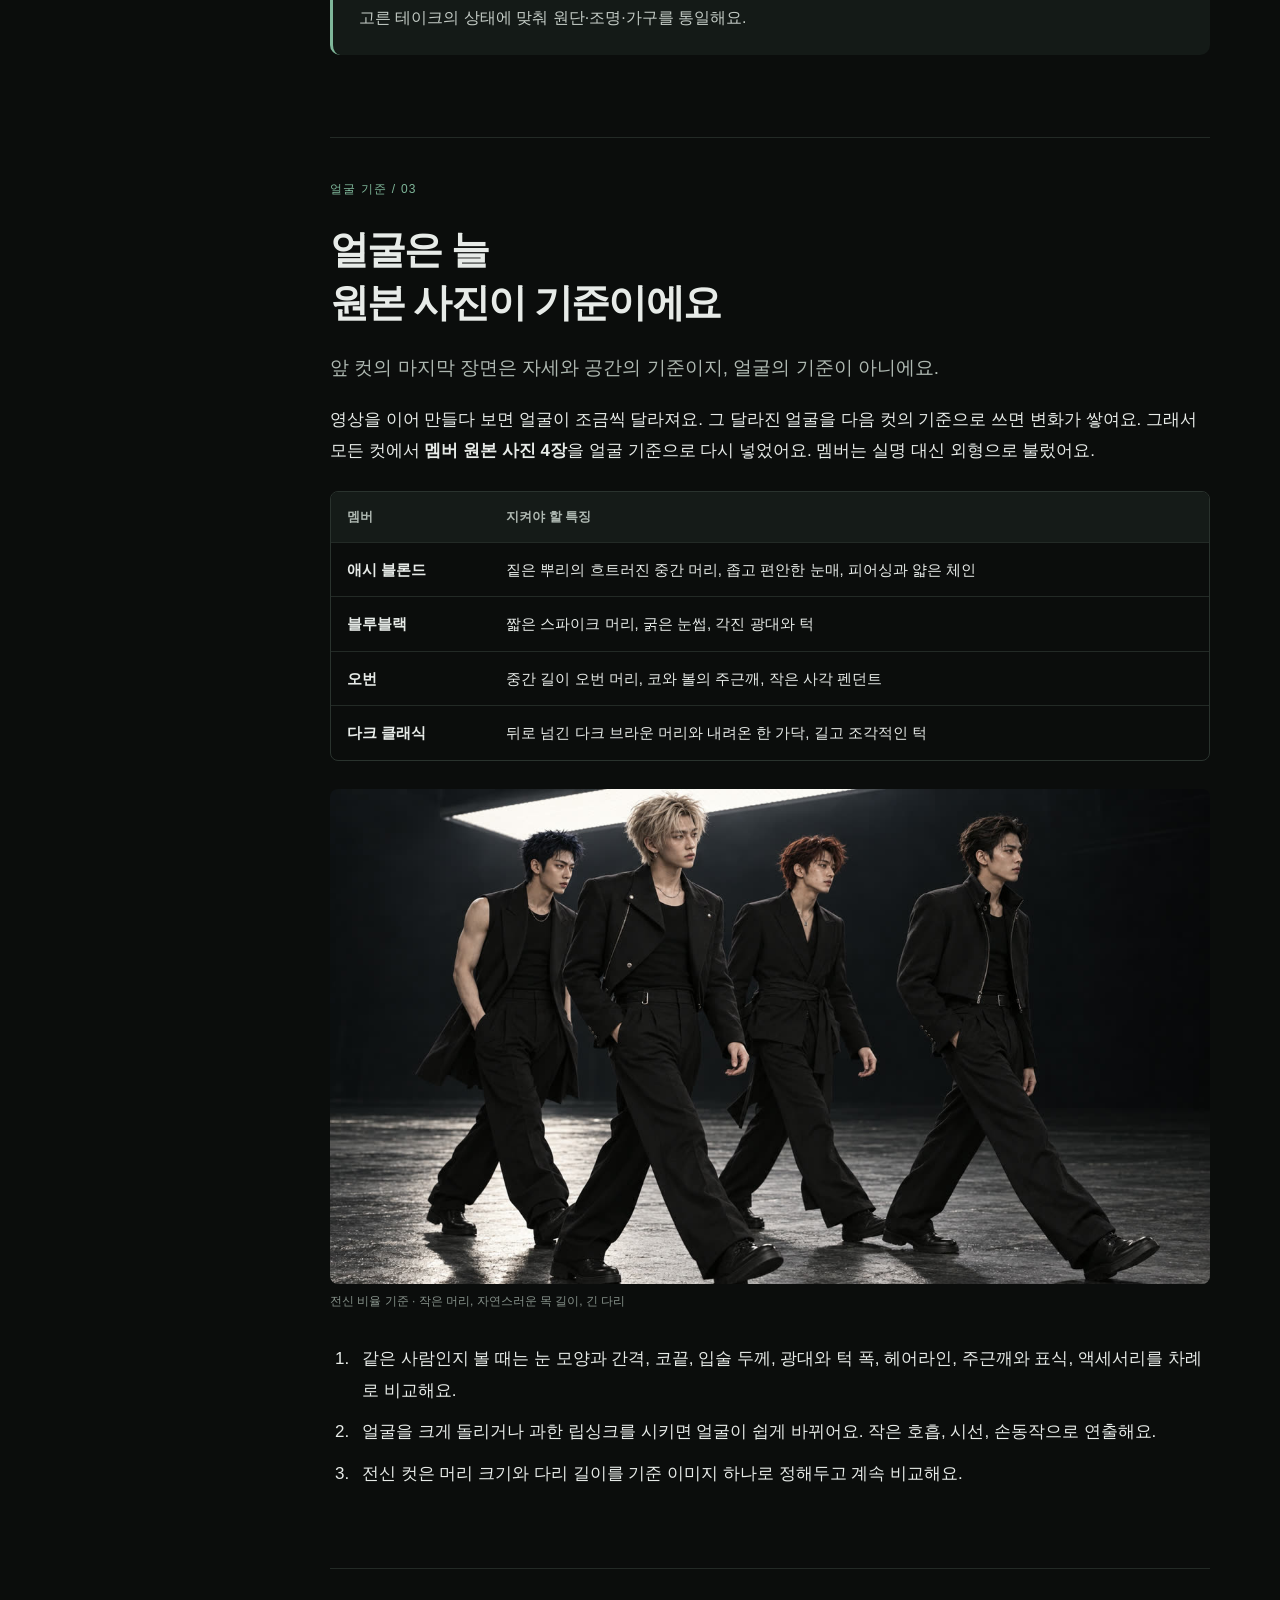
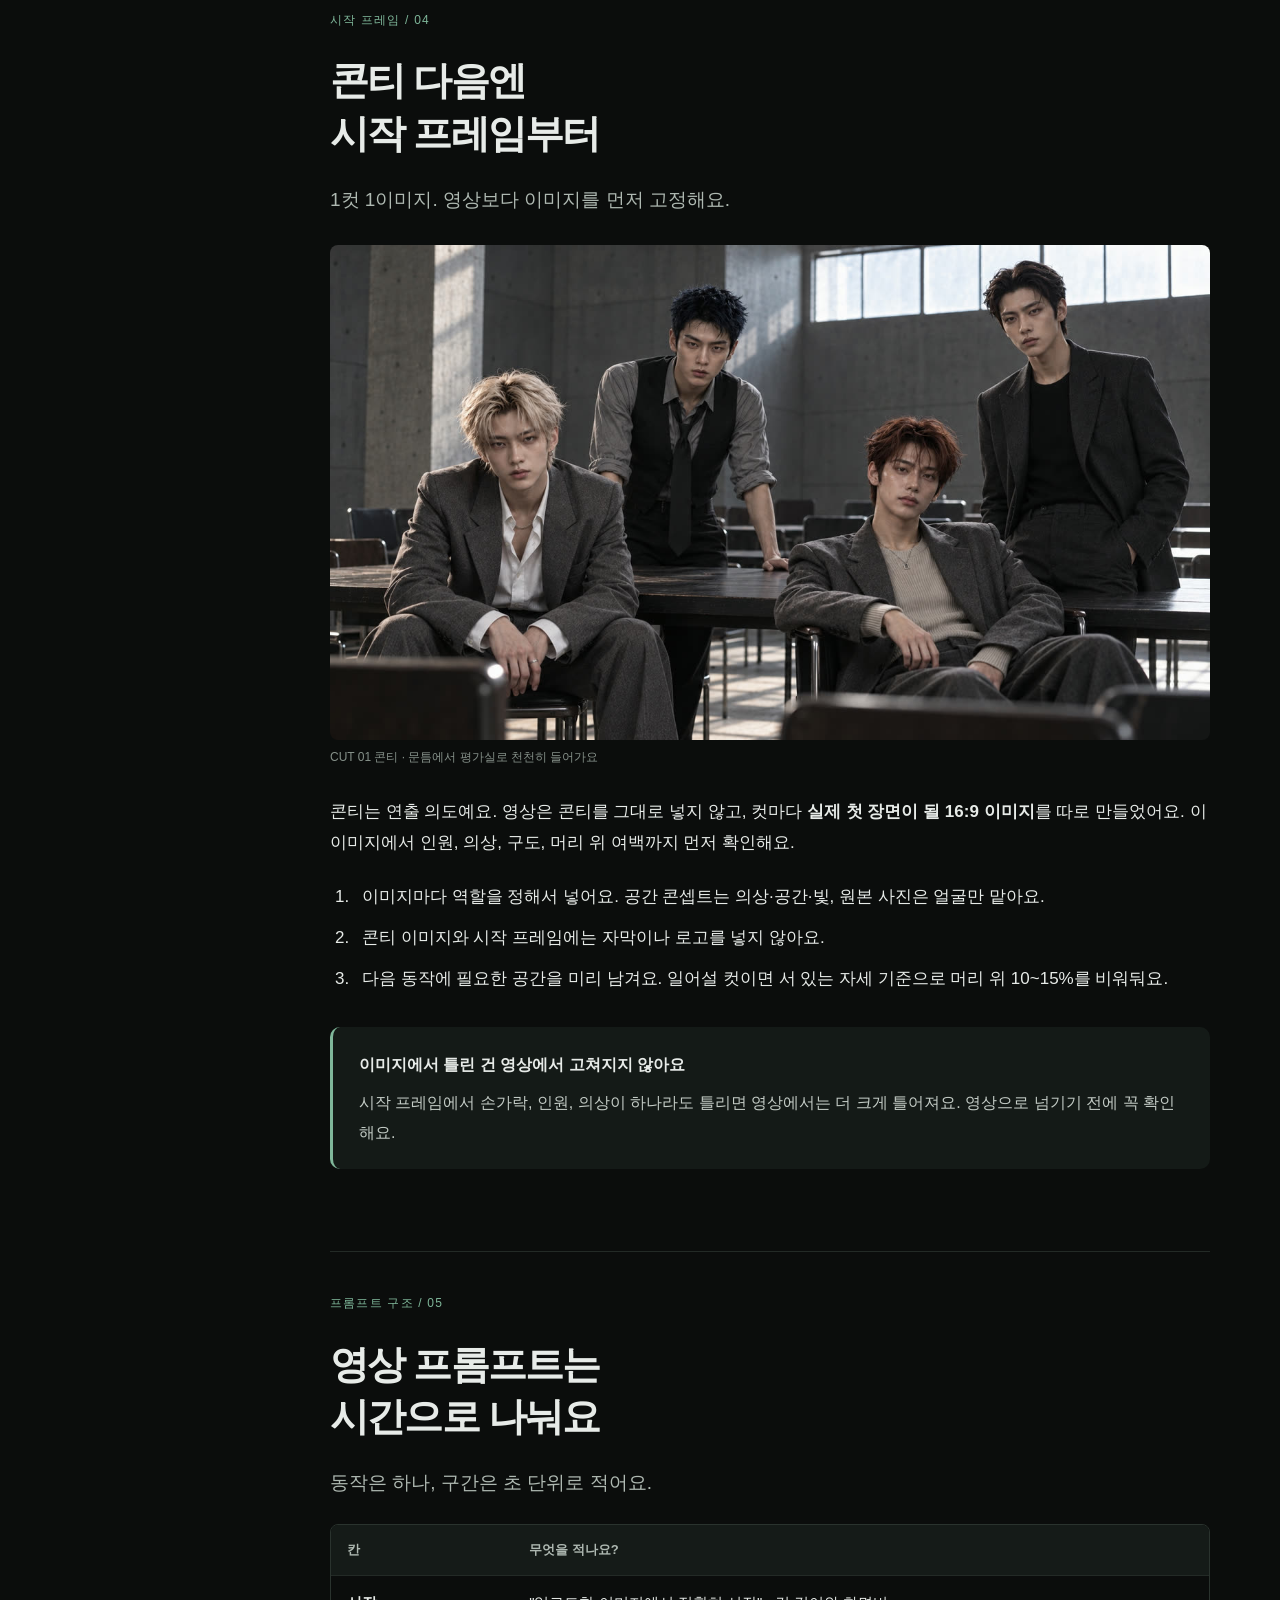
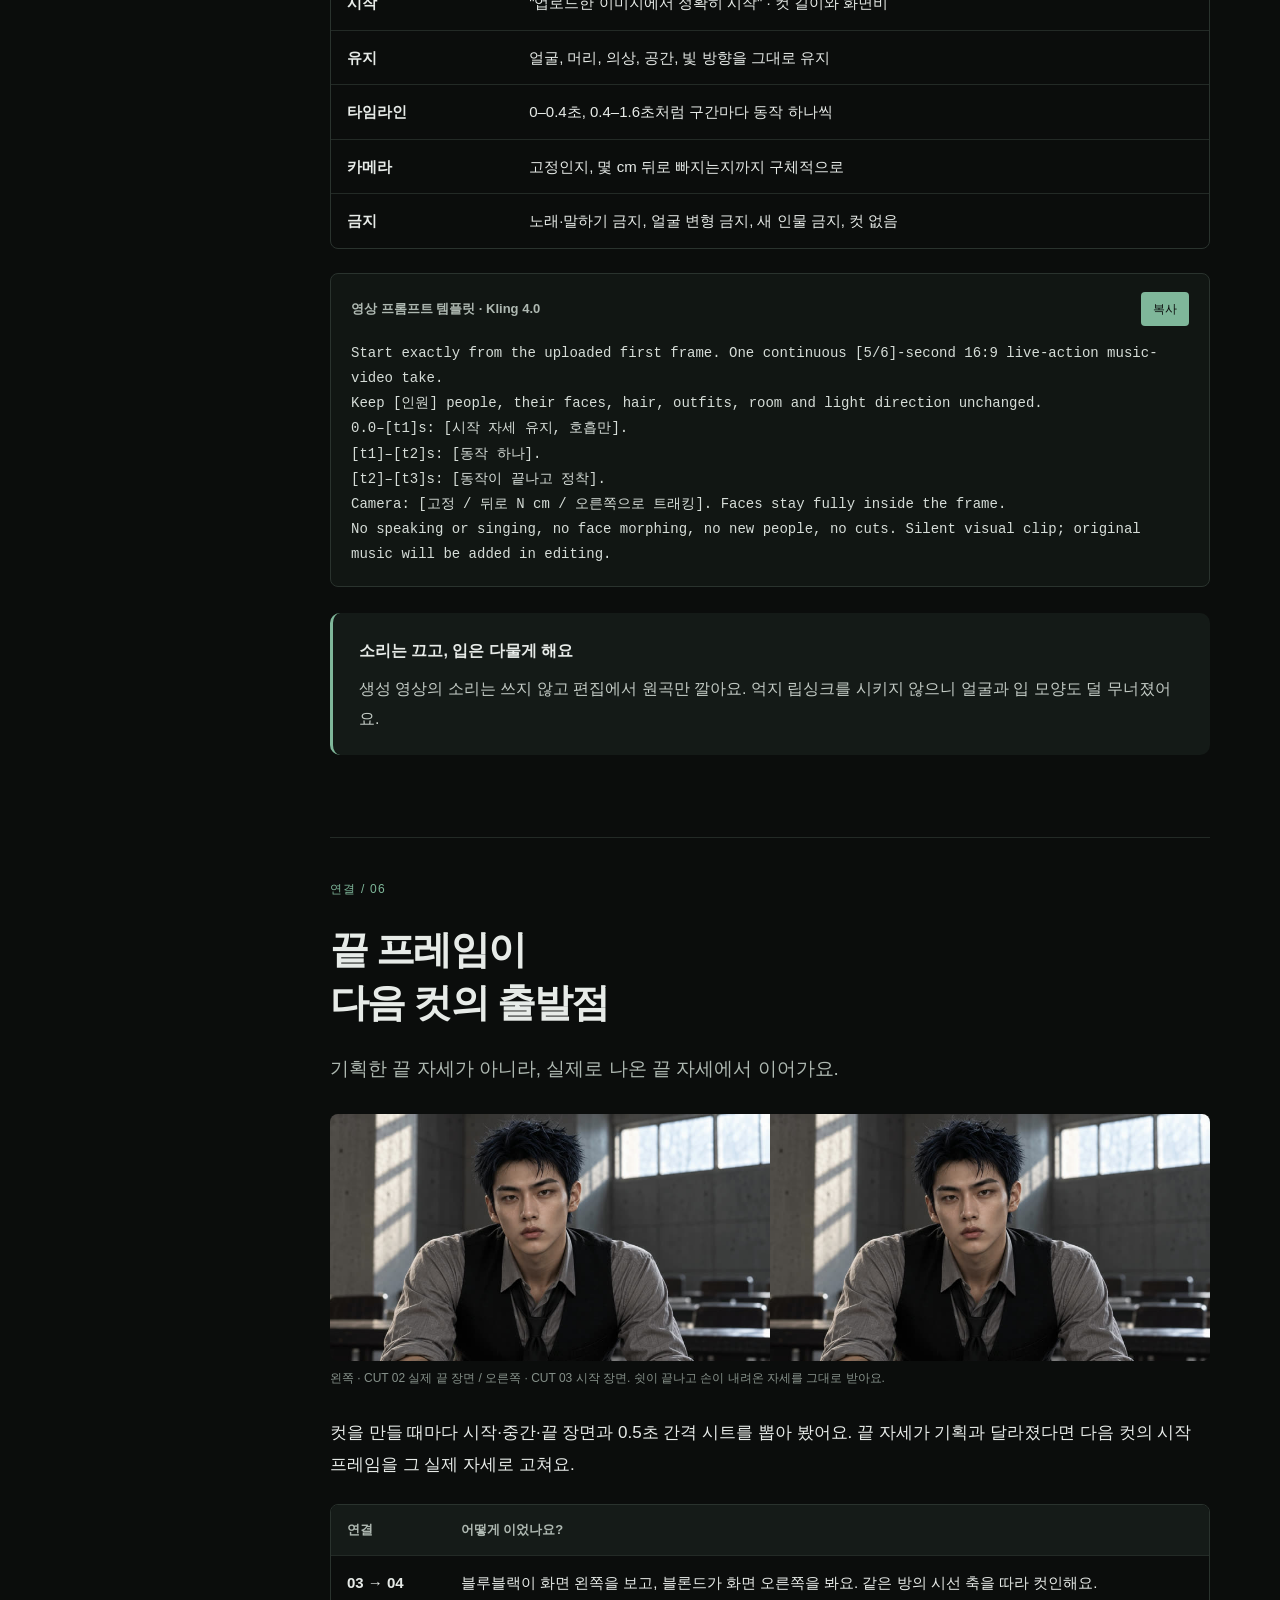
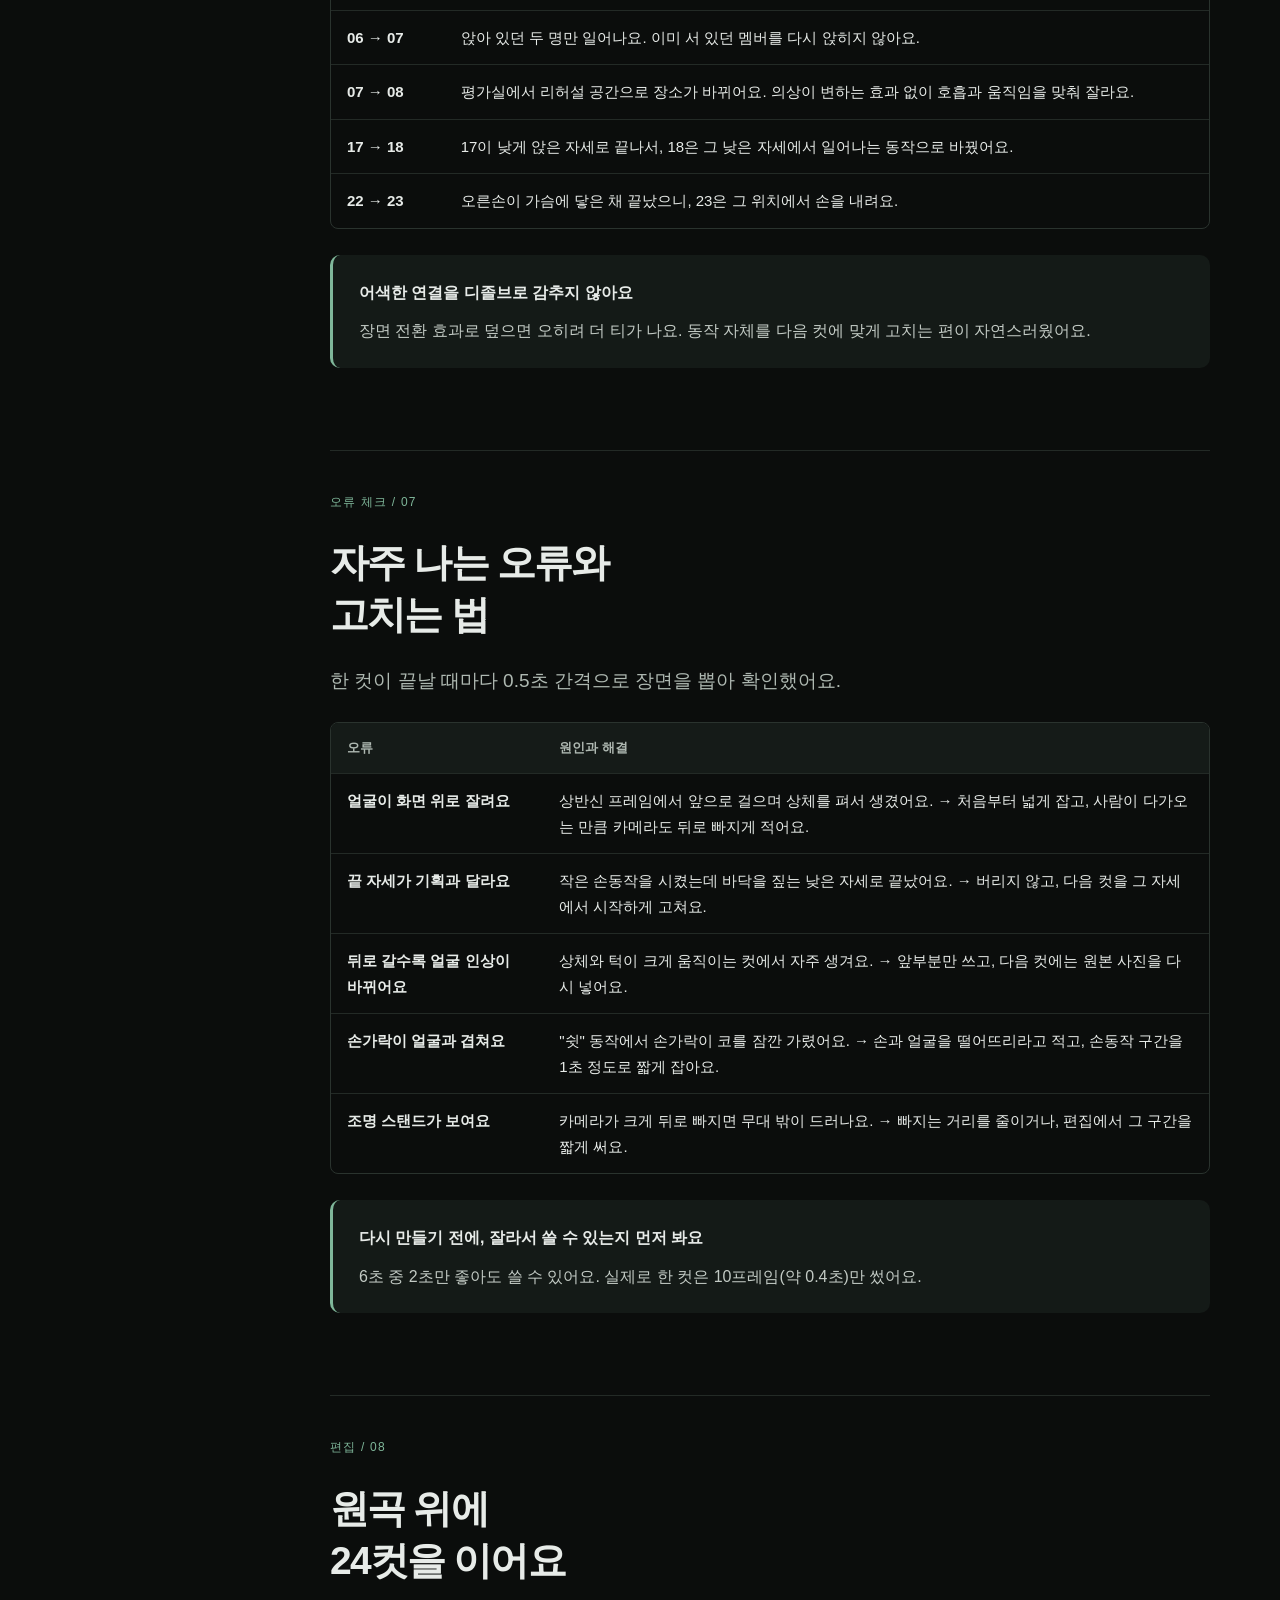
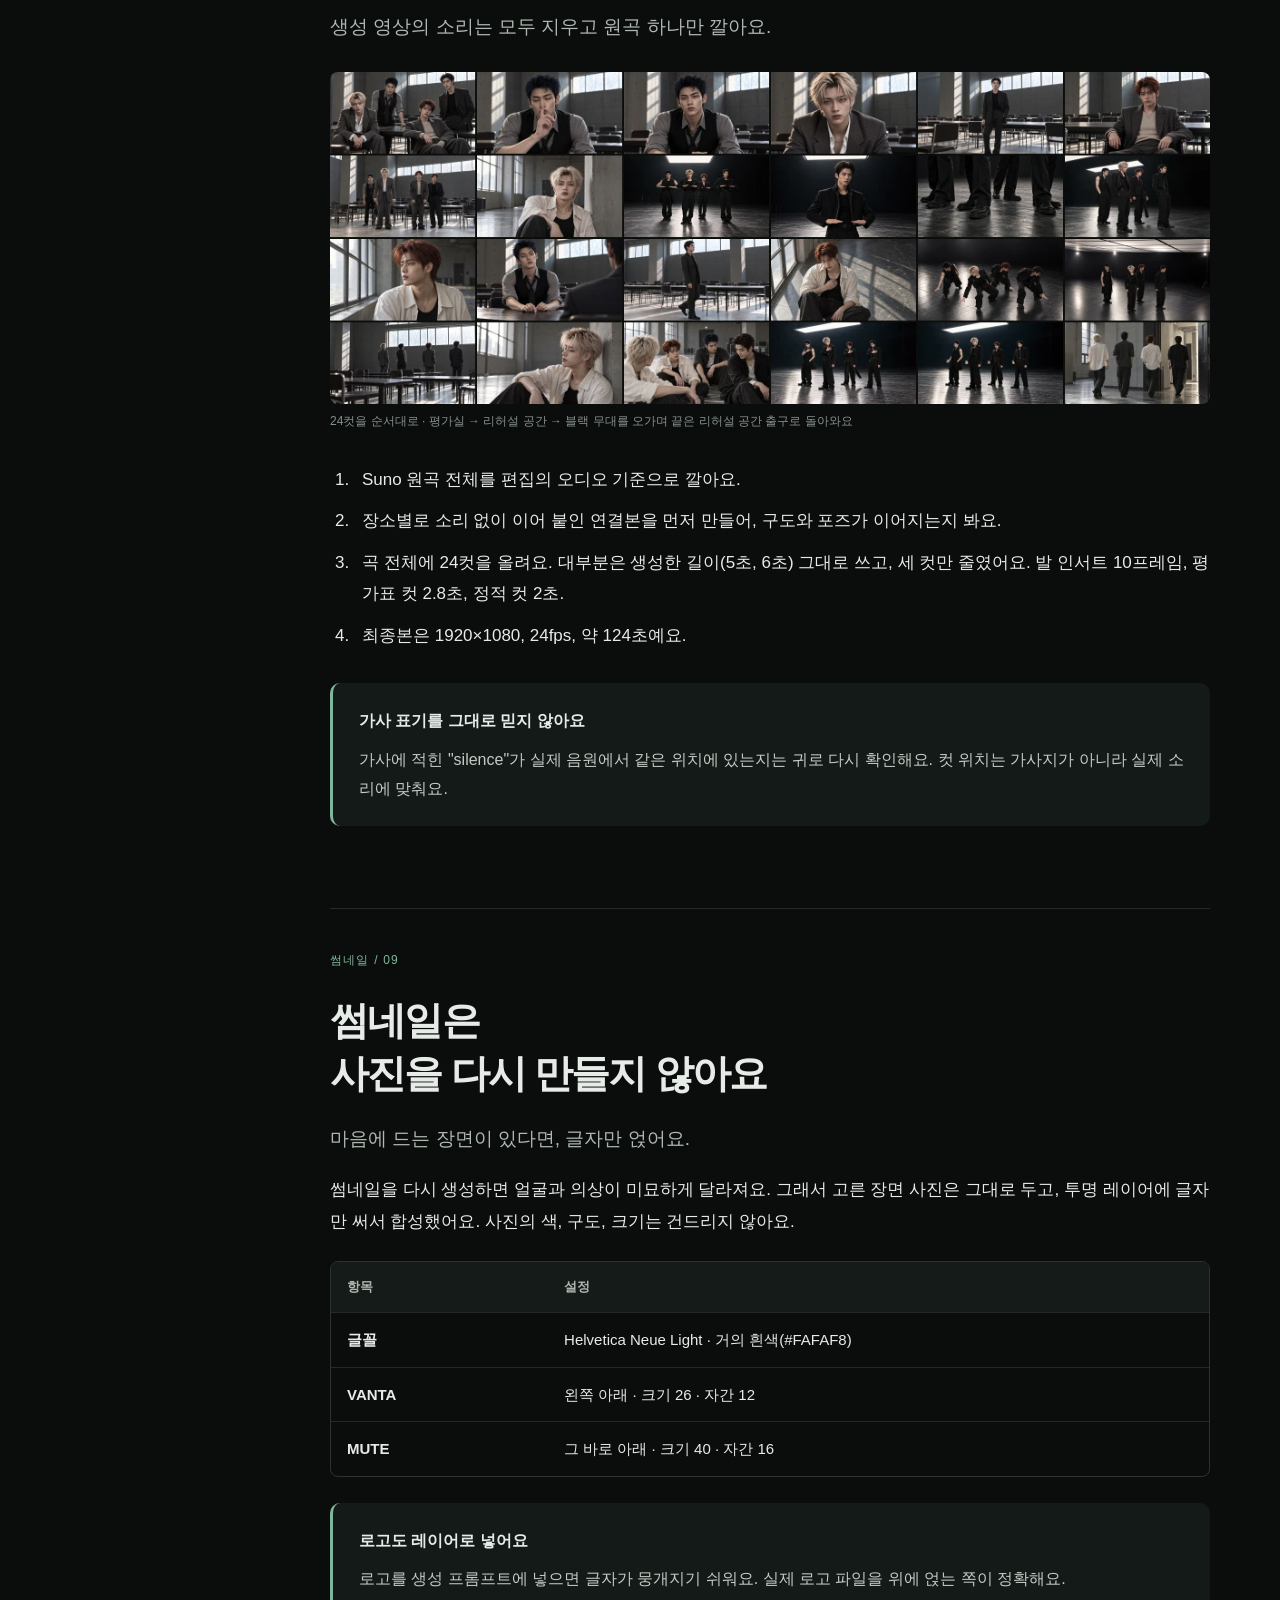
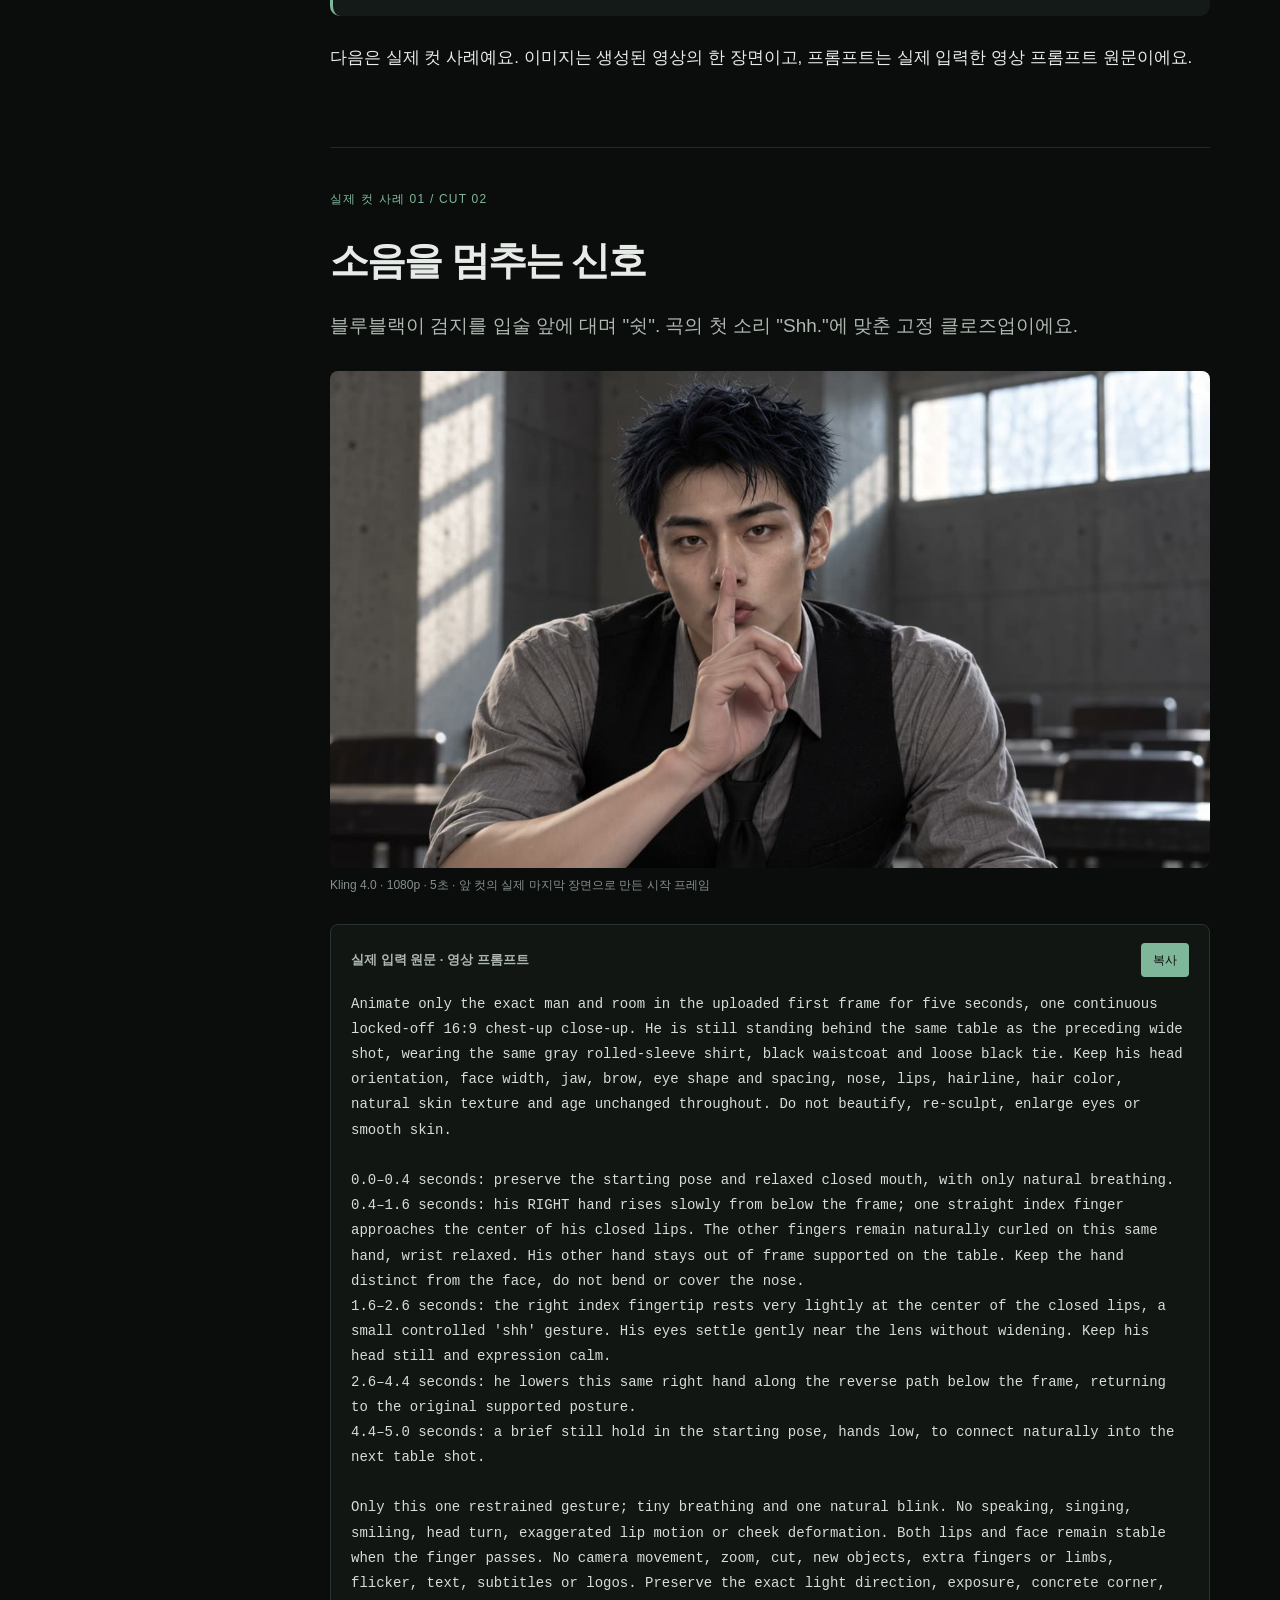
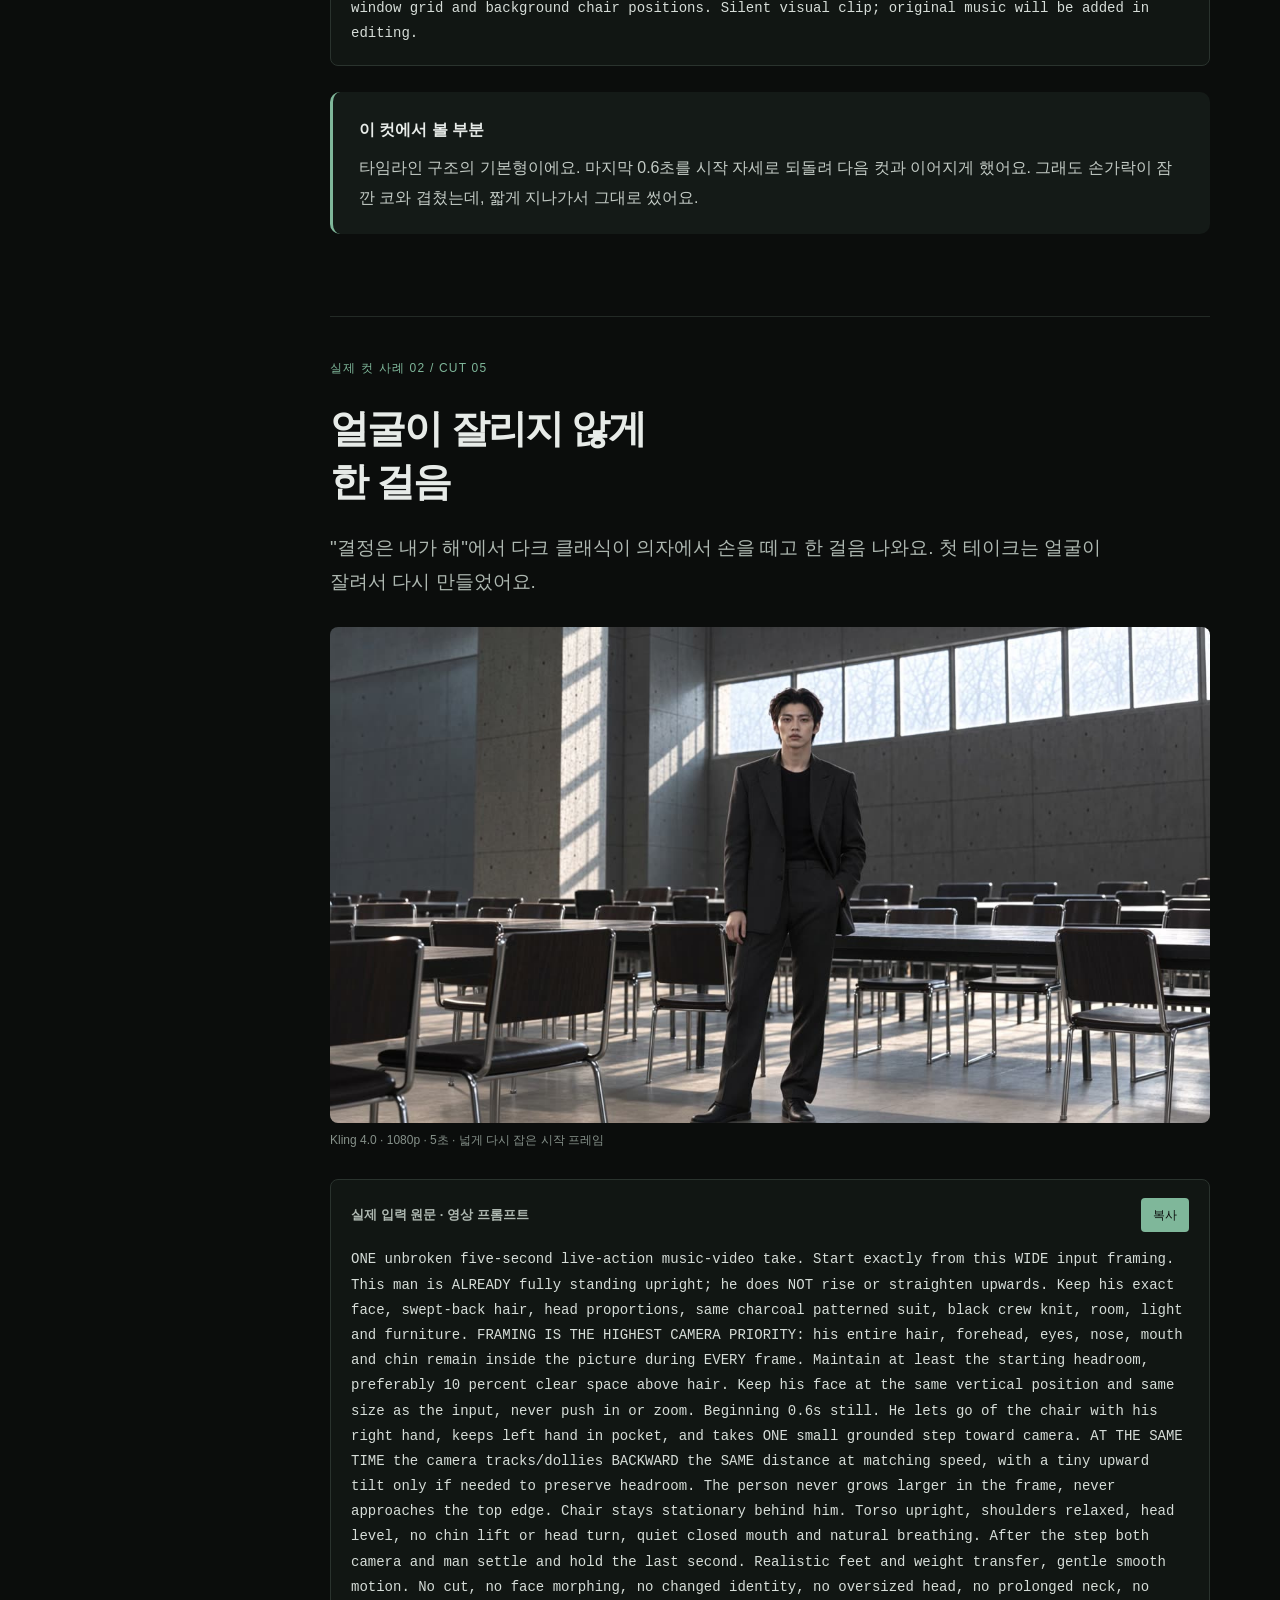
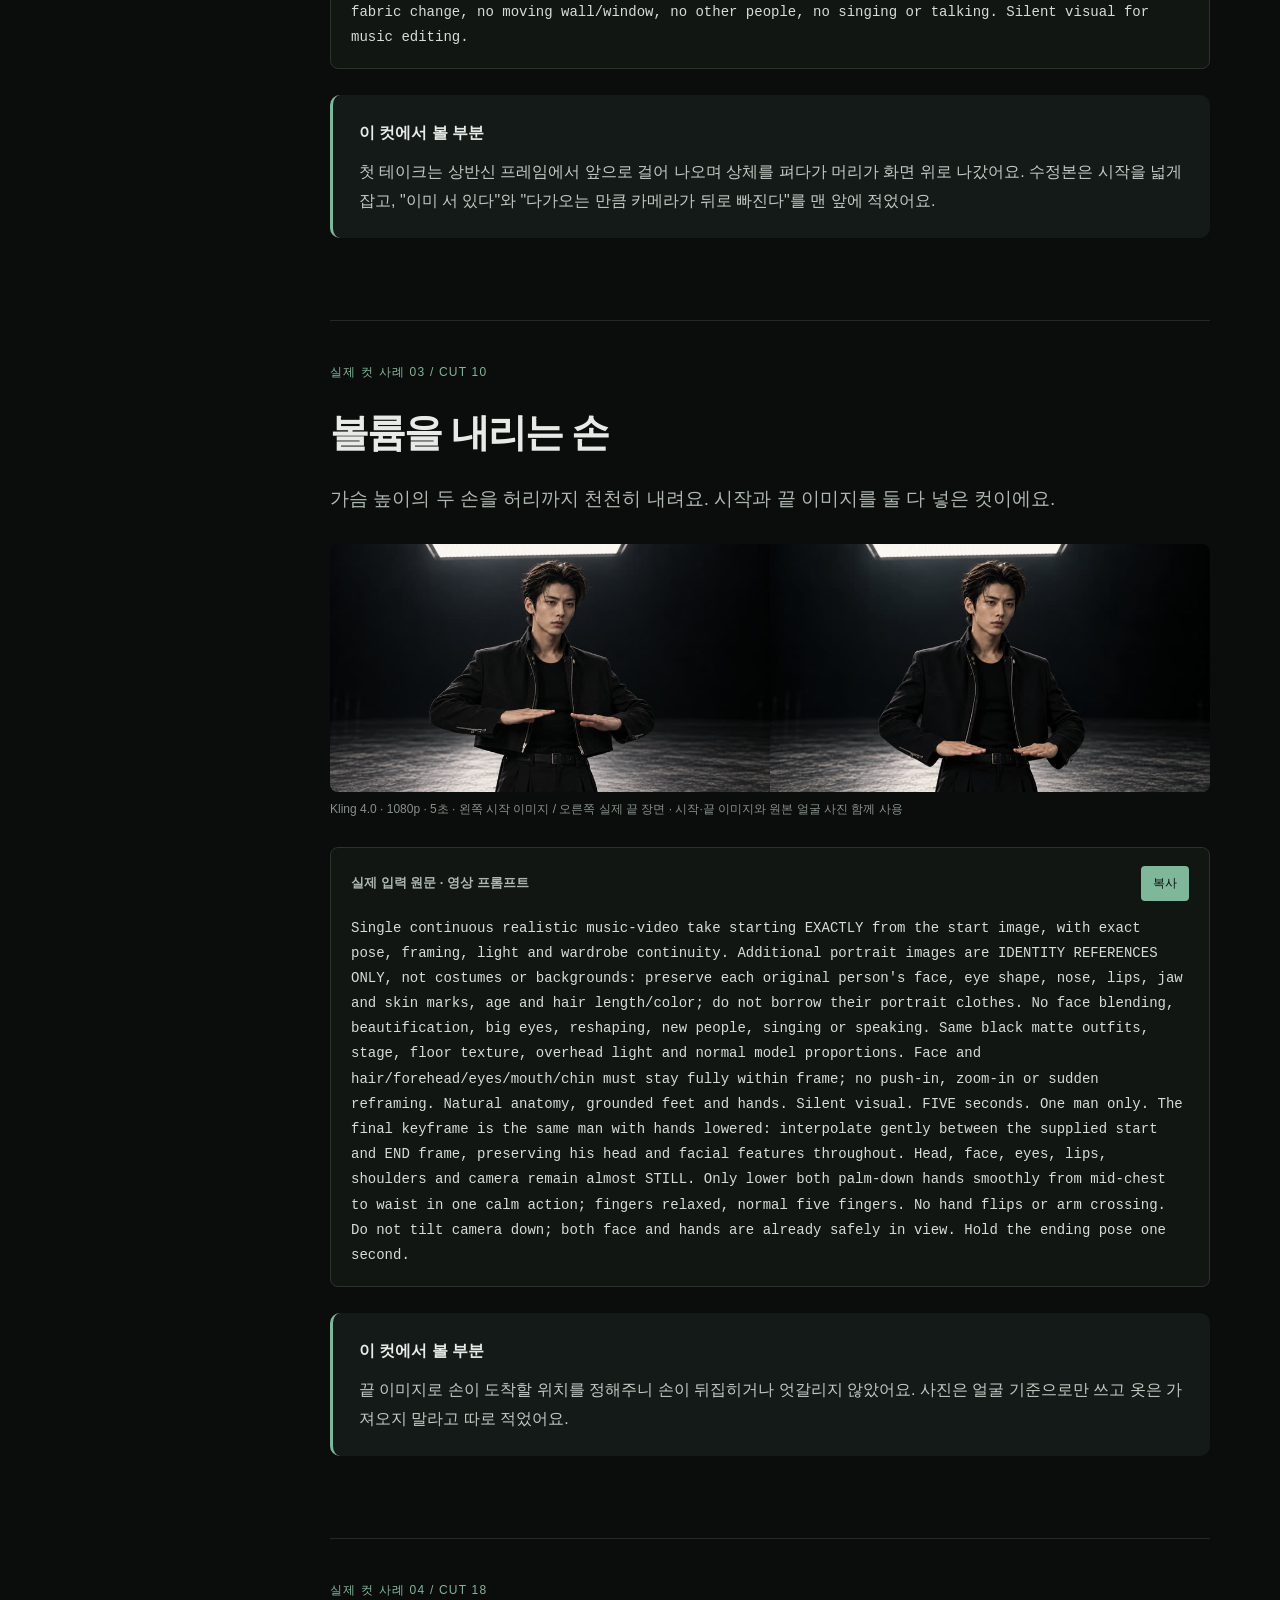
<file: works/mute/guide/index.html>
<!doctype html><html lang="ko"><head><meta charset="utf-8"><meta name="viewport" content="width=device-width,initial-scale=1"><meta name="description" content="AI 아이돌 VANTA의 MUTE 뮤직비디오를 Kling으로 만든 과정. 세 공간 기획, 얼굴 기준, 시작 프레임, 시간으로 나눈 프롬프트, 컷 연결, 편집까지."><title>MUTE · AI 뮤직비디오 제작 가이드</title><style>*{box-sizing:border-box}html{scroll-behavior:smooth;scroll-padding-top:88px}body{margin:0;background:#0b0d0c;color:#e7ebe8;font:17px/1.85 -apple-system,BlinkMacSystemFont,"Apple SD Gothic Neo",sans-serif}a{color:#a9d4bd;text-underline-offset:4px}button,a{touch-action:manipulation}button{font:inherit;cursor:pointer}button:focus-visible,a:focus-visible{outline:3px solid #7fb79a;outline-offset:4px}.top{position:sticky;top:0;z-index:10;display:flex;justify-content:space-between;align-items:center;gap:16px;padding:16px 5vw;border-bottom:1px solid #232a26;background:#0b0d0cf2;backdrop-filter:blur(8px)}.brand{font-size:13px;letter-spacing:2px;font-weight:700;color:#e7ebe8;text-decoration:none}.brand em{font-style:normal;color:#7fb79a}.tools{display:flex;gap:10px;align-items:center}.tools a,.tools button{border:1px solid #34403a;background:transparent;color:#d3dad5;border-radius:6px;padding:6px 12px;font-size:13px;text-decoration:none}.layout{display:grid;grid-template-columns:230px minmax(0,880px);gap:52px;max-width:1240px;margin:auto;padding:42px 28px 90px}nav{position:sticky;top:98px;align-self:start;max-height:calc(100vh - 120px);overflow:auto;padding-right:12px}nav h2{font-size:14px;letter-spacing:1px;font-weight:500;color:#86918a;margin:0 0 14px}nav a{display:flex;gap:10px;text-decoration:none;line-height:1.5;font-size:13px;margin:0 0 5px;padding:7px 5px;border-radius:4px;color:#d3dad5}nav a:hover{background:#18201c}nav span{font-size:11px;color:#86918a;min-width:20px}main{min-width:0}.chapter{padding:40px 0 56px;border-bottom:1px solid #232a26}.chapter:first-child{padding-top:15px}.kicker{color:#7fb79a;font-size:12px;letter-spacing:1.2px}.chapter h2{font-size:39px;letter-spacing:-1.8px;line-height:1.35;margin:24px 0 22px;word-break:keep-all}.chapter:first-child h2{font-size:49px}.lead{font-size:19px;color:#aeb8b1;line-height:1.8;max-width:790px}p{margin:18px 0}h3{font-size:21px;line-height:1.55;margin:32px 0 14px;letter-spacing:-.6px}.note{background:#141a17;border-left:3px solid #7fb79a;padding:22px 26px;border-radius:10px;margin:26px 0}.note b{font-size:16px}.note p{margin:8px 0 0;font-size:16px;color:#c3cbc5}.steps{padding-left:24px}.steps li{padding:4px 0 6px 8px}figure{margin:28px 0}figure img{display:block;width:100%;border-radius:8px}figcaption{font-size:12px;color:#86918a;line-height:1.65;margin-top:8px}.grid2{display:grid;grid-template-columns:1fr 1fr;gap:10px;margin:28px 0}.grid2 figure{margin:0}.table-wrap{overflow-x:auto;border:1px solid #2a332e;border-radius:8px;margin:24px 0}table{border-collapse:collapse;width:100%;font-size:15px;line-height:1.7}th{text-align:left;background:#151b18;font-size:13px;white-space:nowrap;color:#aeb8b1}th,td{padding:14px 16px;border-bottom:1px solid #232a26;vertical-align:top}tr:last-child td{border-bottom:0}td:first-child{font-weight:600;min-width:105px}.prompt{background:#111613;border:1px solid #2a332e;border-radius:8px;padding:18px 20px;margin:24px 0}.prompt>div{display:flex;align-items:center;justify-content:space-between;gap:15px}.prompt b{font-size:13px;color:#aeb8b1}.prompt button{background:#7fb79a;color:#0b0d0c;border:0;padding:6px 12px;border-radius:4px;font-size:12px;flex-shrink:0}pre{white-space:pre-wrap;overflow-wrap:anywhere;font:14px/1.8 ui-monospace,SFMono-Regular,Menlo,"Apple SD Gothic Neo",monospace;margin:15px 0 0;color:#d6ddd8}.copy-status{font-size:12px;color:#86918a}.sources{padding-left:22px;font-size:13px;line-height:1.85}.sources li{margin:4px 0}.ending{font-size:12px;color:#86918a;padding-top:24px}@media(max-width:980px){.layout{grid-template-columns:1fr;max-width:880px;gap:15px;padding-top:20px}nav{position:static;max-height:180px;display:flex;flex-wrap:wrap;gap:4px;overflow:auto;padding:12px 0;border-bottom:1px solid #232a26}nav h2{width:100%;margin-bottom:5px}nav a{font-size:11px;background:#18201c;padding:6px 9px;margin:0;max-width:240px}nav span{min-width:12px}.chapter{padding-top:30px}}@media(max-width:600px){body{font-size:16px}.layout{padding:20px 18px 60px}.chapter h2,.chapter:first-child h2{font-size:32px;letter-spacing:-1px}.lead{font-size:17px}.brand{font-size:10px;letter-spacing:.8px}.top{padding:12px 18px}.tools a,.tools button{font-size:11px;padding:5px 8px}.note{padding:20px}th,td{padding:10px;min-width:95px}table{font-size:13px}pre{font-size:12px}.prompt{padding:15px}.grid2{grid-template-columns:1fr}}@media print{.top,nav,.copy,.copy-status{display:none}.layout{display:block;padding:0;max-width:none}body{background:white;color:#111;font-size:11pt}.chapter{break-before:page;padding:0;border:0}.chapter:first-child{break-before:auto}.lead,.note p,pre{color:#222}.note,.prompt{background:#f3f3f3}@page{size:A4;margin:18mm}}</style></head><body><header class="top"><a class="brand" href="#start"><em>MUTE</em> · MAKING GUIDE</a><div class="tools"><a href="../../../work.html?id=mute">작품 페이지</a><button onclick="window.print()">인쇄</button></div></header><div class="layout"><nav aria-label="목차"><h2>CONTENTS · 15개 섹션</h2><a href="#start"><span>00</span>MUTE는 이렇게 만들어졌어요</a><a href="#concept"><span>01</span>세 공간을 하나의 태도로 이어요</a><a href="#identity"><span>02</span>얼굴은 늘 원본 사진이 기준이에요</a><a href="#frame"><span>03</span>콘티 다음엔 시작 프레임부터</a><a href="#prompt"><span>04</span>영상 프롬프트는 시간으로 나눠요</a><a href="#continuity"><span>05</span>끝 프레임이 다음 컷의 출발점</a><a href="#errors"><span>06</span>자주 나는 오류와 고치는 법</a><a href="#editing"><span>07</span>원곡 위에 24컷을 이어요</a><a href="#thumbnail"><span>08</span>썸네일은 사진을 다시 만들지 않아요</a><a href="#case-02"><span>09</span>소음을 멈추는 신호</a><a href="#case-05"><span>10</span>얼굴이 잘리지 않게 한 걸음</a><a href="#case-10"><span>11</span>볼륨을 내리는 손</a><a href="#case-18"><span>12</span>낮은 자세에서 일어나기</a><a href="#case-23"><span>13</span>MUTE.</a><a href="#finish"><span>14</span>처음에는 한 공간, 한 컷부터</a></nav><main>

<section id="start" class="chapter"><div class="kicker">MUTE · MAKING GUIDE / 01</div><h2>MUTE는<br>이렇게 만들어졌어요</h2><p class="lead">4인조 AI 아이돌 VANTA의 곡 〈MUTE〉 뮤직비디오.<br>콘티부터 컷 생성, 연결 검수, 편집까지 실제로 거친 순서와 실패에서 배운 것을 정리했어요.</p><figure><img src="assets/cover.jpg" alt="평가실 테이블 앞의 네 멤버 · MUTE 썸네일"><figcaption>대표 썸네일 · 평가실의 네 멤버</figcaption></figure><p>〈MUTE〉는 "다른 사람의 평가와 소음을 끄고, 내가 선택한 박자로 움직인다"는 곡이에요. 노래는 약 2분 4초이고, 화면은 24컷으로 만들었어요. 컷 하나는 5초나 6초로 생성했어요. 화려한 군무보다 <b>작은 동작 하나와 시선</b>으로 태도를 보여주는 쪽을 골랐어요.</p><div class="table-wrap"><table><thead><tr><th>순서</th><th>무엇을 하나요?</th></tr></thead><tbody><tr><td>노래 · Suno</td><td>원곡을 만들고, 절·후렴·브릿지마다 감정과 리듬을 정리해요.</td></tr><tr><td>얼굴과 공간 기준</td><td>멤버 원본 사진 4장과 세 공간의 콘셉트 이미지를 따로 준비해요.</td></tr><tr><td>콘티 · 시작 프레임</td><td>24컷 콘티를 그리고, 컷마다 16:9 첫 장면을 이미지로 먼저 만들어요.</td></tr><tr><td>영상 · Kling 4.0</td><td>Higgsfield에서 시작 프레임을 넣고 image-to-video로 5~6초씩 생성해요.</td></tr><tr><td>연결 검수 · 편집</td><td>실제 끝 자세를 보고 다음 컷을 이어 붙인 뒤, 원곡 위에 24컷을 올려요.</td></tr></tbody></table></div><p>뒷부분에는 실제 컷 5개의 화면과 영상 프롬프트 원문을 실었어요. 원본 인물 사진, 계정 내부 ID, 전체 프롬프트 묶음은 넣지 않았어요.</p></section>

<section id="concept" class="chapter"><div class="kicker">기획 / 02</div><h2>세 공간을<br>하나의 태도로 이어요</h2><p class="lead">공간마다 맡은 감정이 하나씩 있어요.</p><figure><img src="assets/set_A.jpg" alt="SET A · 평가실, 긴 테이블과 높은 창"><figcaption>SET A · 평가실 · 타인의 기준과 긴장, 그리고 소음에서 빠져나오는 선택 (10컷)</figcaption></figure><div class="grid2"><figure><img src="assets/set_B.jpg" alt="SET B · 블랙 무대, 천장의 큰 직사각 조명"><figcaption>SET B · 블랙 무대 · 자기 선언과 절제된 퍼포먼스 (8컷)</figcaption></figure><figure><img src="assets/set_C.jpg" alt="SET C · 리허설 공간, 왼쪽 큰 창"><figcaption>SET C · 리허설 공간 · 평가를 덜어낸 본래의 호흡 (6컷)</figcaption></figure></div><div class="table-wrap"><table><thead><tr><th>공간</th><th>의상</th><th>빛</th></tr></thead><tbody><tr><td>평가실</td><td>차콜·그레이 수트, 화이트 셔츠, 베스트와 느슨한 타이, 오트밀 니트</td><td>창에서 들어오는 부드러운 낮광. 창 방향과 테이블 위치를 고정해요.</td></tr><tr><td>블랙 무대</td><td>매트 블랙 수트, 슬리브리스 베스트, 비대칭 재킷, 와이드 팬츠</td><td>천장의 큰 직사각 조명 하나가 공간의 축이에요. 광택과 네온은 빼요.</td></tr><tr><td>리허설 공간</td><td>오프화이트 셔츠, 차콜 팬츠, 블랙·그레이 오버셔츠</td><td>왼쪽 창의 자연광. 옆얼굴과 뒷모습으로 감정을 풀어요.</td></tr></tbody></table></div><p>정면 응시는 <b>"쉿"과 마지막 선언</b>에만 썼어요. 나머지 컷은 상대, 창, 손끝, 걸어가는 방향을 보게 해서 시선이 자연스럽게 흩어지도록 했어요.</p><aside class="note"><b>콘셉트 그림과 실제 결과는 달라요</b><p>실제 영상에서는 수트에 원안보다 뚜렷한 원단 무늬가 생기기도 했어요. 다시 작업할 때는 콘셉트 그림이 아니라 이미 고른 테이크의 상태에 맞춰 원단·조명·가구를 통일해요.</p></aside></section>

<section id="identity" class="chapter"><div class="kicker">얼굴 기준 / 03</div><h2>얼굴은 늘<br>원본 사진이 기준이에요</h2><p class="lead">앞 컷의 마지막 장면은 자세와 공간의 기준이지, 얼굴의 기준이 아니에요.</p><p>영상을 이어 만들다 보면 얼굴이 조금씩 달라져요. 그 달라진 얼굴을 다음 컷의 기준으로 쓰면 변화가 쌓여요. 그래서 모든 컷에서 <b>멤버 원본 사진 4장</b>을 얼굴 기준으로 다시 넣었어요. 멤버는 실명 대신 외형으로 불렀어요.</p><div class="table-wrap"><table><thead><tr><th>멤버</th><th>지켜야 할 특징</th></tr></thead><tbody><tr><td>애시 블론드</td><td>짙은 뿌리의 흐트러진 중간 머리, 좁고 편안한 눈매, 피어싱과 얇은 체인</td></tr><tr><td>블루블랙</td><td>짧은 스파이크 머리, 굵은 눈썹, 각진 광대와 턱</td></tr><tr><td>오번</td><td>중간 길이 오번 머리, 코와 볼의 주근깨, 작은 사각 펜던트</td></tr><tr><td>다크 클래식</td><td>뒤로 넘긴 다크 브라운 머리와 내려온 한 가닥, 길고 조각적인 턱</td></tr></tbody></table></div><figure><img src="assets/proportions.jpg" alt="블랙 무대에서 걷는 네 멤버의 전신 비율 기준"><figcaption>전신 비율 기준 · 작은 머리, 자연스러운 목 길이, 긴 다리</figcaption></figure><ol class="steps"><li>같은 사람인지 볼 때는 눈 모양과 간격, 코끝, 입술 두께, 광대와 턱 폭, 헤어라인, 주근깨와 표식, 액세서리를 차례로 비교해요.</li><li>얼굴을 크게 돌리거나 과한 립싱크를 시키면 얼굴이 쉽게 바뀌어요. 작은 호흡, 시선, 손동작으로 연출해요.</li><li>전신 컷은 머리 크기와 다리 길이를 기준 이미지 하나로 정해두고 계속 비교해요.</li></ol></section>

<section id="frame" class="chapter"><div class="kicker">시작 프레임 / 04</div><h2>콘티 다음엔<br>시작 프레임부터</h2><p class="lead">1컷 1이미지. 영상보다 이미지를 먼저 고정해요.</p><figure><img src="assets/storyboard_01.jpg" alt="CUT 01 콘티 · 문틈에서 평가실로 들어가는 장면"><figcaption>CUT 01 콘티 · 문틈에서 평가실로 천천히 들어가요</figcaption></figure><p>콘티는 연출 의도예요. 영상은 콘티를 그대로 넣지 않고, 컷마다 <b>실제 첫 장면이 될 16:9 이미지</b>를 따로 만들었어요. 이 이미지에서 인원, 의상, 구도, 머리 위 여백까지 먼저 확인해요.</p><ol class="steps"><li>이미지마다 역할을 정해서 넣어요. 공간 콘셉트는 의상·공간·빛, 원본 사진은 얼굴만 맡아요.</li><li>콘티 이미지와 시작 프레임에는 자막이나 로고를 넣지 않아요.</li><li>다음 동작에 필요한 공간을 미리 남겨요. 일어설 컷이면 서 있는 자세 기준으로 머리 위 10~15%를 비워둬요.</li></ol><aside class="note"><b>이미지에서 틀린 건 영상에서 고쳐지지 않아요</b><p>시작 프레임에서 손가락, 인원, 의상이 하나라도 틀리면 영상에서는 더 크게 틀어져요. 영상으로 넘기기 전에 꼭 확인해요.</p></aside></section>

<section id="prompt" class="chapter"><div class="kicker">프롬프트 구조 / 05</div><h2>영상 프롬프트는<br>시간으로 나눠요</h2><p class="lead">동작은 하나, 구간은 초 단위로 적어요.</p><div class="table-wrap"><table><thead><tr><th>칸</th><th>무엇을 적나요?</th></tr></thead><tbody><tr><td>시작</td><td>"업로드한 이미지에서 정확히 시작" · 컷 길이와 화면비</td></tr><tr><td>유지</td><td>얼굴, 머리, 의상, 공간, 빛 방향을 그대로 유지</td></tr><tr><td>타임라인</td><td>0–0.4초, 0.4–1.6초처럼 구간마다 동작 하나씩</td></tr><tr><td>카메라</td><td>고정인지, 몇 cm 뒤로 빠지는지까지 구체적으로</td></tr><tr><td>금지</td><td>노래·말하기 금지, 얼굴 변형 금지, 새 인물 금지, 컷 없음</td></tr></tbody></table></div><div class="prompt"><div><b>영상 프롬프트 템플릿 · Kling 4.0</b><button class="copy" type="button">복사</button></div><pre tabindex="0">Start exactly from the uploaded first frame. One continuous [5/6]-second 16:9 live-action music-video take.
Keep [인원] people, their faces, hair, outfits, room and light direction unchanged.
0.0–[t1]s: [시작 자세 유지, 호흡만].
[t1]–[t2]s: [동작 하나].
[t2]–[t3]s: [동작이 끝나고 정착].
Camera: [고정 / 뒤로 N cm / 오른쪽으로 트래킹]. Faces stay fully inside the frame.
No speaking or singing, no face morphing, no new people, no cuts. Silent visual clip; original music will be added in editing.</pre><span class="copy-status" aria-live="polite"></span></div><aside class="note"><b>소리는 끄고, 입은 다물게 해요</b><p>생성 영상의 소리는 쓰지 않고 편집에서 원곡만 깔아요. 억지 립싱크를 시키지 않으니 얼굴과 입 모양도 덜 무너졌어요.</p></aside></section>

<section id="continuity" class="chapter"><div class="kicker">연결 / 06</div><h2>끝 프레임이<br>다음 컷의 출발점</h2><p class="lead">기획한 끝 자세가 아니라, 실제로 나온 끝 자세에서 이어가요.</p><figure><img src="assets/link_02_03.jpg" alt="왼쪽: CUT 02의 실제 마지막 장면 · 오른쪽: CUT 03의 시작 장면"><figcaption>왼쪽 · CUT 02 실제 끝 장면 / 오른쪽 · CUT 03 시작 장면. 쉿이 끝나고 손이 내려온 자세를 그대로 받아요.</figcaption></figure><p>컷을 만들 때마다 시작·중간·끝 장면과 0.5초 간격 시트를 뽑아 봤어요. 끝 자세가 기획과 달라졌다면 다음 컷의 시작 프레임을 그 실제 자세로 고쳐요.</p><div class="table-wrap"><table><thead><tr><th>연결</th><th>어떻게 이었나요?</th></tr></thead><tbody><tr><td>03 → 04</td><td>블루블랙이 화면 왼쪽을 보고, 블론드가 화면 오른쪽을 봐요. 같은 방의 시선 축을 따라 컷인해요.</td></tr><tr><td>06 → 07</td><td>앉아 있던 두 명만 일어나요. 이미 서 있던 멤버를 다시 앉히지 않아요.</td></tr><tr><td>07 → 08</td><td>평가실에서 리허설 공간으로 장소가 바뀌어요. 의상이 변하는 효과 없이 호흡과 움직임을 맞춰 잘라요.</td></tr><tr><td>17 → 18</td><td>17이 낮게 앉은 자세로 끝나서, 18은 그 낮은 자세에서 일어나는 동작으로 바꿨어요.</td></tr><tr><td>22 → 23</td><td>오른손이 가슴에 닿은 채 끝났으니, 23은 그 위치에서 손을 내려요.</td></tr></tbody></table></div><aside class="note"><b>어색한 연결을 디졸브로 감추지 않아요</b><p>장면 전환 효과로 덮으면 오히려 더 티가 나요. 동작 자체를 다음 컷에 맞게 고치는 편이 자연스러웠어요.</p></aside></section>

<section id="errors" class="chapter"><div class="kicker">오류 체크 / 07</div><h2>자주 나는 오류와<br>고치는 법</h2><p class="lead">한 컷이 끝날 때마다 0.5초 간격으로 장면을 뽑아 확인했어요.</p><div class="table-wrap"><table><thead><tr><th>오류</th><th>원인과 해결</th></tr></thead><tbody><tr><td>얼굴이 화면 위로 잘려요</td><td>상반신 프레임에서 앞으로 걸으며 상체를 펴서 생겼어요. → 처음부터 넓게 잡고, 사람이 다가오는 만큼 카메라도 뒤로 빠지게 적어요.</td></tr><tr><td>끝 자세가 기획과 달라요</td><td>작은 손동작을 시켰는데 바닥을 짚는 낮은 자세로 끝났어요. → 버리지 않고, 다음 컷을 그 자세에서 시작하게 고쳐요.</td></tr><tr><td>뒤로 갈수록 얼굴 인상이 바뀌어요</td><td>상체와 턱이 크게 움직이는 컷에서 자주 생겨요. → 앞부분만 쓰고, 다음 컷에는 원본 사진을 다시 넣어요.</td></tr><tr><td>손가락이 얼굴과 겹쳐요</td><td>"쉿" 동작에서 손가락이 코를 잠깐 가렸어요. → 손과 얼굴을 떨어뜨리라고 적고, 손동작 구간을 1초 정도로 짧게 잡아요.</td></tr><tr><td>조명 스탠드가 보여요</td><td>카메라가 크게 뒤로 빠지면 무대 밖이 드러나요. → 빠지는 거리를 줄이거나, 편집에서 그 구간을 짧게 써요.</td></tr></tbody></table></div><aside class="note"><b>다시 만들기 전에, 잘라서 쓸 수 있는지 먼저 봐요</b><p>6초 중 2초만 좋아도 쓸 수 있어요. 실제로 한 컷은 10프레임(약 0.4초)만 썼어요.</p></aside></section>

<section id="editing" class="chapter"><div class="kicker">편집 / 08</div><h2>원곡 위에<br>24컷을 이어요</h2><p class="lead">생성 영상의 소리는 모두 지우고 원곡 하나만 깔아요.</p><figure><img src="assets/edit_sheet.jpg" alt="24컷의 중간 장면을 순서대로 모은 시트"><figcaption>24컷을 순서대로 · 평가실 → 리허설 공간 → 블랙 무대를 오가며 끝은 리허설 공간 출구로 돌아와요</figcaption></figure><ol class="steps"><li>Suno 원곡 전체를 편집의 오디오 기준으로 깔아요.</li><li>장소별로 소리 없이 이어 붙인 연결본을 먼저 만들어, 구도와 포즈가 이어지는지 봐요.</li><li>곡 전체에 24컷을 올려요. 대부분은 생성한 길이(5초, 6초) 그대로 쓰고, 세 컷만 줄였어요. 발 인서트 10프레임, 평가표 컷 2.8초, 정적 컷 2초.</li><li>최종본은 1920×1080, 24fps, 약 124초예요.</li></ol><aside class="note"><b>가사 표기를 그대로 믿지 않아요</b><p>가사에 적힌 "silence"가 실제 음원에서 같은 위치에 있는지는 귀로 다시 확인해요. 컷 위치는 가사지가 아니라 실제 소리에 맞춰요.</p></aside></section>

<section id="thumbnail" class="chapter"><div class="kicker">썸네일 / 09</div><h2>썸네일은<br>사진을 다시 만들지 않아요</h2><p class="lead">마음에 드는 장면이 있다면, 글자만 얹어요.</p><p>썸네일을 다시 생성하면 얼굴과 의상이 미묘하게 달라져요. 그래서 고른 장면 사진은 그대로 두고, 투명 레이어에 글자만 써서 합성했어요. 사진의 색, 구도, 크기는 건드리지 않아요.</p><div class="table-wrap"><table><thead><tr><th>항목</th><th>설정</th></tr></thead><tbody><tr><td>글꼴</td><td>Helvetica Neue Light · 거의 흰색(#FAFAF8)</td></tr><tr><td>VANTA</td><td>왼쪽 아래 · 크기 26 · 자간 12</td></tr><tr><td>MUTE</td><td>그 바로 아래 · 크기 40 · 자간 16</td></tr></tbody></table></div><aside class="note"><b>로고도 레이어로 넣어요</b><p>로고를 생성 프롬프트에 넣으면 글자가 뭉개지기 쉬워요. 실제 로고 파일을 위에 얹는 쪽이 정확해요.</p></aside><p>다음은 실제 컷 사례예요. 이미지는 생성된 영상의 한 장면이고, 프롬프트는 실제 입력한 영상 프롬프트 원문이에요.</p></section>

<section id="case-02" class="chapter"><div class="kicker">실제 컷 사례 01 / CUT 02</div><h2>소음을 멈추는 신호</h2><p class="lead">블루블랙이 검지를 입술 앞에 대며 "쉿". 곡의 첫 소리 "Shh."에 맞춘 고정 클로즈업이에요.</p><figure><img src="assets/case_02.jpg" alt="CUT 02 · 검지를 입술에 댄 블루블랙"><figcaption>Kling 4.0 · 1080p · 5초 · 앞 컷의 실제 마지막 장면으로 만든 시작 프레임</figcaption></figure><div class="prompt"><div><b>실제 입력 원문 · 영상 프롬프트</b><button class="copy" type="button">복사</button></div><pre tabindex="0">Animate only the exact man and room in the uploaded first frame for five seconds, one continuous locked-off 16:9 chest-up close-up. He is still standing behind the same table as the preceding wide shot, wearing the same gray rolled-sleeve shirt, black waistcoat and loose black tie. Keep his head orientation, face width, jaw, brow, eye shape and spacing, nose, lips, hairline, hair color, natural skin texture and age unchanged throughout. Do not beautify, re-sculpt, enlarge eyes or smooth skin.

0.0–0.4 seconds: preserve the starting pose and relaxed closed mouth, with only natural breathing.
0.4–1.6 seconds: his RIGHT hand rises slowly from below the frame; one straight index finger approaches the center of his closed lips. The other fingers remain naturally curled on this same hand, wrist relaxed. His other hand stays out of frame supported on the table. Keep the hand distinct from the face, do not bend or cover the nose.
1.6–2.6 seconds: the right index fingertip rests very lightly at the center of the closed lips, a small controlled 'shh' gesture. His eyes settle gently near the lens without widening. Keep his head still and expression calm.
2.6–4.4 seconds: he lowers this same right hand along the reverse path below the frame, returning to the original supported posture.
4.4–5.0 seconds: a brief still hold in the starting pose, hands low, to connect naturally into the next table shot.

Only this one restrained gesture; tiny breathing and one natural blink. No speaking, singing, smiling, head turn, exaggerated lip motion or cheek deformation. Both lips and face remain stable when the finger passes. No camera movement, zoom, cut, new objects, extra fingers or limbs, flicker, text, subtitles or logos. Preserve the exact light direction, exposure, concrete corner, window grid and background chair positions. Silent visual clip; original music will be added in editing.</pre><span class="copy-status" aria-live="polite"></span></div><aside class="note"><b>이 컷에서 볼 부분</b><p>타임라인 구조의 기본형이에요. 마지막 0.6초를 시작 자세로 되돌려 다음 컷과 이어지게 했어요. 그래도 손가락이 잠깐 코와 겹쳤는데, 짧게 지나가서 그대로 썼어요.</p></aside></section>

<section id="case-05" class="chapter"><div class="kicker">실제 컷 사례 02 / CUT 05</div><h2>얼굴이 잘리지 않게<br>한 걸음</h2><p class="lead">"결정은 내가 해"에서 다크 클래식이 의자에서 손을 떼고 한 걸음 나와요. 첫 테이크는 얼굴이 잘려서 다시 만들었어요.</p><figure><img src="assets/case_05.jpg" alt="CUT 05 · 의자 옆에서 한 걸음 나온 다크 클래식"><figcaption>Kling 4.0 · 1080p · 5초 · 넓게 다시 잡은 시작 프레임</figcaption></figure><div class="prompt"><div><b>실제 입력 원문 · 영상 프롬프트</b><button class="copy" type="button">복사</button></div><pre tabindex="0">ONE unbroken five-second live-action music-video take. Start exactly from this WIDE input framing. This man is ALREADY fully standing upright; he does NOT rise or straighten upwards. Keep his exact face, swept-back hair, head proportions, same charcoal patterned suit, black crew knit, room, light and furniture. FRAMING IS THE HIGHEST CAMERA PRIORITY: his entire hair, forehead, eyes, nose, mouth and chin remain inside the picture during EVERY frame. Maintain at least the starting headroom, preferably 10 percent clear space above hair. Keep his face at the same vertical position and same size as the input, never push in or zoom. Beginning 0.6s still. He lets go of the chair with his right hand, keeps left hand in pocket, and takes ONE small grounded step toward camera. AT THE SAME TIME the camera tracks/dollies BACKWARD the SAME distance at matching speed, with a tiny upward tilt only if needed to preserve headroom. The person never grows larger in the frame, never approaches the top edge. Chair stays stationary behind him. Torso upright, shoulders relaxed, head level, no chin lift or head turn, quiet closed mouth and natural breathing. After the step both camera and man settle and hold the last second. Realistic feet and weight transfer, gentle smooth motion. No cut, no face morphing, no changed identity, no oversized head, no prolonged neck, no fabric change, no moving wall/window, no other people, no singing or talking. Silent visual for music editing.</pre><span class="copy-status" aria-live="polite"></span></div><aside class="note"><b>이 컷에서 볼 부분</b><p>첫 테이크는 상반신 프레임에서 앞으로 걸어 나오며 상체를 펴다가 머리가 화면 위로 나갔어요. 수정본은 시작을 넓게 잡고, "이미 서 있다"와 "다가오는 만큼 카메라가 뒤로 빠진다"를 맨 앞에 적었어요.</p></aside></section>

<section id="case-10" class="chapter"><div class="kicker">실제 컷 사례 03 / CUT 10</div><h2>볼륨을 내리는 손</h2><p class="lead">가슴 높이의 두 손을 허리까지 천천히 내려요. 시작과 끝 이미지를 둘 다 넣은 컷이에요.</p><figure><img src="assets/case_10.jpg" alt="왼쪽: CUT 10 시작 · 오른쪽: CUT 10 끝"><figcaption>Kling 4.0 · 1080p · 5초 · 왼쪽 시작 이미지 / 오른쪽 실제 끝 장면 · 시작·끝 이미지와 원본 얼굴 사진 함께 사용</figcaption></figure><div class="prompt"><div><b>실제 입력 원문 · 영상 프롬프트</b><button class="copy" type="button">복사</button></div><pre tabindex="0">Single continuous realistic music-video take starting EXACTLY from the start image, with exact pose, framing, light and wardrobe continuity. Additional portrait images are IDENTITY REFERENCES ONLY, not costumes or backgrounds: preserve each original person's face, eye shape, nose, lips, jaw and skin marks, age and hair length/color; do not borrow their portrait clothes. No face blending, beautification, big eyes, reshaping, new people, singing or speaking. Same black matte outfits, stage, floor texture, overhead light and normal model proportions. Face and hair/forehead/eyes/mouth/chin must stay fully within frame; no push-in, zoom-in or sudden reframing. Natural anatomy, grounded feet and hands. Silent visual. FIVE seconds. One man only. The final keyframe is the same man with hands lowered: interpolate gently between the supplied start and END frame, preserving his head and facial features throughout. Head, face, eyes, lips, shoulders and camera remain almost STILL. Only lower both palm-down hands smoothly from mid-chest to waist in one calm action; fingers relaxed, normal five fingers. No hand flips or arm crossing. Do not tilt camera down; both face and hands are already safely in view. Hold the ending pose one second.</pre><span class="copy-status" aria-live="polite"></span></div><aside class="note"><b>이 컷에서 볼 부분</b><p>끝 이미지로 손이 도착할 위치를 정해주니 손이 뒤집히거나 엇갈리지 않았어요. 사진은 얼굴 기준으로만 쓰고 옷은 가져오지 말라고 따로 적었어요.</p></aside></section>

<section id="case-18" class="chapter"><div class="kicker">실제 컷 사례 04 / CUT 18</div><h2>낮은 자세에서<br>일어나기</h2><p class="lead">앞 컷이 예상과 달리 바닥을 짚은 자세로 끝났어요. 그 자세를 버리지 않고 이 컷의 출발점으로 썼어요.</p><figure><img src="assets/case_18.jpg" alt="왼쪽: CUT 17 실제 끝 장면 · 오른쪽: CUT 18 실제 끝 장면"><figcaption>Kling 4.0 · 1080p · 6초 · 왼쪽 CUT 17 실제 끝 장면(= 18의 시작) / 오른쪽 CUT 18 끝 장면</figcaption></figure><div class="prompt"><div><b>실제 입력 원문 · 영상 프롬프트</b><button class="copy" type="button">복사</button></div><pre tabindex="0">Single continuous realistic music-video take starting EXACTLY from the start image, with exact pose, framing, light and wardrobe continuity. Additional portrait images are IDENTITY REFERENCES ONLY, not costumes or backgrounds: preserve each original person's face, eye shape, nose, lips, jaw and skin marks, age and hair length/color; do not borrow their portrait clothes. No face blending, beautification, big eyes, reshaping, new people, singing or speaking. Same black matte outfits, stage, floor texture, overhead light and normal model proportions. Face and hair/forehead/eyes/mouth/chin must stay fully within frame; no push-in, zoom-in or sudden reframing. Natural anatomy, grounded feet and hands. Silent visual. SIX seconds. All four begin LOW in exactly the current crouched pose, one hand near floor. Do NOT teleport instantly to standing. They lift the supporting hand and rise smoothly through the legs over 2.5 seconds, then take ONE tiny grounded step and settle, keeping the same diagonal formation and left/right order. Camera simultaneously cranes UP and BACK, tracking their head height and leaving safe space above every head, then gradually looks down at a moderate 35-degree high angle. Not a vertical 90-degree top view, no spinning. Keep faces in the same downward/side directions, nobody looks up at lens. Soft hands at sides at end. No huge stride or further dance, hold final second.</pre><span class="copy-status" aria-live="polite"></span></div><aside class="note"><b>이 컷에서 볼 부분</b><p>"순간이동하듯 바로 서지 마"와 "2.5초에 걸쳐"를 적어서 일어나는 과정이 보이게 했어요. 카메라가 크게 빠지면서 멀어진 얼굴과 무대 밖 조명 스탠드는 실제 결과의 한계예요.</p></aside></section>

<section id="case-23" class="chapter"><div class="kicker">실제 컷 사례 05 / CUT 23</div><h2>MUTE.</h2><p class="lead">마지막 선언. 가슴에 얹은 손을 세 번에 나눠 허리까지 내리고, 마지막 1.5초는 멈춰요.</p><figure><img src="assets/case_23.jpg" alt="왼쪽: CUT 22 실제 끝 장면 · 오른쪽: CUT 23 끝 장면"><figcaption>Kling 4.0 · 1080p · 6초 · 왼쪽 CUT 22 실제 끝 장면(= 23의 시작) / 오른쪽 CUT 23 끝 장면</figcaption></figure><div class="prompt"><div><b>실제 입력 원문 · 영상 프롬프트</b><button class="copy" type="button">복사</button></div><pre tabindex="0">Single continuous realistic music-video take starting EXACTLY from the start image, with exact pose, framing, light and wardrobe continuity. Additional portrait images are IDENTITY REFERENCES ONLY, not costumes or backgrounds: preserve each original person's face, eye shape, nose, lips, jaw and skin marks, age and hair length/color; do not borrow their portrait clothes. No face blending, beautification, big eyes, reshaping, new people, singing or speaking. Same black matte outfits, stage, floor texture, overhead light and normal model proportions. Face and hair/forehead/eyes/mouth/chin must stay fully within frame; no push-in, zoom-in or sudden reframing. Natural anatomy, grounded feet and hands. Silent visual. SIX seconds. All four start exactly in the supplied end-of-previous-shot pose: right hands resting over upper chest, other arms relaxed. First second completely still. Then gently release the right hand from chest and lower it in THREE small controlled downward accents to waist level, palm gradually facing down with relaxed fingers. Preserve original head angles and facial expressions, almost no head movement; do NOT force extra face turns or exaggerated lens staring. Fixed camera at constant distance and height. Feet stay planted, no walking or body leaning. Final 1.5 seconds freeze the completed lower-hand pose with natural breathing only.</pre><span class="copy-status" aria-live="polite"></span></div><aside class="note"><b>이 컷에서 볼 부분</b><p>앞 컷이 손을 가슴에 댄 채 끝났기 때문에, 손을 공중으로 되돌리지 않고 그 위치에서 시작했어요. 실제 결과는 또렷한 세 번의 강세보다 부드러운 하강에 가까웠어요.</p></aside></section>

<section id="finish" class="chapter"><div class="kicker">이제 내 MV로 / 15</div><h2>처음에는<br>한 공간, 한 컷부터</h2><p class="lead">네 명의 무대보다, 한 명이 한 공간에서 손을 내리는 5초가 먼저예요.</p><p>공간 하나와 원본 얼굴 사진 한 장을 정하고, 시작 프레임 한 장, 5초 영상 하나를 끝까지 만들어보세요. 그 컷의 실제 끝 장면에서 다음 컷을 이어 만들면, 연결이 어떻게 무너지고 어떻게 살아나는지 바로 보여요.</p><div class="table-wrap"><table><thead><tr><th>만든 뒤 확인할 것</th><th>스스로 물어보기</th></tr></thead><tbody><tr><td>인원</td><td>처음부터 끝까지 정확히 그 인원인가요?</td></tr><tr><td>얼굴</td><td>원본 사진과 비교해도 같은 사람인가요? 뒤로 갈수록 달라지지 않나요?</td></tr><tr><td>프레임</td><td>움직이는 동안 머리와 신발이 화면 안에 남아 있나요?</td></tr><tr><td>연결</td><td>앞 컷의 실제 끝 자세에서 시작하나요?</td></tr><tr><td>시선</td><td>정면 응시는 꼭 필요한 컷에만 있나요?</td></tr></tbody></table></div><h3>필요할 때 찾아볼 공식 안내</h3><ol class="sources"><li><a href="https://higgsfield.ai" target="_blank" rel="noopener noreferrer">Higgsfield · 이미지·영상 생성 ↗</a></li><li><a href="https://help.suno.com/en/articles/2416769" target="_blank" rel="noopener noreferrer">Suno · 생성 시점의 구독과 이용 범위 ↗</a></li><li><a href="https://support.google.com/youtube/answer/14328491?hl=ko" target="_blank" rel="noopener noreferrer">YouTube · 생성형 AI 사용 공개 ↗</a></li></ol><aside class="note"><b>자료 범위</b><p>실제 컷 5개의 영상 프롬프트는 실제 요청에서 그대로 가져왔어요. 원본 인물 사진, 전체 프롬프트 묶음, 원곡 파일, 편집 프로젝트는 포함하지 않았어요.</p></aside><p>공개판 v1 · 2026.10.24<br>도구의 메뉴와 지원 범위는 바뀔 수 있어요. 이용 중인 화면과 공식 안내를 함께 확인해주세요.</p></section><footer class="ending">MUTE · AI 뮤직비디오 제작 가이드 · 공개판 v1.0 · 제작 흐름과 실제 컷 5개</footer></main></div>
<script>document.querySelectorAll('.copy').forEach(b=>b.addEventListener('click',async()=>{const box=b.closest('.prompt'),pre=box.querySelector('pre'),status=box.querySelector('.copy-status');try{await navigator.clipboard.writeText(pre.textContent);status.textContent='복사했습니다. 내 시작 이미지와 요소에 맞게 조정하세요.';}catch(e){const range=document.createRange();range.selectNodeContents(pre);const sel=window.getSelection();sel.removeAllRanges();sel.addRange(range);status.textContent='텍스트를 선택했습니다. 복사 단축키로 복사하세요.';}}));</script></body></html>
</file>
<file: css/style.css>
:root{--bg:#0f1115;--ink:#efe6d6;--mute:#a59d8f;--line:#2a2c31;--gold:#d4a85a;--card:#16181d}
*{box-sizing:border-box}
html{scroll-behavior:smooth}
body{margin:0;background:var(--bg);color:var(--ink);font:16px/1.75 -apple-system,BlinkMacSystemFont,"Apple SD Gothic Neo","Pretendard","Noto Sans KR",sans-serif;-webkit-font-smoothing:antialiased}
a{color:inherit}
img{display:block;max-width:100%}
.wrap{max-width:1200px;margin:0 auto;padding:0 24px}
.top{position:sticky;top:0;z-index:20;display:flex;justify-content:space-between;align-items:center;padding:16px 24px;background:rgba(15,17,21,.82);backdrop-filter:blur(10px);border-bottom:1px solid var(--line)}
.logo{font-weight:700;letter-spacing:.5px;text-decoration:none;font-size:18px}
.logo b{color:var(--gold)}
.top nav a{margin-left:22px;text-decoration:none;color:var(--mute);font-size:14px}
.top nav a:hover{color:var(--ink)}

.hero{position:relative;min-height:78vh;display:flex;align-items:flex-end;overflow:hidden}
.hero img{position:absolute;inset:0;width:100%;height:100%;object-fit:cover}
.hero::after{content:"";position:absolute;inset:0;background:linear-gradient(180deg,rgba(15,17,21,.1) 30%,var(--bg) 100%)}
.hero .wrap{position:relative;z-index:1;width:100%;padding-bottom:56px}
.hero h1{margin:0;font-size:clamp(40px,8vw,92px);line-height:1;letter-spacing:-1px}
.hero h1 b{color:var(--gold)}
.hero p{margin:14px 0 0;font-size:clamp(16px,2vw,20px);color:var(--ink);opacity:.9}

.section{padding:72px 0}
.section h2{font-size:13px;letter-spacing:3px;color:var(--gold);font-weight:600;margin:0 0 28px;text-transform:uppercase}
.grid{display:grid;grid-template-columns:repeat(auto-fill,minmax(340px,1fr));gap:28px}
.card{text-decoration:none;background:var(--card);border:1px solid var(--line);border-radius:10px;overflow:hidden;transition:transform .25s,border-color .25s}
.card:hover{transform:translateY(-4px);border-color:#4a4335}
.card-img{aspect-ratio:16/9;overflow:hidden}
.card-img img{width:100%;height:100%;object-fit:cover;transition:transform .6s}
.card:hover .card-img img{transform:scale(1.04)}
.card-meta{padding:16px 18px 18px}
.card-meta h3{margin:0;font-size:20px}
.card-meta h3 span{font-size:12px;letter-spacing:2px;color:var(--mute);margin-left:6px;font-weight:500}
.card-meta p{margin:4px 0 0;color:var(--mute);font-size:14px}

.about{border-top:1px solid var(--line)}
.about-in{display:grid;grid-template-columns:1fr 1fr;gap:48px;align-items:start}
.about p{margin:0;font-size:18px;max-width:560px}
.pre{white-space:pre-line}
.about .motto{margin-top:24px;color:var(--gold);font-size:17px}
.hero .hero-sub{margin-top:6px;font-size:14px;letter-spacing:1px;color:var(--mute);opacity:1}
.handle{margin:18px 0 0}
.contact .handle a{font-size:16px;color:var(--ink);border-bottom-color:var(--line)}
.contact .handle a:hover{border-bottom-color:var(--gold)}
.contact a{display:inline-block;font-size:clamp(20px,3vw,30px);color:var(--gold);text-decoration:none;border-bottom:1px solid currentColor}
.contact small{display:block;color:var(--mute);margin-bottom:8px;font-size:13px}

.foot{padding:28px 24px;border-top:1px solid var(--line);color:var(--mute);font-size:13px;text-align:center}

/* 작품 상세 */
.work-hero{max-height:76vh;overflow:hidden}
.work-hero img{width:100%;height:100%;object-fit:cover}
.work-head{padding-top:44px}
.eyebrow{margin:0;color:var(--gold);font-size:13px;letter-spacing:1.5px}
.work-head h1{margin:6px 0 14px;font-size:clamp(36px,6vw,64px);line-height:1.1}
.work-head h1 span{font-size:.32em;letter-spacing:4px;color:var(--mute);vertical-align:middle;margin-left:8px}
.lead{font-size:clamp(17px,2vw,21px);max-width:760px;margin:0}
.actions{display:flex;flex-wrap:wrap;gap:12px;margin-top:26px}
.btn{display:inline-block;padding:12px 20px;border:1px solid #4a4335;border-radius:8px;text-decoration:none;font-size:15px}
.btn:hover{border-color:var(--gold)}
.btn.primary{background:var(--gold);color:#1a1408;border-color:var(--gold);font-weight:600}
.work-body{display:grid;grid-template-columns:minmax(0,1fr) 240px;gap:48px;padding-top:48px;padding-bottom:24px}
.work-body p{margin:0 0 16px;color:#d9d0c1}
.work-body aside h4{margin:0 0 10px;font-size:13px;letter-spacing:2px;color:var(--mute);font-weight:600}
.work-body ul{list-style:none;margin:0;padding:0}
.work-body li{padding:8px 0;border-bottom:1px solid var(--line);font-size:15px}
.gallery{display:grid;grid-template-columns:repeat(2,1fr);gap:20px;padding-top:32px;padding-bottom:40px}
.gallery figure{margin:0}
.gallery img{width:100%;aspect-ratio:16/9;object-fit:cover;border-radius:8px;transition:opacity .2s}
.gallery a:hover img{opacity:.85}
.gallery figcaption{margin-top:8px;color:var(--mute);font-size:14px}
.ratio{position:relative;aspect-ratio:16/9}
.ratio iframe{position:absolute;inset:0;width:100%;height:100%;border:0;border-radius:8px}
.next{padding-top:24px;padding-bottom:72px}
.next a{color:var(--gold);text-decoration:none}
.empty{padding:120px 24px;text-align:center}

@media (max-width:760px){
  .grid{grid-template-columns:1fr}
  .about-in,.work-body{grid-template-columns:1fr;gap:28px}
  .gallery{grid-template-columns:1fr}
  .top nav a{margin-left:14px}
  .hero{min-height:64vh}
  .wrap{padding:0 16px}
}
.tools{padding-top:0}
</file>
